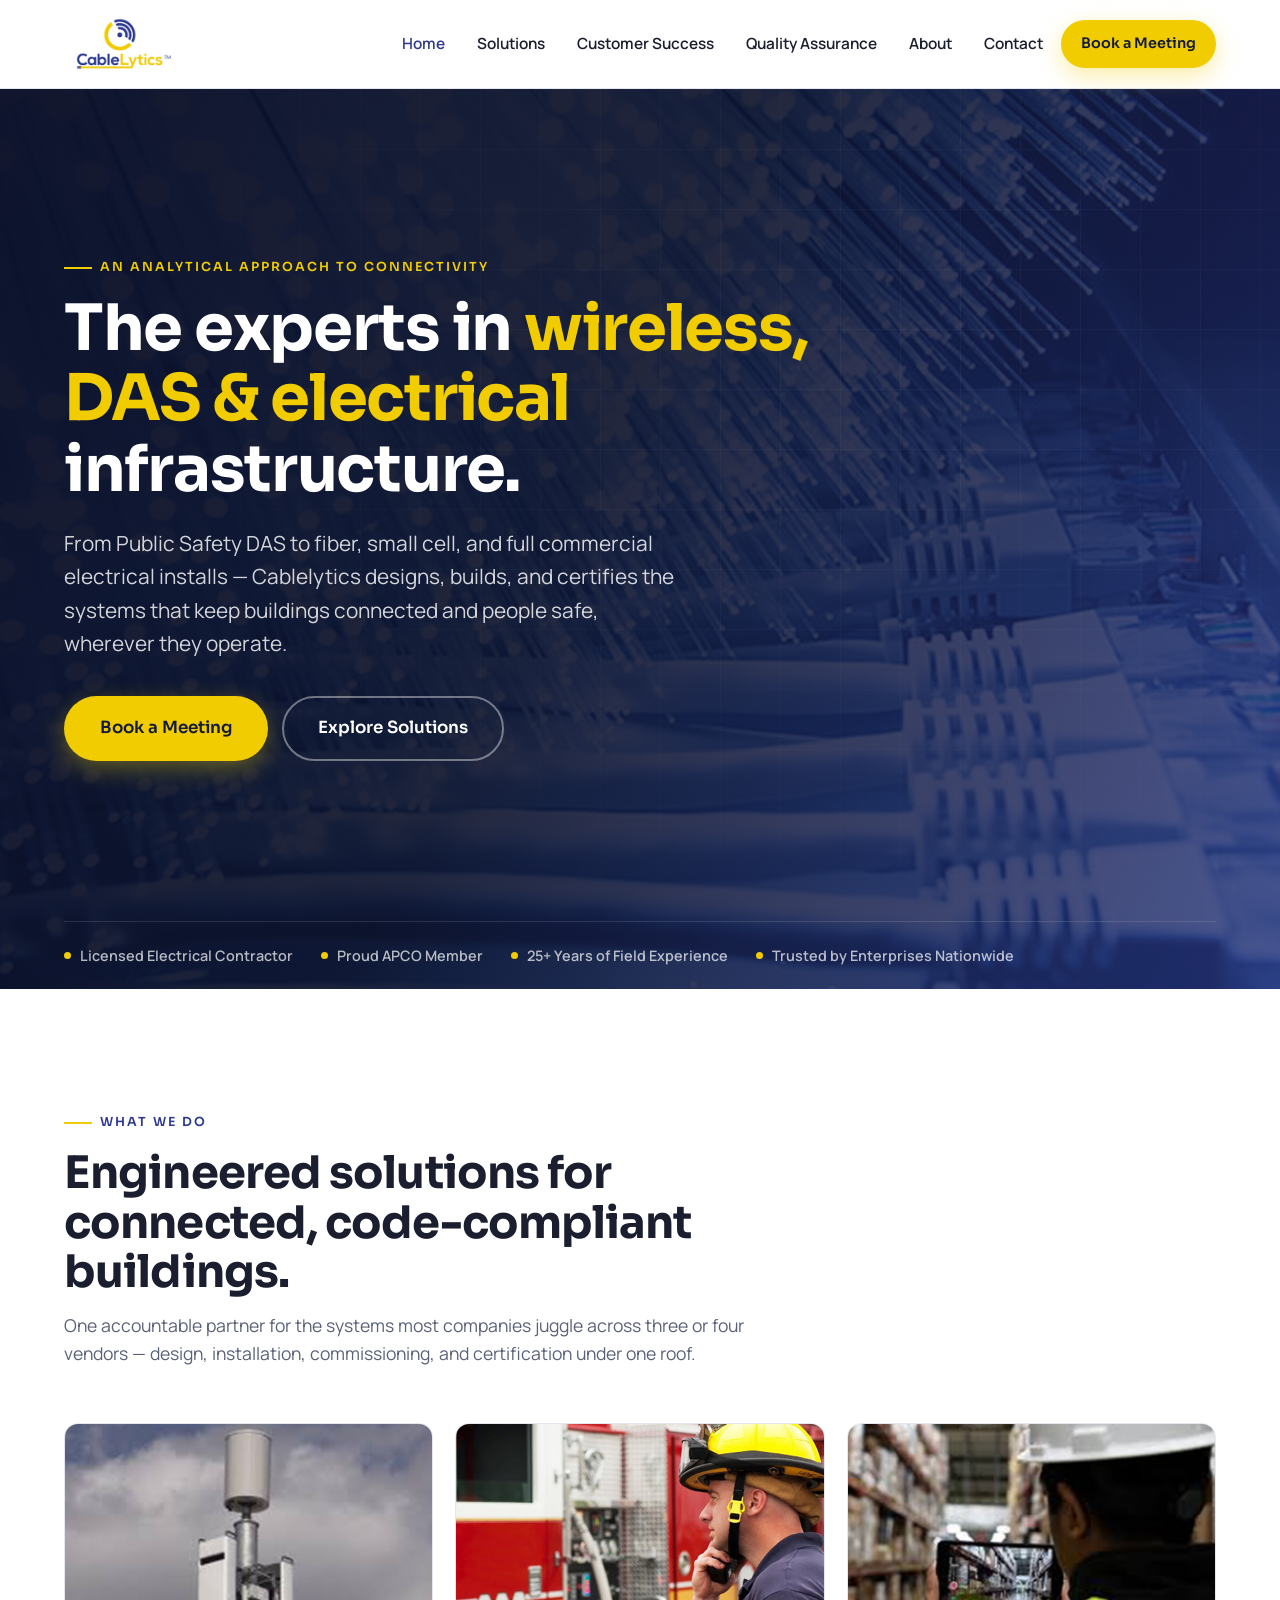
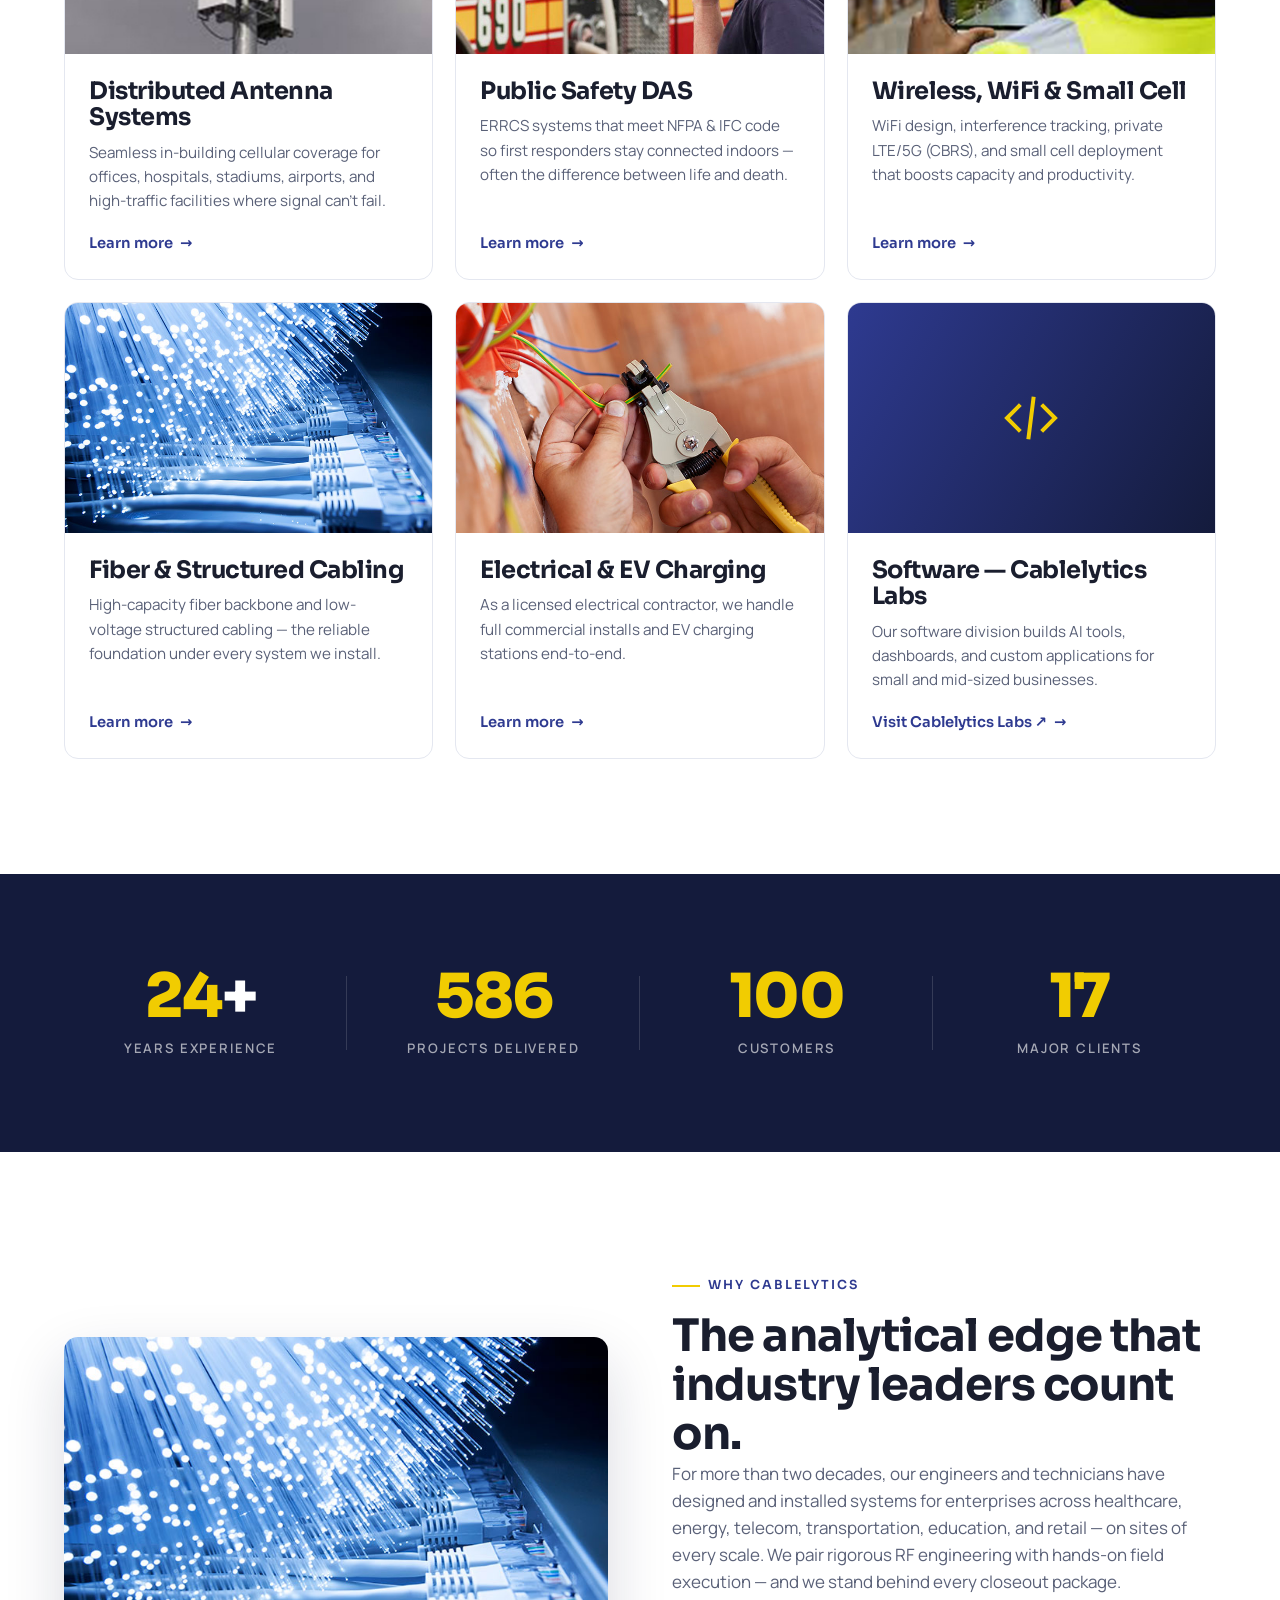
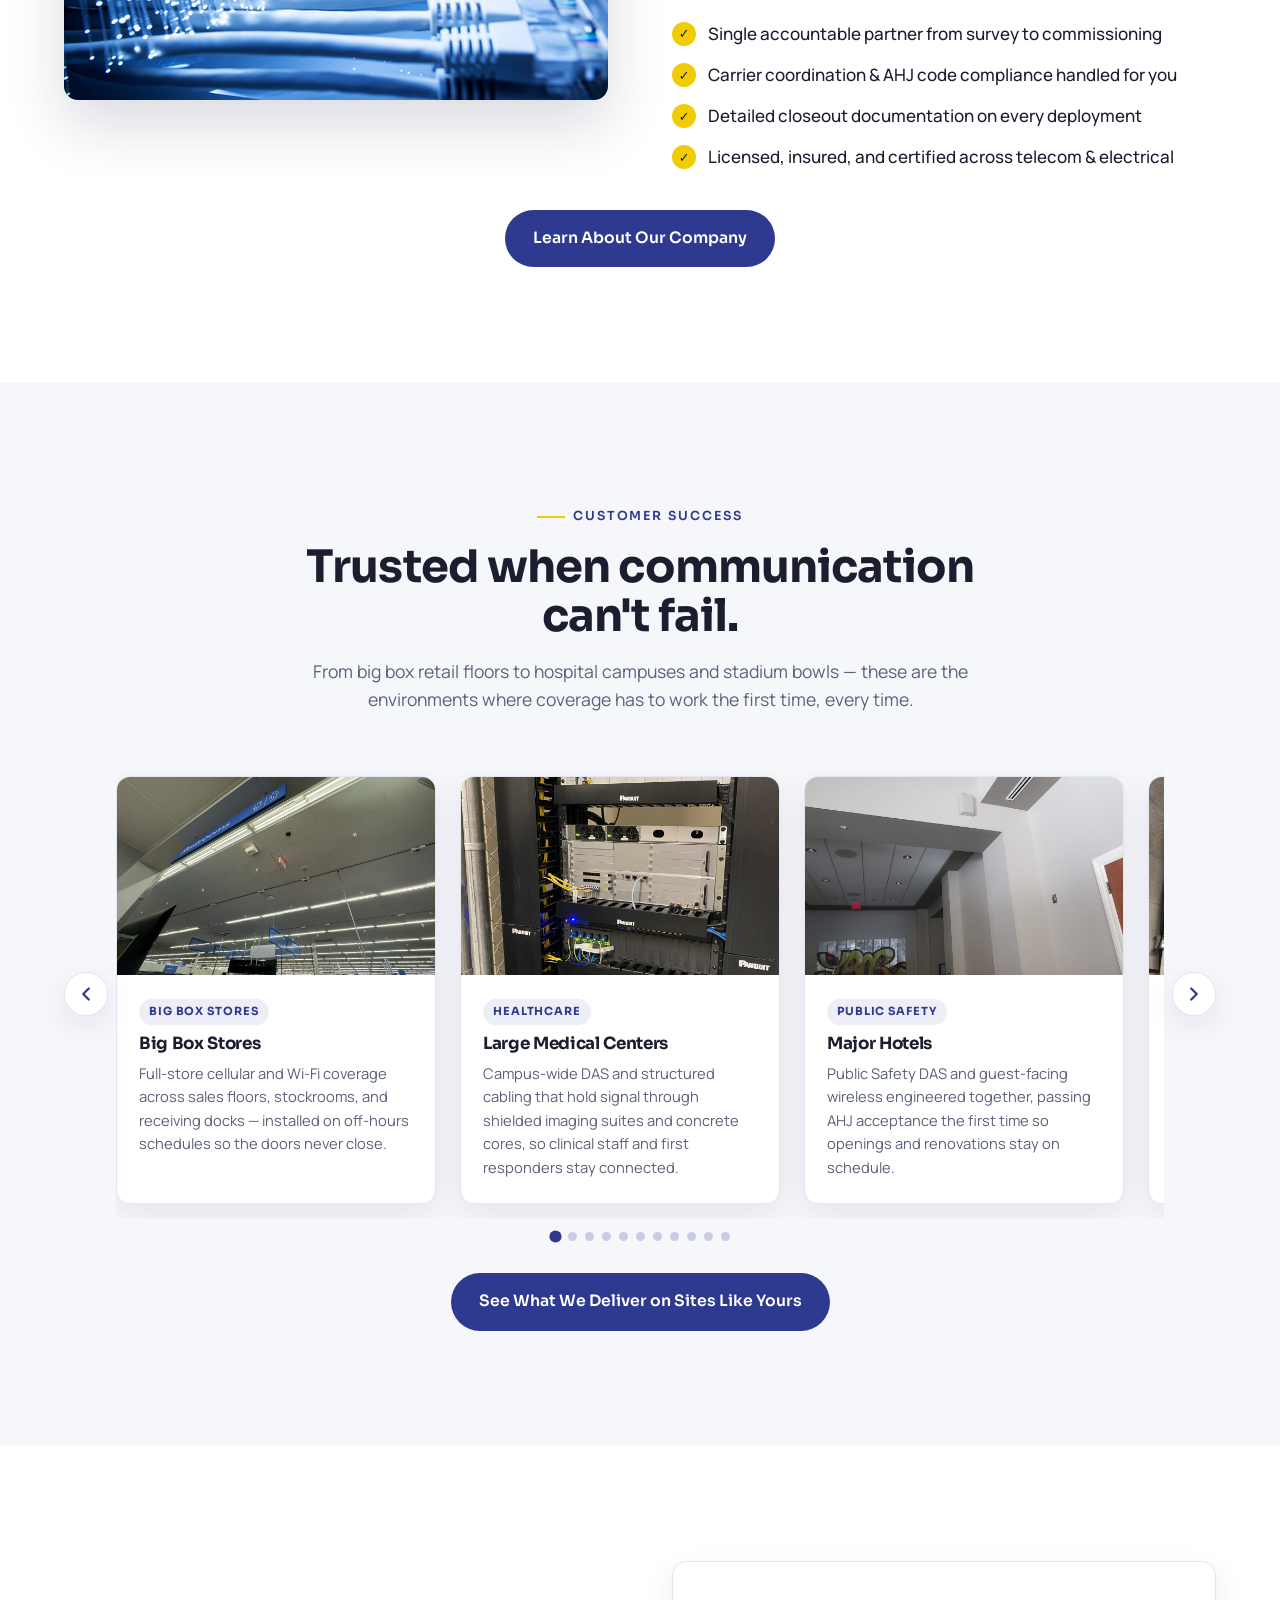
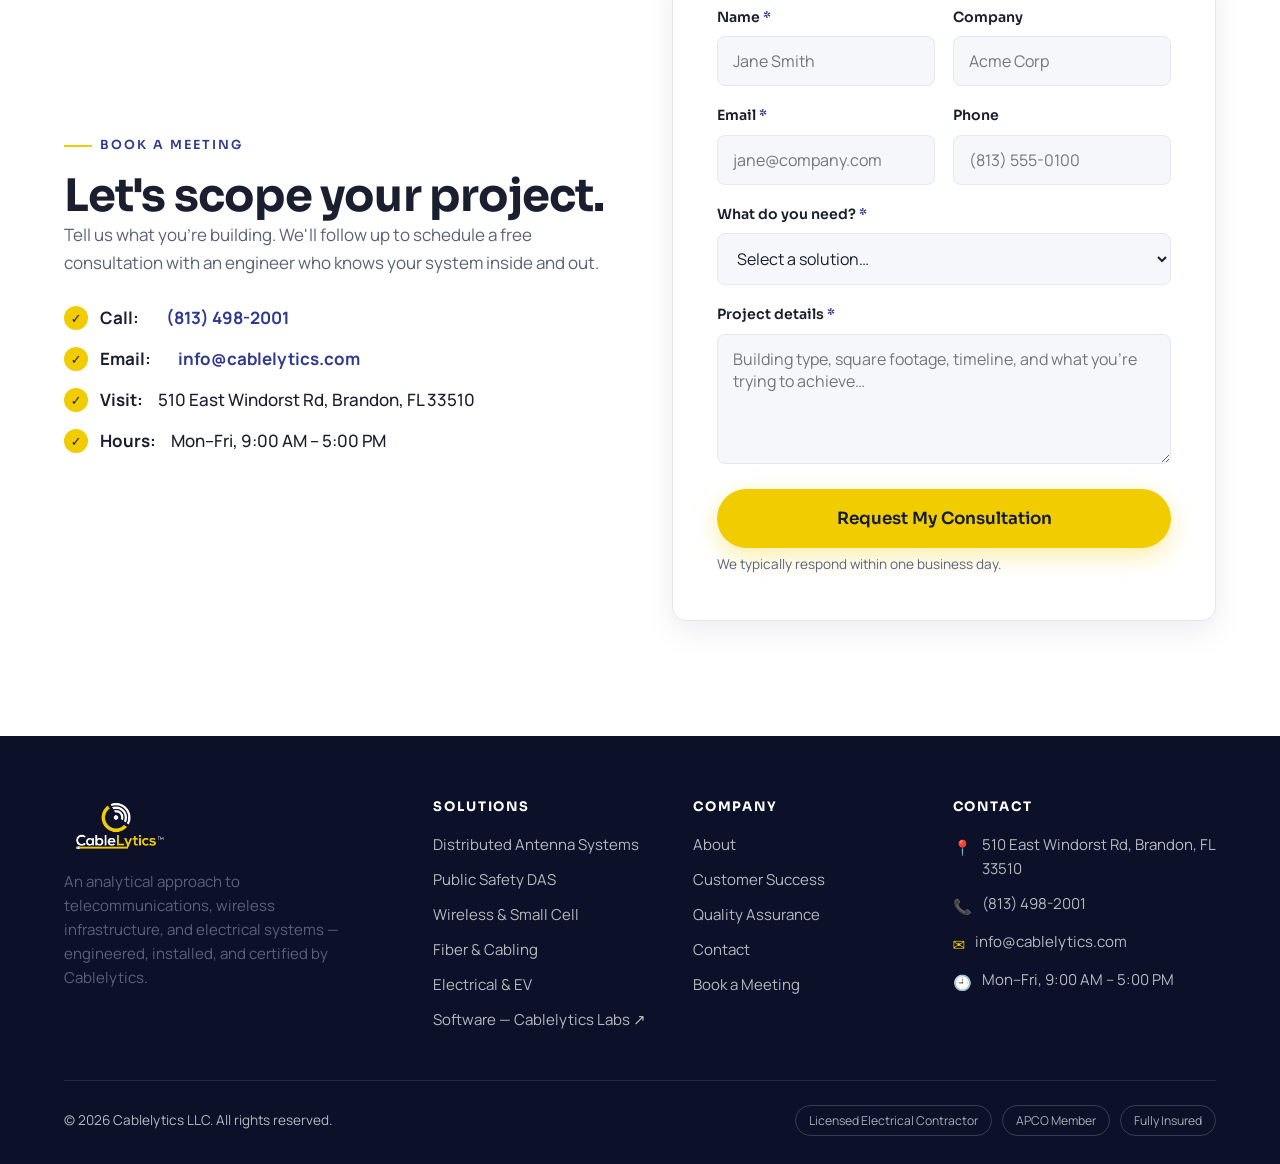
<file: index.html>
<!DOCTYPE html>
<!-- ============================================================================
     CABLELYTICS — HOME PAGE
     ----------------------------------------------------------------------------
     HOW THIS FILE IS ORGANIZED (search for these comment markers to jump around):
       [HEAD]        — page title, description, fonts
       [HEADER]      — top navigation + Solutions dropdown  (same on every page)
       [HERO]        — big intro banner
       [SOLUTIONS]   — services cards
       [STATS]       — the 25 / 587 / 101 / 18 numbers
       [WHY]         — credibility / why choose us
       [TESTIMONIAL] — customer quotes
       [CONTACT]     — Book-a-meeting form (Netlify)
       [FOOTER]      — bottom of every page

     TO EDIT TEXT: just change the words between the tags. To add a section,
     copy an existing <section>…</section> block and edit it.
     ========================================================================= -->
<html lang="en">
<head>
  <!-- ===================== [HEAD] ===================== -->
  <meta charset="UTF-8" />
  <meta name="viewport" content="width=device-width, initial-scale=1.0" />
  <title>Cablelytics | Telecommunications, Electrical &amp; DAS Infrastructure Experts</title>
  <meta name="description" content="Cablelytics designs and installs Distributed Antenna Systems (DAS), Public Safety DAS, wireless networks, fiber, and full commercial electrical systems for enterprises everywhere. Certified, analytical, and trusted by industry leaders." />

  <!-- Favicon -->
  <link rel="icon" type="image/x-icon" href="assets/favicon.ico" />
  <link rel="icon" type="image/png" sizes="32x32" href="assets/favicon-32.png" />
  <link rel="apple-touch-icon" href="assets/apple-touch-icon.png" />

  <!-- Google Fonts: Sora (headlines) + Manrope (body) -->
  <link rel="preconnect" href="https://fonts.googleapis.com" />
  <link rel="preconnect" href="https://fonts.gstatic.com" crossorigin />
  <link href="https://fonts.googleapis.com/css2?family=Sora:wght@400;600;700;800&family=Manrope:wght@400;500;600;700&display=swap" rel="stylesheet" />

  <!-- Site stylesheet -->
  <link rel="stylesheet" href="assets/styles.css" />
</head>
<body>

  <!-- ===================== [HEADER] =====================
       This header block is identical on every page. If you change a nav link,
       update it on every .html file (home, solutions, success, quality,
       about, contact). -->
  <header class="site-header">
    <nav class="nav container" aria-label="Main navigation">
      <a href="index.html" class="nav__logo" aria-label="Cablelytics home">
        <img src="assets/cablelytics-logo.png" alt="Cablelytics" />
      </a>

      <ul class="nav__links" id="navLinks">
        <li><a class="nav__link is-active" href="index.html">Home</a></li>

        <li><a class="nav__link" href="solutions.html">Solutions</a></li>

        <li><a class="nav__link" href="success.html">Customer Success</a></li>
        <li><a class="nav__link" href="quality.html">Quality Assurance</a></li>
        <li><a class="nav__link" href="about.html">About</a></li>
        <li><a class="nav__link" href="contact.html">Contact</a></li>
        <li class="nav__cta"><a class="btn btn--gold btn--sm" href="contact.html#book">Book a Meeting</a></li>
      </ul>

      <button class="nav__toggle" id="navToggle" aria-label="Open menu" aria-expanded="false" aria-controls="navLinks">
        <span></span><span></span><span></span>
      </button>
    </nav>
  </header>

  <main>
    <!-- ===================== [HERO] ===================== -->
    <section class="hero">
      <div class="hero__bg" aria-hidden="true"></div>
      <div class="hero__overlay" aria-hidden="true"></div>
      <div class="hero__grid" aria-hidden="true"></div>
      <div class="container">
        <div class="hero__inner">
          <span class="eyebrow" style="color:var(--gold)">An Analytical Approach to Connectivity</span>
          <h1>The experts in <span class="accent">wireless, DAS &amp; electrical</span> infrastructure.</h1>
          <p class="hero__sub">From Public Safety DAS to fiber, small cell, and full commercial electrical installs — Cablelytics designs, builds, and certifies the systems that keep buildings connected and people safe, wherever they operate.</p>
          <div class="hero__cta">
            <a class="btn btn--gold btn--lg" href="contact.html#book">Book a Meeting</a>
            <a class="btn btn--ghost-light btn--lg" href="solutions.html">Explore Solutions</a>
          </div>
        </div>
        <!-- Trust strip: quick credibility signals -->
        <div class="hero__trust">
          <span><i class="dot"></i> Licensed Electrical Contractor</span>
          <span><i class="dot"></i> Proud APCO Member</span>
          <span><i class="dot"></i> 25+ Years of Field Experience</span>
          <span><i class="dot"></i> Trusted by Enterprises Nationwide</span>
        </div>
      </div>
    </section>

    <!-- ===================== [SOLUTIONS] ===================== -->
    <section class="section" id="solutions">
      <div class="container">
        <div class="section-head">
          <span class="eyebrow">What We Do</span>
          <h2>Engineered solutions for connected, code-compliant buildings.</h2>
          <p>One accountable partner for the systems most companies juggle across three or four vendors — design, installation, commissioning, and certification under one roof.</p>
        </div>

        <div class="solutions-grid">
          <!-- Card 1 -->
          <article class="solution-card reveal">
            <div class="solution-card__media"><img src="assets/small-cell.jpg" alt="Distributed antenna system equipment" loading="lazy" /></div>
            <div class="solution-card__body">
              <h3>Distributed Antenna Systems</h3>
              <p>Seamless in-building cellular coverage for offices, hospitals, stadiums, airports, and high-traffic facilities where signal can't fail.</p>
              <a class="solution-card__link" href="solutions.html#das">Learn more</a>
            </div>
          </article>
          <!-- Card 2 -->
          <article class="solution-card reveal">
            <div class="solution-card__media"><img src="assets/public-safety.jpg" alt="Firefighter relying on public safety communications" loading="lazy" /></div>
            <div class="solution-card__body">
              <h3>Public Safety DAS</h3>
              <p>ERRCS systems that meet NFPA &amp; IFC code so first responders stay connected indoors — often the difference between life and death.</p>
              <a class="solution-card__link" href="solutions.html#public-safety">Learn more</a>
            </div>
          </article>
          <!-- Card 3 -->
          <article class="solution-card reveal">
            <div class="solution-card__media"><img src="assets/cbrs.jpg" alt="Wireless and small cell antenna" loading="lazy" /></div>
            <div class="solution-card__body">
              <h3>Wireless, WiFi &amp; Small Cell</h3>
              <p>WiFi design, interference tracking, private LTE/5G (CBRS), and small cell deployment that boosts capacity and productivity.</p>
              <a class="solution-card__link" href="solutions.html#wireless">Learn more</a>
            </div>
          </article>
          <!-- Card 4 -->
          <article class="solution-card reveal">
            <div class="solution-card__media"><img src="assets/fiber-optics.jpg" alt="Fiber optic cabling" loading="lazy" /></div>
            <div class="solution-card__body">
              <h3>Fiber &amp; Structured Cabling</h3>
              <p>High-capacity fiber backbone and low-voltage structured cabling — the reliable foundation under every system we install.</p>
              <a class="solution-card__link" href="solutions.html#fiber">Learn more</a>
            </div>
          </article>
          <!-- Card 5 -->
          <article class="solution-card reveal">
            <div class="solution-card__media"><img src="assets/electrical.jpg" alt="Electrical installation work" loading="lazy" /></div>
            <div class="solution-card__body">
              <h3>Electrical &amp; EV Charging</h3>
              <p>As a licensed electrical contractor, we handle full commercial installs and EV charging stations end-to-end.</p>
              <a class="solution-card__link" href="solutions.html#electrical">Learn more</a>
            </div>
          </article>
          <!-- Card 6 — Software (Cablelytics Labs) external -->
          <article class="solution-card reveal">
            <div class="solution-card__media" style="background:linear-gradient(120deg,var(--blue),var(--navy));display:grid;place-items:center">
              <svg width="64" height="64" viewBox="0 0 24 24" fill="none" stroke="#F1CC01" stroke-width="1.5" aria-hidden="true"><path d="m8 17-5-5 5-5M16 7l5 5-5 5M13 4l-2 16"/></svg>
            </div>
            <div class="solution-card__body">
              <h3>Software — Cablelytics Labs</h3>
              <p>Our software division builds AI tools, dashboards, and custom applications for small and mid-sized businesses.</p>
              <a class="solution-card__link" href="https://cablelyticslabs.io" target="_blank" rel="noopener">Visit Cablelytics Labs ↗</a>
            </div>
          </article>
        </div>
      </div>
    </section>

    <!-- ===================== [STATS] =====================
         Numbers count up when scrolled into view. Edit the data-count value
         AND the visible number, plus the label below it. -->
    <section class="section section--dark section--tight">
      <div class="container">
        <div class="stats">
          <div class="stat reveal">
            <div class="stat__num"><span data-count="25">0</span><span class="suffix">+</span></div>
            <div class="stat__label">Years Experience</div>
          </div>
          <div class="stat reveal">
            <div class="stat__num"><span data-count="587">0</span></div>
            <div class="stat__label">Projects Delivered</div>
          </div>
          <div class="stat reveal">
            <div class="stat__num"><span data-count="101">0</span></div>
            <div class="stat__label">Customers</div>
          </div>
          <div class="stat reveal">
            <div class="stat__num"><span data-count="18">0</span></div>
            <div class="stat__label">Major Clients</div>
          </div>
        </div>
      </div>
    </section>

    <!-- ===================== [WHY] — credibility split ===================== -->
    <section class="section">
      <div class="container">
        <div class="split">
          <div class="split__media reveal">
            <img src="assets/fiber-optics.jpg" alt="Fiber optic network installation by Cablelytics" loading="lazy" />
          </div>
          <div class="reveal">
            <span class="eyebrow">Why Cablelytics</span>
            <h2>The analytical edge that industry leaders count on.</h2>
            <p>For more than two decades, our engineers and technicians have designed and installed systems for enterprises across healthcare, energy, telecom, transportation, education, and retail — on sites of every scale. We pair rigorous RF engineering with hands-on field execution — and we stand behind every closeout package.</p>
            <ul class="checklist">
              <li>Single accountable partner from survey to commissioning</li>
              <li>Carrier coordination &amp; AHJ code compliance handled for you</li>
              <li>Detailed closeout documentation on every deployment</li>
              <li>Licensed, insured, and certified across telecom &amp; electrical</li>
            </ul>
          </div>
        </div>

        <!-- Button sits OUTSIDE the two-column .split grid so it can center on
             the full page width instead of within the right-hand column. -->
        <div class="btn-center" style="margin-top:40px">
          <a class="btn btn--blue" href="about.html">Learn About Our Company</a>
        </div>
      </div>
    </section>

    <!-- ===================== [CUSTOMER SUCCESS CAROUSEL] =====================
         An auto-scrolling row of the site types we build for. The card list is
         duplicated below (aria-hidden on the copy) so the loop is seamless —
         if you add or remove a card, do it in BOTH lists.
         Speed is controlled by .marquee__track animation-duration in styles.css.
         ==================================================================== -->
    <section class="section section--cloud section--marquee">
      <div class="container">
        <div class="section-head center">
          <span class="eyebrow">Customer Success</span>
          <h2>Trusted when communication can't fail.</h2>
          <p class="lede" style="max-width:720px;margin:16px auto 0">From big box retail floors to hospital campuses and stadium bowls — these are the environments where coverage has to work the first time, every time.</p>
        </div>
      </div>

      <div class="container">
      <div class="carousel" data-carousel>
        <button class="carousel__arrow carousel__arrow--prev" type="button" aria-label="Previous projects" data-carousel-prev>
          <svg width="22" height="22" viewBox="0 0 24 24" fill="none" stroke="currentColor" stroke-width="2.5" stroke-linecap="round" stroke-linejoin="round"><path d="M15 18l-6-6 6-6"/></svg>
        </button>

        <div class="carousel__viewport" data-carousel-viewport role="region" aria-label="Project types Cablelytics delivers">
          <div class="carousel__track" data-carousel-track>
            <article class="sector-card">
              <div class="sector-card__media"><img src="assets/projects/bigbox-retail.jpg" alt="Big Box Stores project by Cablelytics" loading="lazy" /></div>
              <div class="sector-card__body">
                <span class="sector-card__tag">Big Box Stores</span>
                <h3>Big Box Stores</h3>
                <p>Full-store cellular and Wi-Fi coverage across sales floors, stockrooms, and receiving docks — installed on off-hours schedules so the doors never close.</p>
              </div>
            </article>
            <article class="sector-card">
              <div class="sector-card__media"><img src="assets/projects/medical-tr.jpg" alt="Structured cabling and network equipment inside a medical center telecommunications room" loading="lazy" /></div>
              <div class="sector-card__body">
                <span class="sector-card__tag">Healthcare</span>
                <h3>Large Medical Centers</h3>
                <p>Campus-wide DAS and structured cabling that hold signal through shielded imaging suites and concrete cores, so clinical staff and first responders stay connected.</p>
              </div>
            </article>
            <article class="sector-card">
              <div class="sector-card__media"><img src="assets/projects/hotels-corridor.jpg" alt="Ceiling-mounted DAS antenna providing wireless coverage in a hotel corridor and lobby" loading="lazy" /></div>
              <div class="sector-card__body">
                <span class="sector-card__tag">Public Safety</span>
                <h3>Major Hotels</h3>
                <p>Public Safety DAS and guest-facing wireless engineered together, passing AHJ acceptance the first time so openings and renovations stay on schedule.</p>
              </div>
            </article>
            <article class="sector-card">
              <div class="sector-card__media"><img src="assets/projects/convention-das.jpg" alt="DAS remote unit and Corning fiber enclosure mounted in a convention center equipment room" loading="lazy" /></div>
              <div class="sector-card__body">
                <span class="sector-card__tag">Convention Centers</span>
                <h3>Large Convention Centers</h3>
                <p>High-density DAS and fiber backbone built for exhibit halls that go from empty to twenty thousand people overnight without dropping a connection.</p>
              </div>
            </article>
            <article class="sector-card">
              <div class="sector-card__media"><img src="assets/projects/university-mdf.jpg" alt="CommScope DAS headend and fiber distribution rack in a university main distribution frame" loading="lazy" /></div>
              <div class="sector-card__body">
                <span class="sector-card__tag">Higher Education</span>
                <h3>Large Universities</h3>
                <p>Multi-building fiber, wireless, and DAS tied into one documented network — deployed in phases around academic calendars and move-in weekends.</p>
              </div>
            </article>
            <article class="sector-card">
              <div class="sector-card__media"><img src="assets/projects/stadium-voltserver.jpg" alt="VoltServer digital electricity receiver and DAS equipment mounted above a stadium bowl" loading="lazy" /></div>
              <div class="sector-card__body">
                <span class="sector-card__tag">Stadiums</span>
                <h3>Professional Sports Stadiums</h3>
                <p>Bowl-wide coverage and public safety communications designed for peak-crowd load, with monitored backup power keeping emergency radio live.</p>
              </div>
            </article>
            <article class="sector-card">
              <div class="sector-card__media"><img src="assets/projects/warehouse-racking.jpg" alt="Large Warehouses project by Cablelytics" loading="lazy" /></div>
              <div class="sector-card__body">
                <span class="sector-card__tag">Warehouses</span>
                <h3>Large Warehouses</h3>
                <p>RF-modeled coverage through steel racking and refrigerated zones so scanners, forklifts, and safety radios stay online end to end.</p>
              </div>
            </article>
            <article class="sector-card">
              <div class="sector-card__media"><img src="assets/projects/schools-antenna.jpg" alt="Exterior DAS antenna and wireless access point mounted at a school entrance" loading="lazy" /></div>
              <div class="sector-card__body">
                <span class="sector-card__tag">Electrical</span>
                <h3>Large Schools</h3>
                <p>Low-voltage cabling, wireless, and licensed electrical from one accountable team — completed inside summer break windows.</p>
              </div>
            </article>
            <article class="sector-card">
              <div class="sector-card__media"><img src="assets/projects/amusement-park.jpg" alt="Aerial view of an amusement park roller coaster and midway served by distributed wireless coverage" loading="lazy" /></div>
              <div class="sector-card__body">
                <span class="sector-card__tag">Amusement Parks</span>
                <h3>Amusement Parks</h3>
                <p>Outdoor-rated distributed coverage across midways, queues, and back-of-house, engineered to survive weather, vibration, and constant crowd density.</p>
              </div>
            </article>
            <article class="sector-card">
              <div class="sector-card__media"><img src="assets/projects/firestation-bda.jpg" alt="Comba CriticalPoint public safety BDA and battery backup unit installed at a fire station" loading="lazy" /></div>
              <div class="sector-card__body">
                <span class="sector-card__tag">Public Sector</span>
                <h3>Fire Stations</h3>
                <p>Hardened communications, alerting infrastructure, and backup power for facilities where a dropped signal is never an acceptable outcome.</p>
              </div>
            </article>
            <article class="sector-card">
              <div class="sector-card__media"><img src="assets/projects/dealership-service-bay.jpg" alt="Hunter wheel alignment system and service bay equipment at an automotive dealership" loading="lazy" /></div>
              <div class="sector-card__body">
                <span class="sector-card__tag">Automotive</span>
                <h3>Dealerships</h3>
                <p>Showroom, service bay, and lot-wide coverage on a single documented system that keeps sales tablets and service tickets moving.</p>
              </div>
            </article>
          </div>
        </div>

        <button class="carousel__arrow carousel__arrow--next" type="button" aria-label="Next projects" data-carousel-next>
          <svg width="22" height="22" viewBox="0 0 24 24" fill="none" stroke="currentColor" stroke-width="2.5" stroke-linecap="round" stroke-linejoin="round"><path d="M9 18l6-6-6-6"/></svg>
        </button>
      </div>

      <div class="carousel__dots" data-carousel-dots aria-label="Jump to project"></div>
      </div>

      <div class="container btn-center" style="margin-top:32px">
        <a class="btn btn--blue" href="success.html">See What We Deliver on Sites Like Yours</a>
      </div>
    </section>

    <!-- ===================== [CONTACT] — Netlify form ===================== -->
    <section class="section" id="book">
      <div class="container">
        <div class="split">
          <div class="reveal">
            <span class="eyebrow">Book a Meeting</span>
            <h2>Let's scope your project.</h2>
            <p>Tell us what you're building. We'll follow up to schedule a free consultation with an engineer who knows your system inside and out.</p>

            <!-- Quick contact facts -->
            <ul class="checklist" style="margin-top:28px">
              <li><strong>Call:</strong>&nbsp;<a href="tel:+18134982001" style="color:var(--blue);font-weight:700">(813) 498-2001</a></li>
              <li><strong>Email:</strong>&nbsp;<a href="mailto:info@cablelytics.com" style="color:var(--blue);font-weight:700">info@cablelytics.com</a></li>
              <li><strong>Visit:</strong>&nbsp;510 East Windorst Rd, Brandon, FL 33510</li>
              <li><strong>Hours:</strong>&nbsp;Mon–Fri, 9:00 AM – 5:00 PM</li>
            </ul>
          </div>

          <!-- ↓↓↓ NETLIFY CONTACT FORM ↓↓↓
               data-netlify="true" enables Netlify form capture.
               The hidden "form-name" input is REQUIRED by Netlify.
               Submissions appear in your Netlify dashboard → Forms. -->
          <div class="form-card reveal">
            <form name="contact" method="POST" data-netlify="true" netlify-honeypot="bot-field" action="/thank-you.html">
              <!-- Required hidden field so Netlify knows which form this is -->
              <input type="hidden" name="form-name" value="contact" />
              <!-- Honeypot field to fight spam (hidden from people) -->
              <p class="hidden-field">
                <label>Don't fill this out: <input name="bot-field" /></label>
              </p>

              <div class="field-row">
                <div class="field">
                  <label for="name">Name <span class="req">*</span></label>
                  <input id="name" name="name" type="text" required placeholder="Jane Smith" />
                </div>
                <div class="field">
                  <label for="company">Company</label>
                  <input id="company" name="company" type="text" placeholder="Acme Corp" />
                </div>
              </div>

              <div class="field-row">
                <div class="field">
                  <label for="email">Email <span class="req">*</span></label>
                  <input id="email" name="email" type="email" required placeholder="jane@company.com" />
                </div>
                <div class="field">
                  <label for="phone">Phone</label>
                  <input id="phone" name="phone" type="tel" placeholder="(813) 555-0100" />
                </div>
              </div>

              <div class="field">
                <label for="service">What do you need? <span class="req">*</span></label>
                <select id="service" name="service" required>
                  <option value="" disabled selected>Select a solution…</option>
                  <option>Distributed Antenna Systems (DAS)</option>
                  <option>Public Safety DAS</option>
                  <option>Wireless / WiFi / Small Cell</option>
                  <option>Fiber &amp; Structured Cabling</option>
                  <option>Electrical &amp; EV Charging</option>
                  <option>Software (Cablelytics Labs)</option>
                  <option>Other / Not sure yet</option>
                </select>
              </div>

              <div class="field">
                <label for="message">Project details <span class="req">*</span></label>
                <textarea id="message" name="message" required placeholder="Building type, square footage, timeline, and what you're trying to achieve…"></textarea>
              </div>

              <button type="submit" class="btn btn--gold btn--lg" style="width:100%">Request My Consultation</button>
              <p class="form-note">We typically respond within one business day.</p>
            </form>
          </div>
        </div>
      </div>
    </section>
  </main>

  <!-- ===================== [FOOTER] =====================
       Identical on every page. Update contact info here and copy to all pages. -->
  <footer class="site-footer">
    <div class="container">
      <div class="footer-grid">
        <div class="footer-brand">
          <img src="assets/cablelytics-logo-footer.png" alt="Cablelytics" />
          <p>An analytical approach to telecommunications, wireless infrastructure, and electrical systems — engineered, installed, and certified by Cablelytics.</p>
        </div>
        <div class="footer-col">
          <h4>Solutions</h4>
          <ul>
            <li><a href="solutions.html#das">Distributed Antenna Systems</a></li>
            <li><a href="solutions.html#public-safety">Public Safety DAS</a></li>
            <li><a href="solutions.html#wireless">Wireless &amp; Small Cell</a></li>
            <li><a href="solutions.html#fiber">Fiber &amp; Cabling</a></li>
            <li><a href="solutions.html#electrical">Electrical &amp; EV</a></li>
            <li><a href="https://cablelyticslabs.io" target="_blank" rel="noopener">Software — Cablelytics Labs ↗</a></li>
          </ul>
        </div>
        <div class="footer-col">
          <h4>Company</h4>
          <ul>
            <li><a href="about.html">About</a></li>
            <li><a href="success.html">Customer Success</a></li>
            <li><a href="quality.html">Quality Assurance</a></li>
            <li><a href="contact.html">Contact</a></li>
            <li><a href="contact.html#book">Book a Meeting</a></li>
          </ul>
        </div>
        <div class="footer-col">
          <h4>Contact</h4>
          <ul class="footer-contact">
            <li><span class="ico" aria-hidden="true">📍</span> 510 East Windorst Rd, Brandon, FL 33510</li>
            <li><span class="ico" aria-hidden="true">📞</span> <a href="tel:+18134982001">(813) 498-2001</a></li>
            <li><span class="ico" aria-hidden="true">✉️</span> <a href="mailto:info@cablelytics.com">info@cablelytics.com</a></li>
            <li><span class="ico" aria-hidden="true">🕘</span> Mon–Fri, 9:00 AM – 5:00 PM</li>
          </ul>
        </div>
      </div>
      <div class="footer-bottom">
        <span>© 2026 Cablelytics LLC. All rights reserved.</span>
        <div class="footer-badges">
          <span>Licensed Electrical Contractor</span>
          <span>APCO Member</span>
          <span>Fully Insured</span>
        </div>
      </div>
    </div>
  </footer>

  <!-- Site JavaScript (menu, dropdown, reveal, counters) -->
  <script src="assets/main.js"></script>
</body>
</html>
</file>
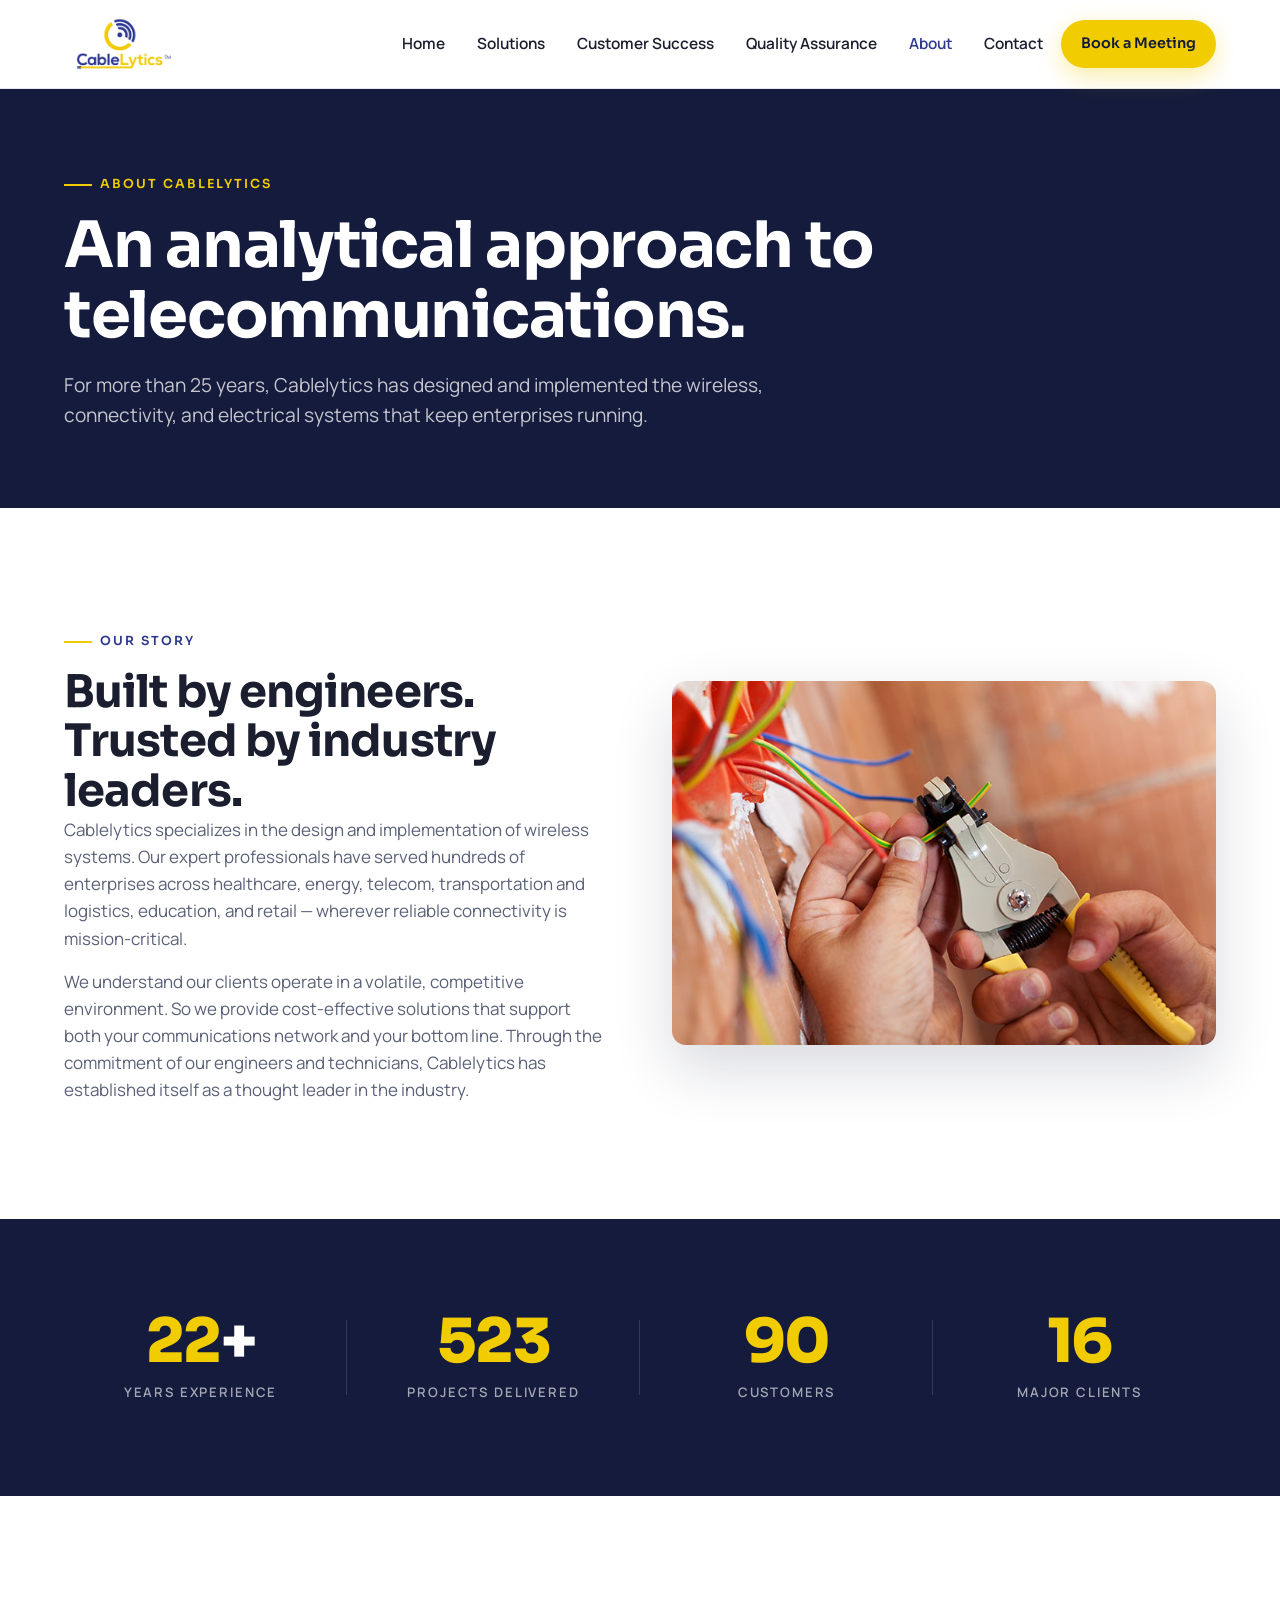
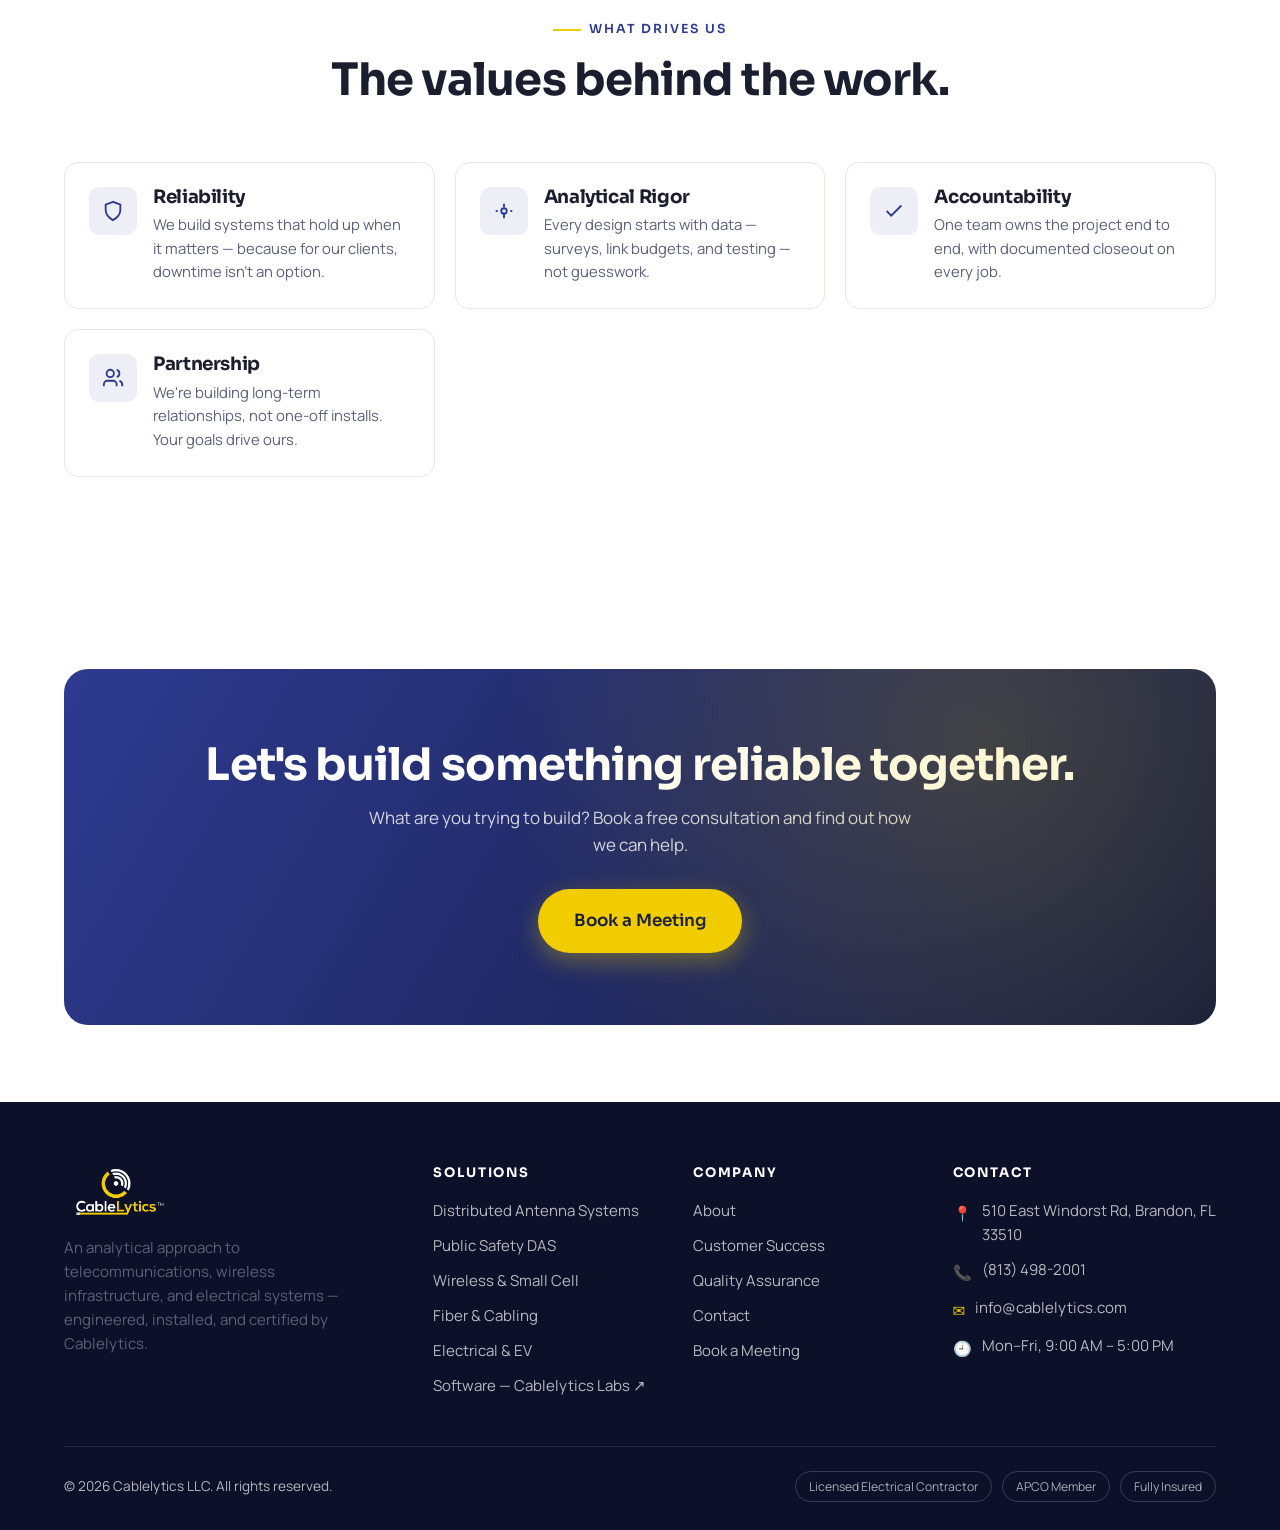
<file: about.html>
<!DOCTYPE html>
<html lang="en">
<head>
  <meta charset="UTF-8" />
  <meta name="viewport" content="width=device-width, initial-scale=1.0" />
  <title>About | Cablelytics — 25+ Years in Telecom &amp; Electrical</title>
  <meta name="description" content="Cablelytics has designed and implemented wireless, connectivity, and electrical systems for hundreds of enterprises for over 25 years. Learn about our story and values." />
  <link rel="icon" type="image/x-icon" href="assets/favicon.ico" />
  <link rel="icon" type="image/png" sizes="32x32" href="assets/favicon-32.png" />
  <link rel="apple-touch-icon" href="assets/apple-touch-icon.png" />
  <link rel="preconnect" href="https://fonts.googleapis.com" />
  <link rel="preconnect" href="https://fonts.gstatic.com" crossorigin />
  <link href="https://fonts.googleapis.com/css2?family=Sora:wght@400;600;700;800&family=Manrope:wght@400;500;600;700&display=swap" rel="stylesheet" />
  <link rel="stylesheet" href="assets/styles.css" />
</head>
<body>
  <!-- ===================== [HEADER] (same on every page) ===================== -->
  <header class="site-header">
    <nav class="nav container" aria-label="Main navigation">
      <a href="index.html" class="nav__logo" aria-label="Cablelytics home"><img src="assets/cablelytics-logo.png" alt="Cablelytics" /></a>
      <ul class="nav__links" id="navLinks">
        <li><a class="nav__link" href="index.html">Home</a></li>
        <li><a class="nav__link" href="solutions.html">Solutions</a></li>
        <li><a class="nav__link" href="success.html">Customer Success</a></li>
        <li><a class="nav__link" href="quality.html">Quality Assurance</a></li>
        <li><a class="nav__link is-active" href="about.html">About</a></li>
        <li><a class="nav__link" href="contact.html">Contact</a></li>
        <li class="nav__cta"><a class="btn btn--gold btn--sm" href="contact.html#book">Book a Meeting</a></li>
      </ul>
      <button class="nav__toggle" id="navToggle" aria-label="Open menu" aria-expanded="false" aria-controls="navLinks"><span></span><span></span><span></span></button>
    </nav>
  </header>

  <main>
    <section class="section section--dark section--tight">
      <div class="container">
        <span class="eyebrow">About Cablelytics</span>
        <h1 style="max-width:860px">An analytical approach to telecommunications.</h1>
        <p class="lede" style="color:rgba(255,255,255,0.75);max-width:700px;margin-top:18px">For more than 25 years, Cablelytics has designed and implemented the wireless, connectivity, and electrical systems that keep enterprises running.</p>
      </div>
    </section>

    <section class="section">
      <div class="container">
        <div class="split">
          <div class="reveal">
            <span class="eyebrow">Our Story</span>
            <h2>Built by engineers. Trusted by industry leaders.</h2>
            <p>Cablelytics specializes in the design and implementation of wireless systems. Our expert professionals have served hundreds of enterprises across healthcare, energy, telecom, transportation and logistics, education, and retail — wherever reliable connectivity is mission-critical.</p>
            <p style="margin-top:16px">We understand our clients operate in a volatile, competitive environment. So we provide cost-effective solutions that support both your communications network and your bottom line. Through the commitment of our engineers and technicians, Cablelytics has established itself as a thought leader in the industry.</p>
          </div>
          <div class="split__media reveal"><img src="assets/electrical.jpg" alt="Cablelytics technician at work" loading="lazy" /></div>
        </div>
      </div>
    </section>

    <!-- Stats repeat for credibility -->
    <section class="section section--dark section--tight">
      <div class="container">
        <div class="stats">
          <div class="stat reveal"><div class="stat__num"><span data-count="25">0</span><span class="suffix">+</span></div><div class="stat__label">Years Experience</div></div>
          <div class="stat reveal"><div class="stat__num"><span data-count="587">0</span></div><div class="stat__label">Projects Delivered</div></div>
          <div class="stat reveal"><div class="stat__num"><span data-count="101">0</span></div><div class="stat__label">Customers</div></div>
          <div class="stat reveal"><div class="stat__num"><span data-count="18">0</span></div><div class="stat__label">Major Clients</div></div>
        </div>
      </div>
    </section>

    <!-- Values -->
    <section class="section">
      <div class="container">
        <div class="section-head center"><span class="eyebrow">What Drives Us</span><h2>The values behind the work.</h2></div>
        <div class="feature-list">
          <div class="feature reveal"><span class="ico"><svg width="22" height="22" viewBox="0 0 24 24" fill="none" stroke="currentColor" stroke-width="2"><path d="M12 2 4 5v6c0 5 3.5 8.5 8 11 4.5-2.5 8-6 8-11V5l-8-3Z"/></svg></span><div><h3>Reliability</h3><p>We build systems that hold up when it matters — because for our clients, downtime isn't an option.</p></div></div>
          <div class="feature reveal"><span class="ico"><svg width="22" height="22" viewBox="0 0 24 24" fill="none" stroke="currentColor" stroke-width="2"><path d="M12 20v-6M12 8V4M5 12H3m18 0h-2"/><circle cx="12" cy="12" r="3"/></svg></span><div><h3>Analytical Rigor</h3><p>Every design starts with data — surveys, link budgets, and testing — not guesswork.</p></div></div>
          <div class="feature reveal"><span class="ico"><svg width="22" height="22" viewBox="0 0 24 24" fill="none" stroke="currentColor" stroke-width="2"><path d="M20 6 9 17l-5-5"/></svg></span><div><h3>Accountability</h3><p>One team owns the project end to end, with documented closeout on every job.</p></div></div>
          <div class="feature reveal"><span class="ico"><svg width="22" height="22" viewBox="0 0 24 24" fill="none" stroke="currentColor" stroke-width="2"><path d="M16 21v-2a4 4 0 0 0-4-4H6a4 4 0 0 0-4 4v2M9 11a4 4 0 1 0 0-8 4 4 0 0 0 0 8Zm13 10v-2a4 4 0 0 0-3-3.87M16 3.13a4 4 0 0 1 0 7.75"/></svg></span><div><h3>Partnership</h3><p>We're building long-term relationships, not one-off installs. Your goals drive ours.</p></div></div>
        </div>
      </div>
    </section>

    <section class="section section--tight">
      <div class="container"><div class="cta-band reveal">
        <h2>Let's build something reliable together.</h2>
        <p>What are you trying to build? Book a free consultation and find out how we can help.</p>
        <a class="btn btn--gold btn--lg" href="contact.html#book">Book a Meeting</a>
      </div></div>
    </section>
  </main>

  <!-- ===================== [FOOTER] ===================== -->
  <footer class="site-footer">
    <div class="container">
      <div class="footer-grid">
        <div class="footer-brand">
          <img src="assets/cablelytics-logo-footer.png" alt="Cablelytics" />
          <p>An analytical approach to telecommunications, wireless infrastructure, and electrical systems — engineered, installed, and certified by Cablelytics.</p>
        </div>
        <div class="footer-col"><h4>Solutions</h4><ul>
          <li><a href="solutions.html#das">Distributed Antenna Systems</a></li>
          <li><a href="solutions.html#public-safety">Public Safety DAS</a></li>
          <li><a href="solutions.html#wireless">Wireless &amp; Small Cell</a></li>
          <li><a href="solutions.html#fiber">Fiber &amp; Cabling</a></li>
          <li><a href="solutions.html#electrical">Electrical &amp; EV</a></li>
          <li><a href="https://cablelyticslabs.io" target="_blank" rel="noopener">Software — Cablelytics Labs ↗</a></li>
        </ul></div>
        <div class="footer-col"><h4>Company</h4><ul>
          <li><a href="about.html">About</a></li>
          <li><a href="success.html">Customer Success</a></li>
          <li><a href="quality.html">Quality Assurance</a></li>
          <li><a href="contact.html">Contact</a></li>
          <li><a href="contact.html#book">Book a Meeting</a></li>
        </ul></div>
        <div class="footer-col"><h4>Contact</h4><ul class="footer-contact">
          <li><span class="ico" aria-hidden="true">📍</span> 510 East Windorst Rd, Brandon, FL 33510</li>
          <li><span class="ico" aria-hidden="true">📞</span> <a href="tel:+18134982001">(813) 498-2001</a></li>
          <li><span class="ico" aria-hidden="true">✉️</span> <a href="mailto:info@cablelytics.com">info@cablelytics.com</a></li>
          <li><span class="ico" aria-hidden="true">🕘</span> Mon–Fri, 9:00 AM – 5:00 PM</li>
        </ul></div>
      </div>
      <div class="footer-bottom">
        <span>© 2026 Cablelytics LLC. All rights reserved.</span>
        <div class="footer-badges"><span>Licensed Electrical Contractor</span><span>APCO Member</span><span>Fully Insured</span></div>
      </div>
    </div>
  </footer>
  <script src="assets/main.js"></script>
</body>
</html>
</file>
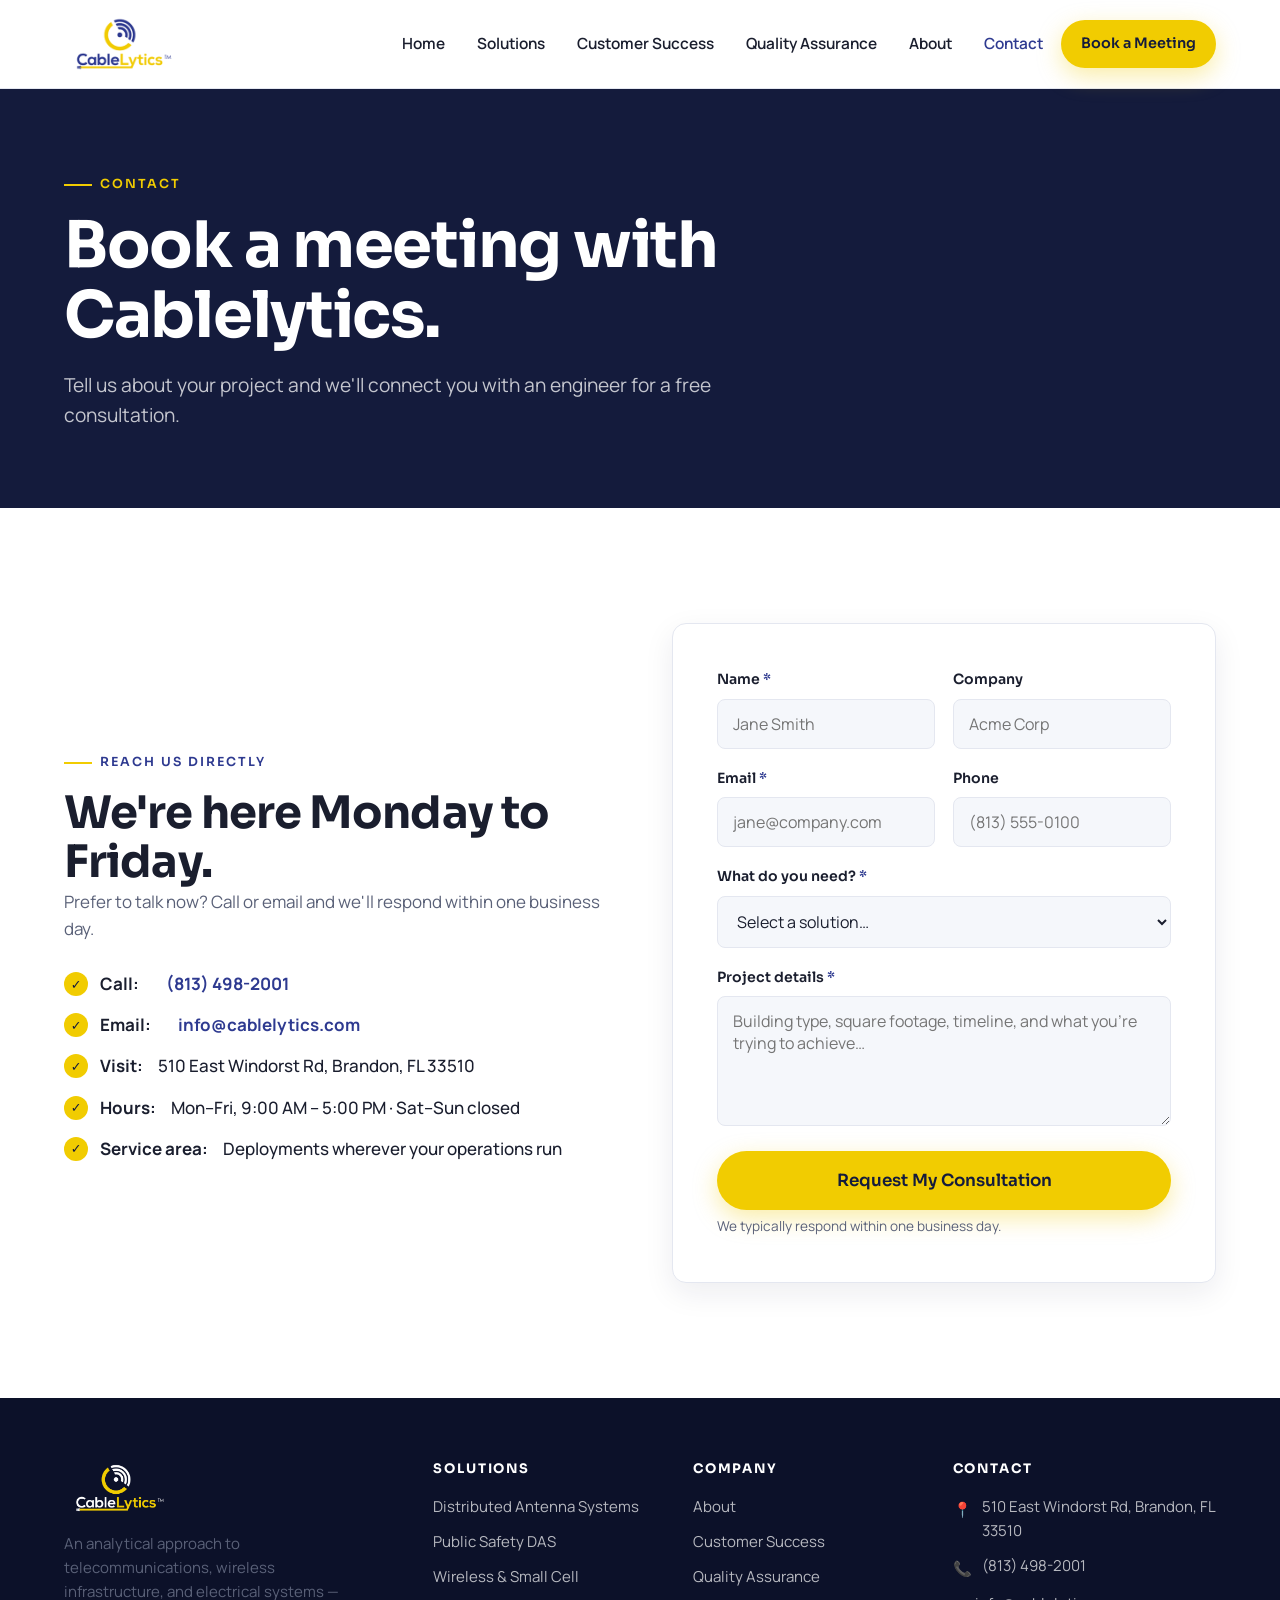
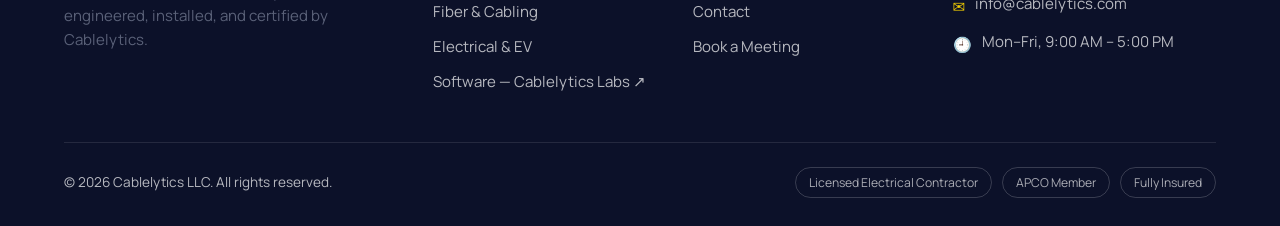
<file: contact.html>
<!DOCTYPE html>
<html lang="en">
<head>
  <meta charset="UTF-8" />
  <meta name="viewport" content="width=device-width, initial-scale=1.0" />
  <title>Contact | Book a Meeting with Cablelytics</title>
  <meta name="description" content="Contact Cablelytics. Call (813) 498-2001 or book a free consultation for DAS, Public Safety DAS, wireless, fiber, and electrical projects anywhere your operations run." />
  <link rel="icon" type="image/x-icon" href="assets/favicon.ico" />
  <link rel="icon" type="image/png" sizes="32x32" href="assets/favicon-32.png" />
  <link rel="apple-touch-icon" href="assets/apple-touch-icon.png" />
  <link rel="preconnect" href="https://fonts.googleapis.com" />
  <link rel="preconnect" href="https://fonts.gstatic.com" crossorigin />
  <link href="https://fonts.googleapis.com/css2?family=Sora:wght@400;600;700;800&family=Manrope:wght@400;500;600;700&display=swap" rel="stylesheet" />
  <link rel="stylesheet" href="assets/styles.css" />
</head>
<body>
  <!-- ===================== [HEADER] (same on every page) ===================== -->
  <header class="site-header">
    <nav class="nav container" aria-label="Main navigation">
      <a href="index.html" class="nav__logo" aria-label="Cablelytics home"><img src="assets/cablelytics-logo.png" alt="Cablelytics" /></a>
      <ul class="nav__links" id="navLinks">
        <li><a class="nav__link" href="index.html">Home</a></li>
        <li><a class="nav__link" href="solutions.html">Solutions</a></li>
        <li><a class="nav__link" href="success.html">Customer Success</a></li>
        <li><a class="nav__link" href="quality.html">Quality Assurance</a></li>
        <li><a class="nav__link" href="about.html">About</a></li>
        <li><a class="nav__link is-active" href="contact.html">Contact</a></li>
        <li class="nav__cta"><a class="btn btn--gold btn--sm" href="contact.html#book">Book a Meeting</a></li>
      </ul>
      <button class="nav__toggle" id="navToggle" aria-label="Open menu" aria-expanded="false" aria-controls="navLinks"><span></span><span></span><span></span></button>
    </nav>
  </header>

  <main>
    <section class="section section--dark section--tight">
      <div class="container">
        <span class="eyebrow">Contact</span>
        <h1 style="max-width:820px" id="book">Book a meeting with Cablelytics.</h1>
        <p class="lede" style="color:rgba(255,255,255,0.75);max-width:660px;margin-top:18px">Tell us about your project and we'll connect you with an engineer for a free consultation.</p>
      </div>
    </section>

    <section class="section">
      <div class="container">
        <div class="split">
          <div class="reveal">
            <span class="eyebrow">Reach Us Directly</span>
            <h2>We're here Monday to Friday.</h2>
            <p>Prefer to talk now? Call or email and we'll respond within one business day.</p>
            <ul class="checklist" style="margin-top:28px">
              <li><strong>Call:</strong>&nbsp;<a href="tel:+18134982001" style="color:var(--blue);font-weight:700">(813) 498-2001</a></li>
              <li><strong>Email:</strong>&nbsp;<a href="mailto:info@cablelytics.com" style="color:var(--blue);font-weight:700">info@cablelytics.com</a></li>
              <li><strong>Visit:</strong>&nbsp;510 East Windorst Rd, Brandon, FL 33510</li>
              <li><strong>Hours:</strong>&nbsp;Mon–Fri, 9:00 AM – 5:00 PM &middot; Sat–Sun closed</li>
              <li><strong>Service area:</strong>&nbsp;Deployments wherever your operations run</li>
            </ul>
          </div>

          <!-- ↓↓↓ NETLIFY CONTACT FORM (identical to the homepage form) ↓↓↓ -->
          <div class="form-card reveal">
            <form name="contact" method="POST" data-netlify="true" netlify-honeypot="bot-field" action="/thank-you.html">
              <input type="hidden" name="form-name" value="contact" />
              <p class="hidden-field"><label>Don't fill this out: <input name="bot-field" /></label></p>
              <div class="field-row">
                <div class="field"><label for="name">Name <span class="req">*</span></label><input id="name" name="name" type="text" required placeholder="Jane Smith" /></div>
                <div class="field"><label for="company">Company</label><input id="company" name="company" type="text" placeholder="Acme Corp" /></div>
              </div>
              <div class="field-row">
                <div class="field"><label for="email">Email <span class="req">*</span></label><input id="email" name="email" type="email" required placeholder="jane@company.com" /></div>
                <div class="field"><label for="phone">Phone</label><input id="phone" name="phone" type="tel" placeholder="(813) 555-0100" /></div>
              </div>
              <div class="field">
                <label for="service">What do you need? <span class="req">*</span></label>
                <select id="service" name="service" required>
                  <option value="" disabled selected>Select a solution…</option>
                  <option>Distributed Antenna Systems (DAS)</option>
                  <option>Public Safety DAS</option>
                  <option>Wireless / WiFi / Small Cell</option>
                  <option>Fiber &amp; Structured Cabling</option>
                  <option>Electrical &amp; EV Charging</option>
                  <option>Software (Cablelytics Labs)</option>
                  <option>Other / Not sure yet</option>
                </select>
              </div>
              <div class="field"><label for="message">Project details <span class="req">*</span></label><textarea id="message" name="message" required placeholder="Building type, square footage, timeline, and what you're trying to achieve…"></textarea></div>
              <button type="submit" class="btn btn--gold btn--lg" style="width:100%">Request My Consultation</button>
              <p class="form-note">We typically respond within one business day.</p>
            </form>
          </div>
        </div>
      </div>
    </section>
  </main>

  <!-- ===================== [FOOTER] ===================== -->
  <footer class="site-footer">
    <div class="container">
      <div class="footer-grid">
        <div class="footer-brand">
          <img src="assets/cablelytics-logo-footer.png" alt="Cablelytics" />
          <p>An analytical approach to telecommunications, wireless infrastructure, and electrical systems — engineered, installed, and certified by Cablelytics.</p>
        </div>
        <div class="footer-col"><h4>Solutions</h4><ul>
          <li><a href="solutions.html#das">Distributed Antenna Systems</a></li>
          <li><a href="solutions.html#public-safety">Public Safety DAS</a></li>
          <li><a href="solutions.html#wireless">Wireless &amp; Small Cell</a></li>
          <li><a href="solutions.html#fiber">Fiber &amp; Cabling</a></li>
          <li><a href="solutions.html#electrical">Electrical &amp; EV</a></li>
          <li><a href="https://cablelyticslabs.io" target="_blank" rel="noopener">Software — Cablelytics Labs ↗</a></li>
        </ul></div>
        <div class="footer-col"><h4>Company</h4><ul>
          <li><a href="about.html">About</a></li>
          <li><a href="success.html">Customer Success</a></li>
          <li><a href="quality.html">Quality Assurance</a></li>
          <li><a href="contact.html">Contact</a></li>
          <li><a href="contact.html#book">Book a Meeting</a></li>
        </ul></div>
        <div class="footer-col"><h4>Contact</h4><ul class="footer-contact">
          <li><span class="ico" aria-hidden="true">📍</span> 510 East Windorst Rd, Brandon, FL 33510</li>
          <li><span class="ico" aria-hidden="true">📞</span> <a href="tel:+18134982001">(813) 498-2001</a></li>
          <li><span class="ico" aria-hidden="true">✉️</span> <a href="mailto:info@cablelytics.com">info@cablelytics.com</a></li>
          <li><span class="ico" aria-hidden="true">🕘</span> Mon–Fri, 9:00 AM – 5:00 PM</li>
        </ul></div>
      </div>
      <div class="footer-bottom">
        <span>© 2026 Cablelytics LLC. All rights reserved.</span>
        <div class="footer-badges"><span>Licensed Electrical Contractor</span><span>APCO Member</span><span>Fully Insured</span></div>
      </div>
    </div>
  </footer>
  <script src="assets/main.js"></script>
</body>
</html>
</file>
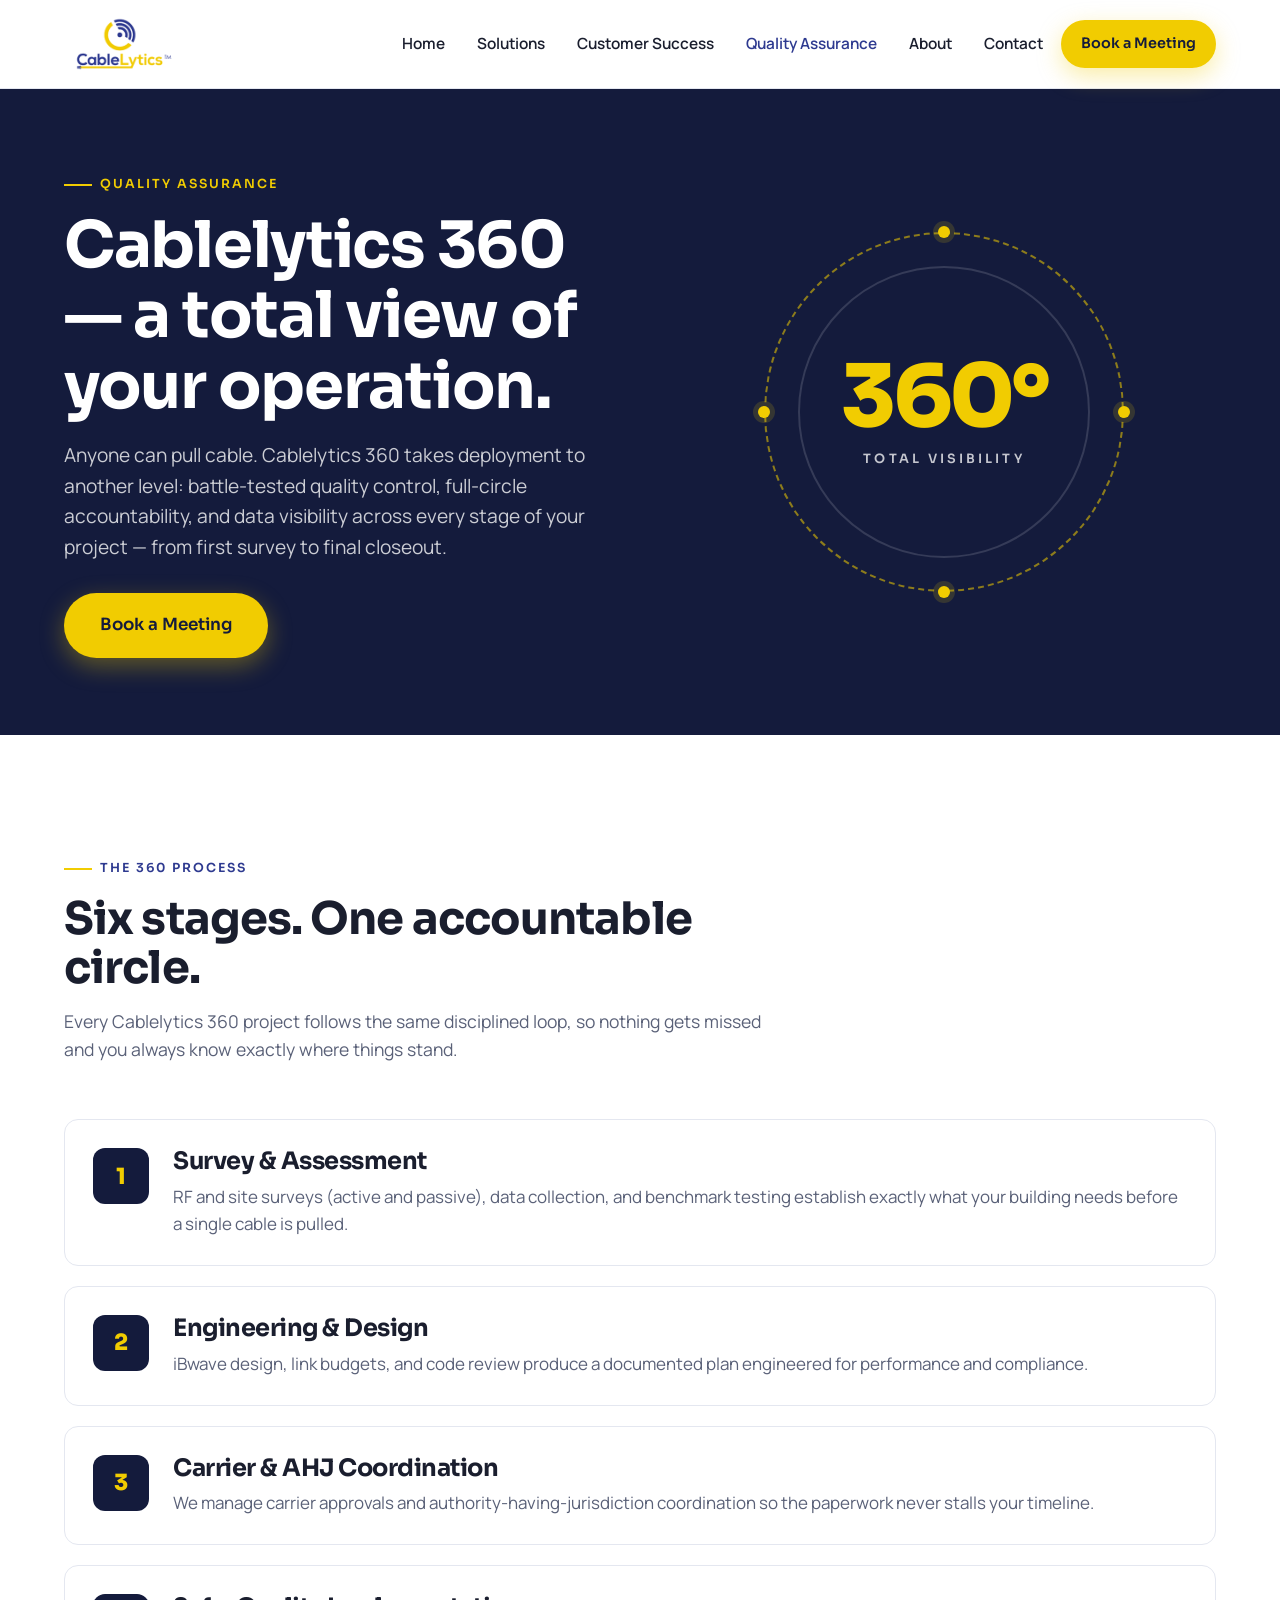
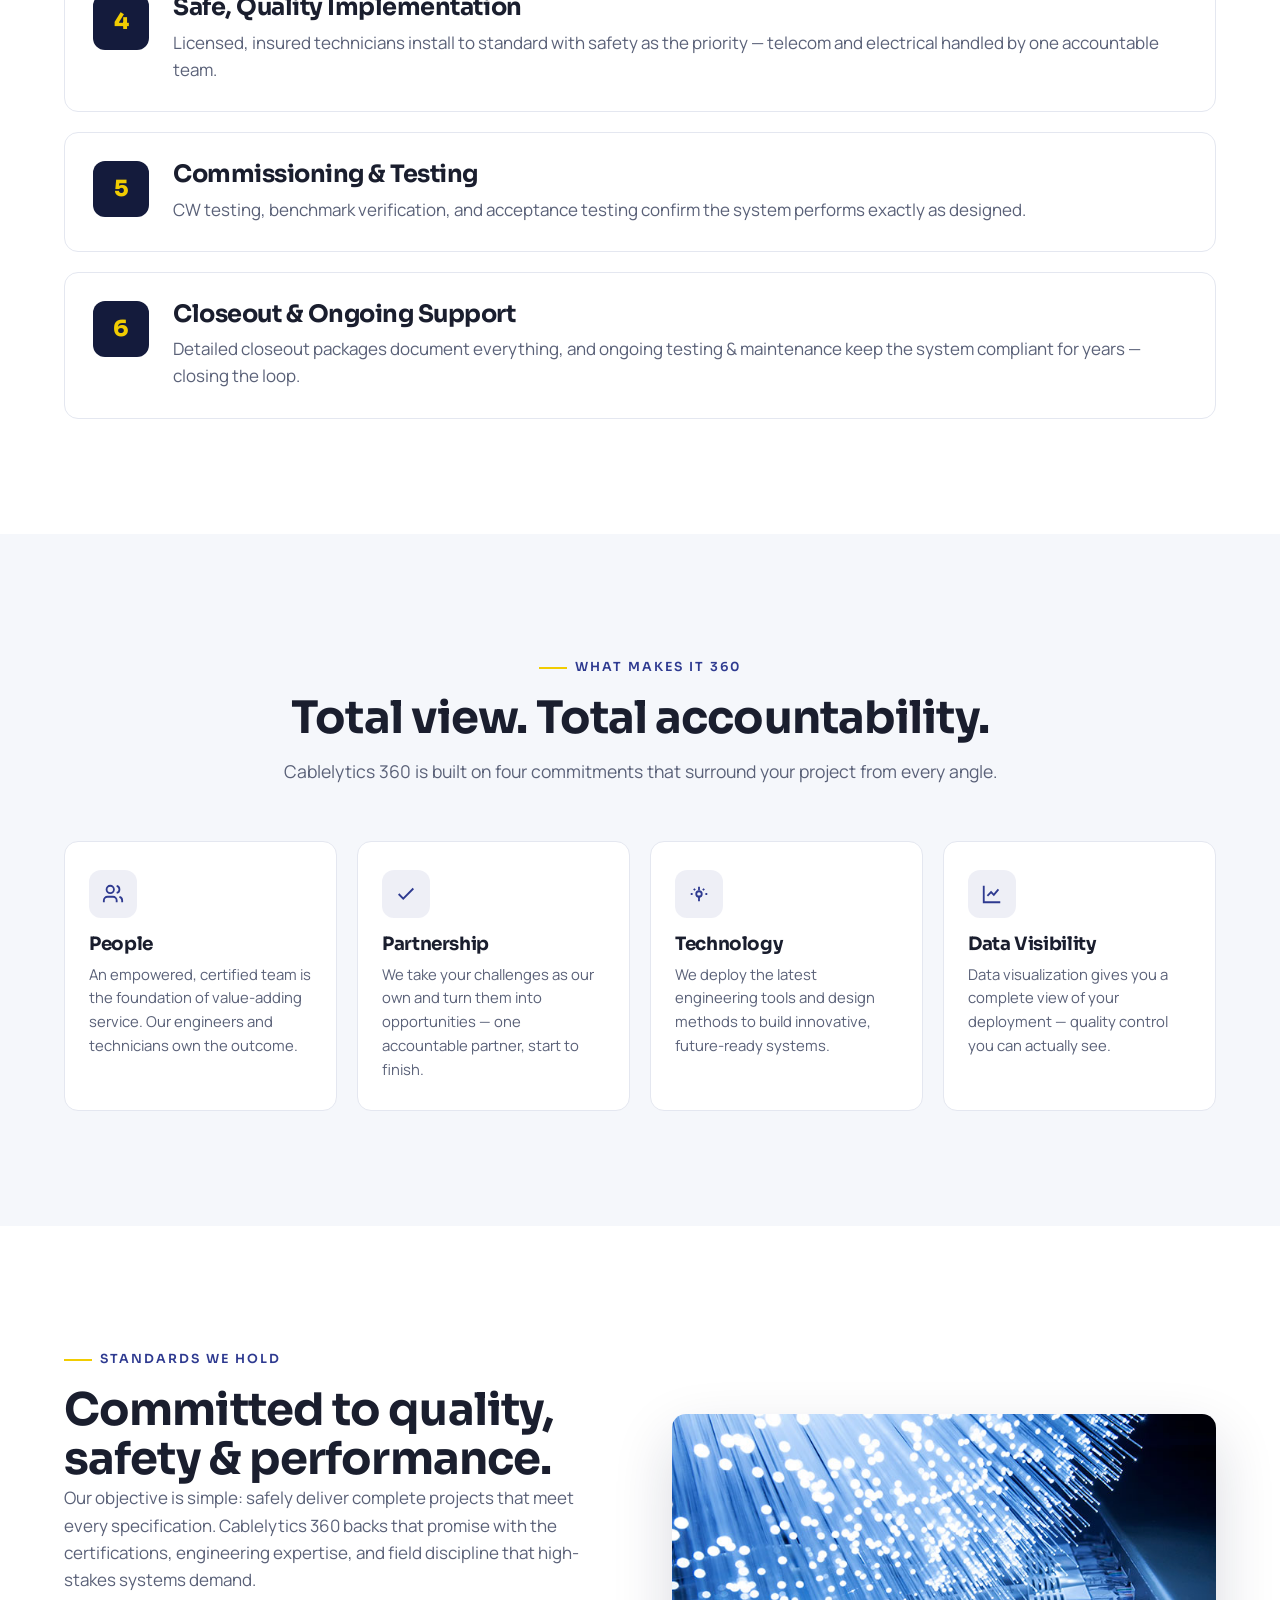
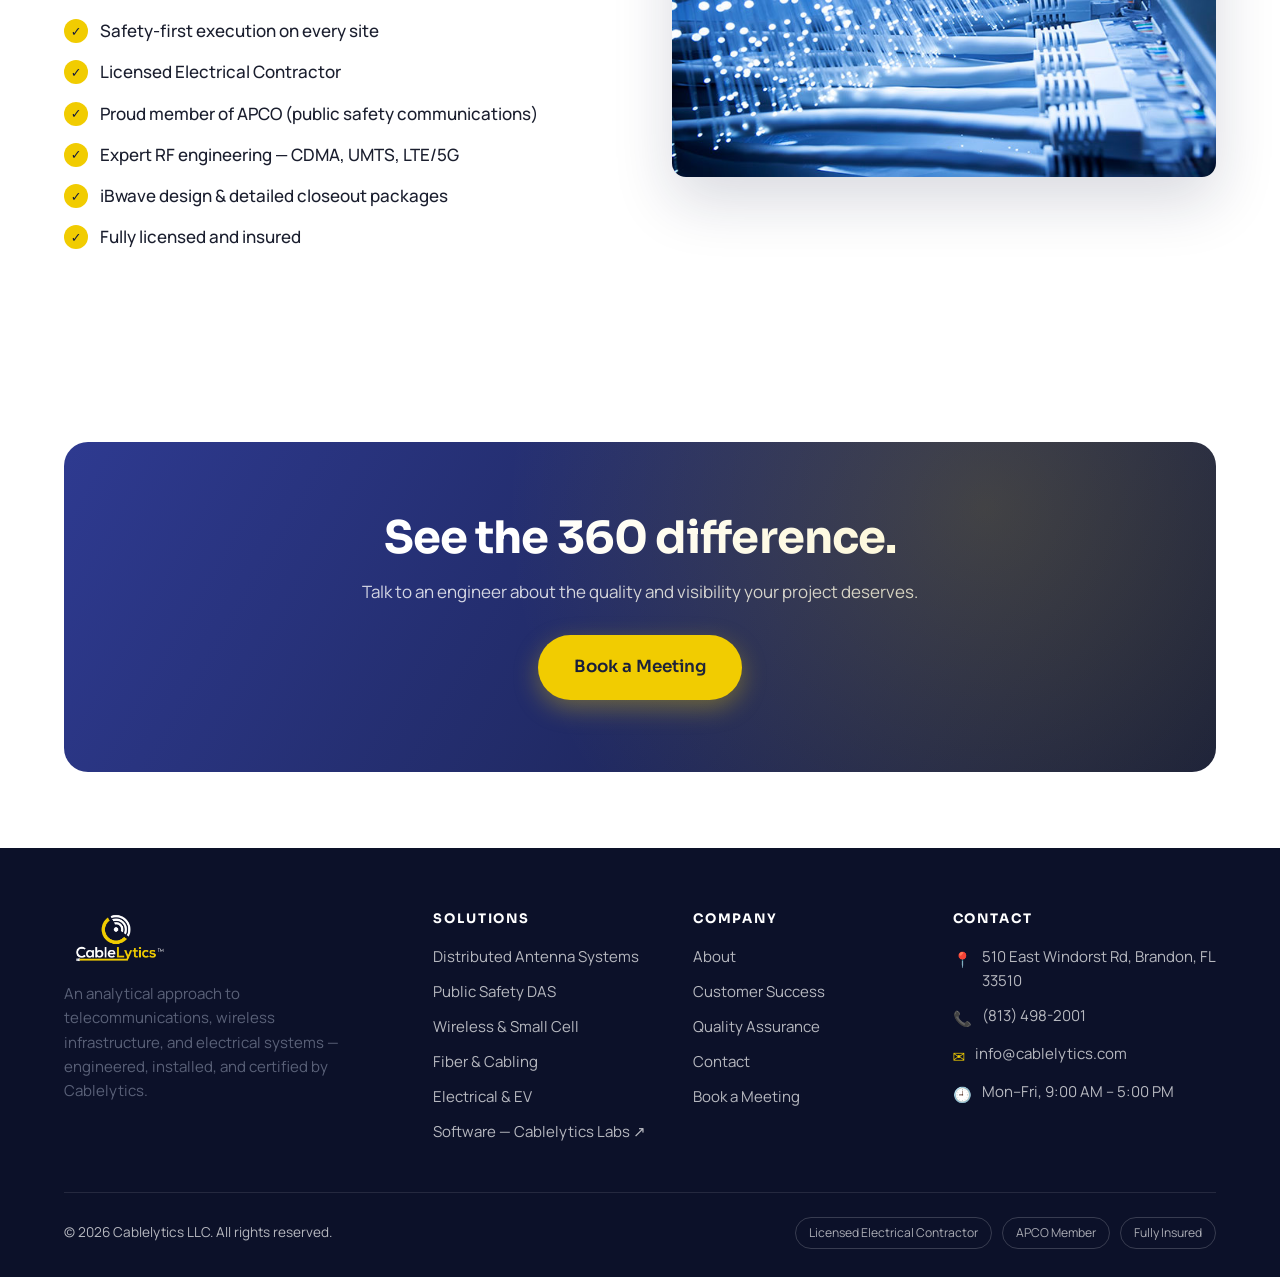
<file: quality.html>
<!DOCTYPE html>
<html lang="en">
<head>
  <meta charset="UTF-8" />
  <meta name="viewport" content="width=device-width, initial-scale=1.0" />
  <title>Quality Assurance | Cablelytics 360</title>
  <meta name="description" content="Cablelytics 360 delivers a total view of your operation: a six-stage quality process with battle-tested quality control, safety-first execution, and data visibility from survey to closeout." />
  <link rel="icon" type="image/x-icon" href="assets/favicon.ico" />
  <link rel="icon" type="image/png" sizes="32x32" href="assets/favicon-32.png" />
  <link rel="apple-touch-icon" href="assets/apple-touch-icon.png" />
  <link rel="preconnect" href="https://fonts.googleapis.com" />
  <link rel="preconnect" href="https://fonts.gstatic.com" crossorigin />
  <link href="https://fonts.googleapis.com/css2?family=Sora:wght@400;600;700;800&family=Manrope:wght@400;500;600;700&display=swap" rel="stylesheet" />
  <link rel="stylesheet" href="assets/styles.css" />
</head>
<body>
  <!-- ===================== [HEADER] (same on every page) ===================== -->
  <header class="site-header">
    <nav class="nav container" aria-label="Main navigation">
      <a href="index.html" class="nav__logo" aria-label="Cablelytics home"><img src="assets/cablelytics-logo.png" alt="Cablelytics" /></a>
      <ul class="nav__links" id="navLinks">
        <li><a class="nav__link" href="index.html">Home</a></li>
        <li><a class="nav__link" href="solutions.html">Solutions</a></li>
        <li><a class="nav__link" href="success.html">Customer Success</a></li>
        <li><a class="nav__link is-active" href="quality.html">Quality Assurance</a></li>
        <li><a class="nav__link" href="about.html">About</a></li>
        <li><a class="nav__link" href="contact.html">Contact</a></li>
        <li class="nav__cta"><a class="btn btn--gold btn--sm" href="contact.html#book">Book a Meeting</a></li>
      </ul>
      <button class="nav__toggle" id="navToggle" aria-label="Open menu" aria-expanded="false" aria-controls="navLinks"><span></span><span></span><span></span></button>
    </nav>
  </header>

  <main>
    <!-- ===================== [BANNER] ===================== -->
    <section class="section section--dark section--tight">
      <div class="container">
        <div class="split" style="align-items:center">
          <div>
            <span class="eyebrow">Quality Assurance</span>
            <h1 style="max-width:620px">Cablelytics&nbsp;360 — a total view of your operation.</h1>
            <p class="lede" style="color:rgba(255,255,255,0.78);max-width:620px;margin-top:18px">Anyone can pull cable. Cablelytics&nbsp;360 takes deployment to another level: battle-tested quality control, full-circle accountability, and data visibility across every stage of your project — from first survey to final closeout.</p>
            <a class="btn btn--gold btn--lg" href="contact.html#book" style="margin-top:30px">Book a Meeting</a>
          </div>
          <!-- Signature 360 badge -->
          <div class="reveal">
            <div class="badge360" aria-hidden="true">
              <div class="badge360__ring"></div>
              <div class="badge360__ring badge360__ring--inner"></div>
              <span class="badge360__dot d1"></span>
              <span class="badge360__dot d2"></span>
              <span class="badge360__dot d3"></span>
              <span class="badge360__dot d4"></span>
              <div class="badge360__core">
                <span class="n">360°</span>
                <span class="t">Total Visibility</span>
              </div>
            </div>
          </div>
        </div>
      </div>
    </section>

    <!-- ===================== [360 PROCESS] ===================== -->
    <!-- The Cablelytics 360 methodology: a full circle from survey to support. -->
    <section class="section">
      <div class="container">
        <div class="section-head">
          <span class="eyebrow">The 360 Process</span>
          <h2>Six stages. One accountable circle.</h2>
          <p>Every Cablelytics&nbsp;360 project follows the same disciplined loop, so nothing gets missed and you always know exactly where things stand.</p>
        </div>
        <div class="steps">
          <div class="step reveal"><div class="step__num">1</div><div><h3>Survey &amp; Assessment</h3><p>RF and site surveys (active and passive), data collection, and benchmark testing establish exactly what your building needs before a single cable is pulled.</p></div></div>
          <div class="step reveal"><div class="step__num">2</div><div><h3>Engineering &amp; Design</h3><p>iBwave design, link budgets, and code review produce a documented plan engineered for performance and compliance.</p></div></div>
          <div class="step reveal"><div class="step__num">3</div><div><h3>Carrier &amp; AHJ Coordination</h3><p>We manage carrier approvals and authority-having-jurisdiction coordination so the paperwork never stalls your timeline.</p></div></div>
          <div class="step reveal"><div class="step__num">4</div><div><h3>Safe, Quality Implementation</h3><p>Licensed, insured technicians install to standard with safety as the priority — telecom and electrical handled by one accountable team.</p></div></div>
          <div class="step reveal"><div class="step__num">5</div><div><h3>Commissioning &amp; Testing</h3><p>CW testing, benchmark verification, and acceptance testing confirm the system performs exactly as designed.</p></div></div>
          <div class="step reveal"><div class="step__num">6</div><div><h3>Closeout &amp; Ongoing Support</h3><p>Detailed closeout packages document everything, and ongoing testing &amp; maintenance keep the system compliant for years — closing the loop.</p></div></div>
        </div>
      </div>
    </section>

    <!-- ===================== [360 PILLARS] ===================== -->
    <section class="section section--cloud">
      <div class="container">
        <div class="section-head center">
          <span class="eyebrow">What Makes It 360</span>
          <h2>Total view. Total accountability.</h2>
          <p>Cablelytics&nbsp;360 is built on four commitments that surround your project from every angle.</p>
        </div>
        <div class="pillars">
          <div class="pillar reveal">
            <span class="ico" aria-hidden="true"><svg width="22" height="22" viewBox="0 0 24 24" fill="none" stroke="currentColor" stroke-width="2"><path d="M16 21v-2a4 4 0 0 0-4-4H6a4 4 0 0 0-4 4v2M9 11a4 4 0 1 0 0-8 4 4 0 0 0 0 8Zm13 10v-2a4 4 0 0 0-3-3.87M16 3.13a4 4 0 0 1 0 7.75"/></svg></span>
            <h3>People</h3>
            <p>An empowered, certified team is the foundation of value-adding service. Our engineers and technicians own the outcome.</p>
          </div>
          <div class="pillar reveal">
            <span class="ico" aria-hidden="true"><svg width="22" height="22" viewBox="0 0 24 24" fill="none" stroke="currentColor" stroke-width="2"><path d="M20 6 9 17l-5-5"/></svg></span>
            <h3>Partnership</h3>
            <p>We take your challenges as our own and turn them into opportunities — one accountable partner, start to finish.</p>
          </div>
          <div class="pillar reveal">
            <span class="ico" aria-hidden="true"><svg width="22" height="22" viewBox="0 0 24 24" fill="none" stroke="currentColor" stroke-width="2"><path d="M12 20v-6M12 8V4M5 12H3m18 0h-2M7.8 7.8 6.3 6.3m11.4 0-1.5 1.5"/><circle cx="12" cy="12" r="3"/></svg></span>
            <h3>Technology</h3>
            <p>We deploy the latest engineering tools and design methods to build innovative, future-ready systems.</p>
          </div>
          <div class="pillar reveal">
            <span class="ico" aria-hidden="true"><svg width="22" height="22" viewBox="0 0 24 24" fill="none" stroke="currentColor" stroke-width="2"><path d="M3 3v18h18M7 14l4-4 3 3 5-6"/></svg></span>
            <h3>Data Visibility</h3>
            <p>Data visualization gives you a complete view of your deployment — quality control you can actually see.</p>
          </div>
        </div>
      </div>
    </section>

    <!-- ===================== [STANDARDS] ===================== -->
    <section class="section">
      <div class="container">
        <div class="split">
          <div class="reveal">
            <span class="eyebrow">Standards We Hold</span>
            <h2>Committed to quality, safety &amp; performance.</h2>
            <p>Our objective is simple: safely deliver complete projects that meet every specification. Cablelytics&nbsp;360 backs that promise with the certifications, engineering expertise, and field discipline that high-stakes systems demand.</p>
            <ul class="checklist">
              <li>Safety-first execution on every site</li>
              <li>Licensed Electrical Contractor</li>
              <li>Proud member of APCO (public safety communications)</li>
              <li>Expert RF engineering — CDMA, UMTS, LTE/5G</li>
              <li>iBwave design &amp; detailed closeout packages</li>
              <li>Fully licensed and insured</li>
            </ul>
          </div>
          <div class="split__media reveal"><img src="assets/fiber-optics.jpg" alt="Quality fiber optic installation" loading="lazy" /></div>
        </div>
      </div>
    </section>

    <section class="section section--tight">
      <div class="container"><div class="cta-band reveal">
        <h2>See the 360 difference.</h2>
        <p>Talk to an engineer about the quality and visibility your project deserves.</p>
        <a class="btn btn--gold btn--lg" href="contact.html#book">Book a Meeting</a>
      </div></div>
    </section>
  </main>

  <!-- ===================== [FOOTER] ===================== -->
  <footer class="site-footer">
    <div class="container">
      <div class="footer-grid">
        <div class="footer-brand">
          <img src="assets/cablelytics-logo-footer.png" alt="Cablelytics" />
          <p>An analytical approach to telecommunications, wireless infrastructure, and electrical systems — engineered, installed, and certified by Cablelytics.</p>
        </div>
        <div class="footer-col"><h4>Solutions</h4><ul>
          <li><a href="solutions.html#das">Distributed Antenna Systems</a></li>
          <li><a href="solutions.html#public-safety">Public Safety DAS</a></li>
          <li><a href="solutions.html#wireless">Wireless &amp; Small Cell</a></li>
          <li><a href="solutions.html#fiber">Fiber &amp; Cabling</a></li>
          <li><a href="solutions.html#electrical">Electrical &amp; EV</a></li>
          <li><a href="https://cablelyticslabs.io" target="_blank" rel="noopener">Software — Cablelytics Labs ↗</a></li>
        </ul></div>
        <div class="footer-col"><h4>Company</h4><ul>
          <li><a href="about.html">About</a></li>
          <li><a href="success.html">Customer Success</a></li>
          <li><a href="quality.html">Quality Assurance</a></li>
          <li><a href="contact.html">Contact</a></li>
          <li><a href="contact.html#book">Book a Meeting</a></li>
        </ul></div>
        <div class="footer-col"><h4>Contact</h4><ul class="footer-contact">
          <li><span class="ico" aria-hidden="true">📍</span> 510 East Windorst Rd, Brandon, FL 33510</li>
          <li><span class="ico" aria-hidden="true">📞</span> <a href="tel:+18134982001">(813) 498-2001</a></li>
          <li><span class="ico" aria-hidden="true">✉️</span> <a href="mailto:info@cablelytics.com">info@cablelytics.com</a></li>
          <li><span class="ico" aria-hidden="true">🕘</span> Mon–Fri, 9:00 AM – 5:00 PM</li>
        </ul></div>
      </div>
      <div class="footer-bottom">
        <span>© 2026 Cablelytics LLC. All rights reserved.</span>
        <div class="footer-badges"><span>Licensed Electrical Contractor</span><span>APCO Member</span><span>Fully Insured</span></div>
      </div>
    </div>
  </footer>
  <script src="assets/main.js"></script>
</body>
</html>
</file>
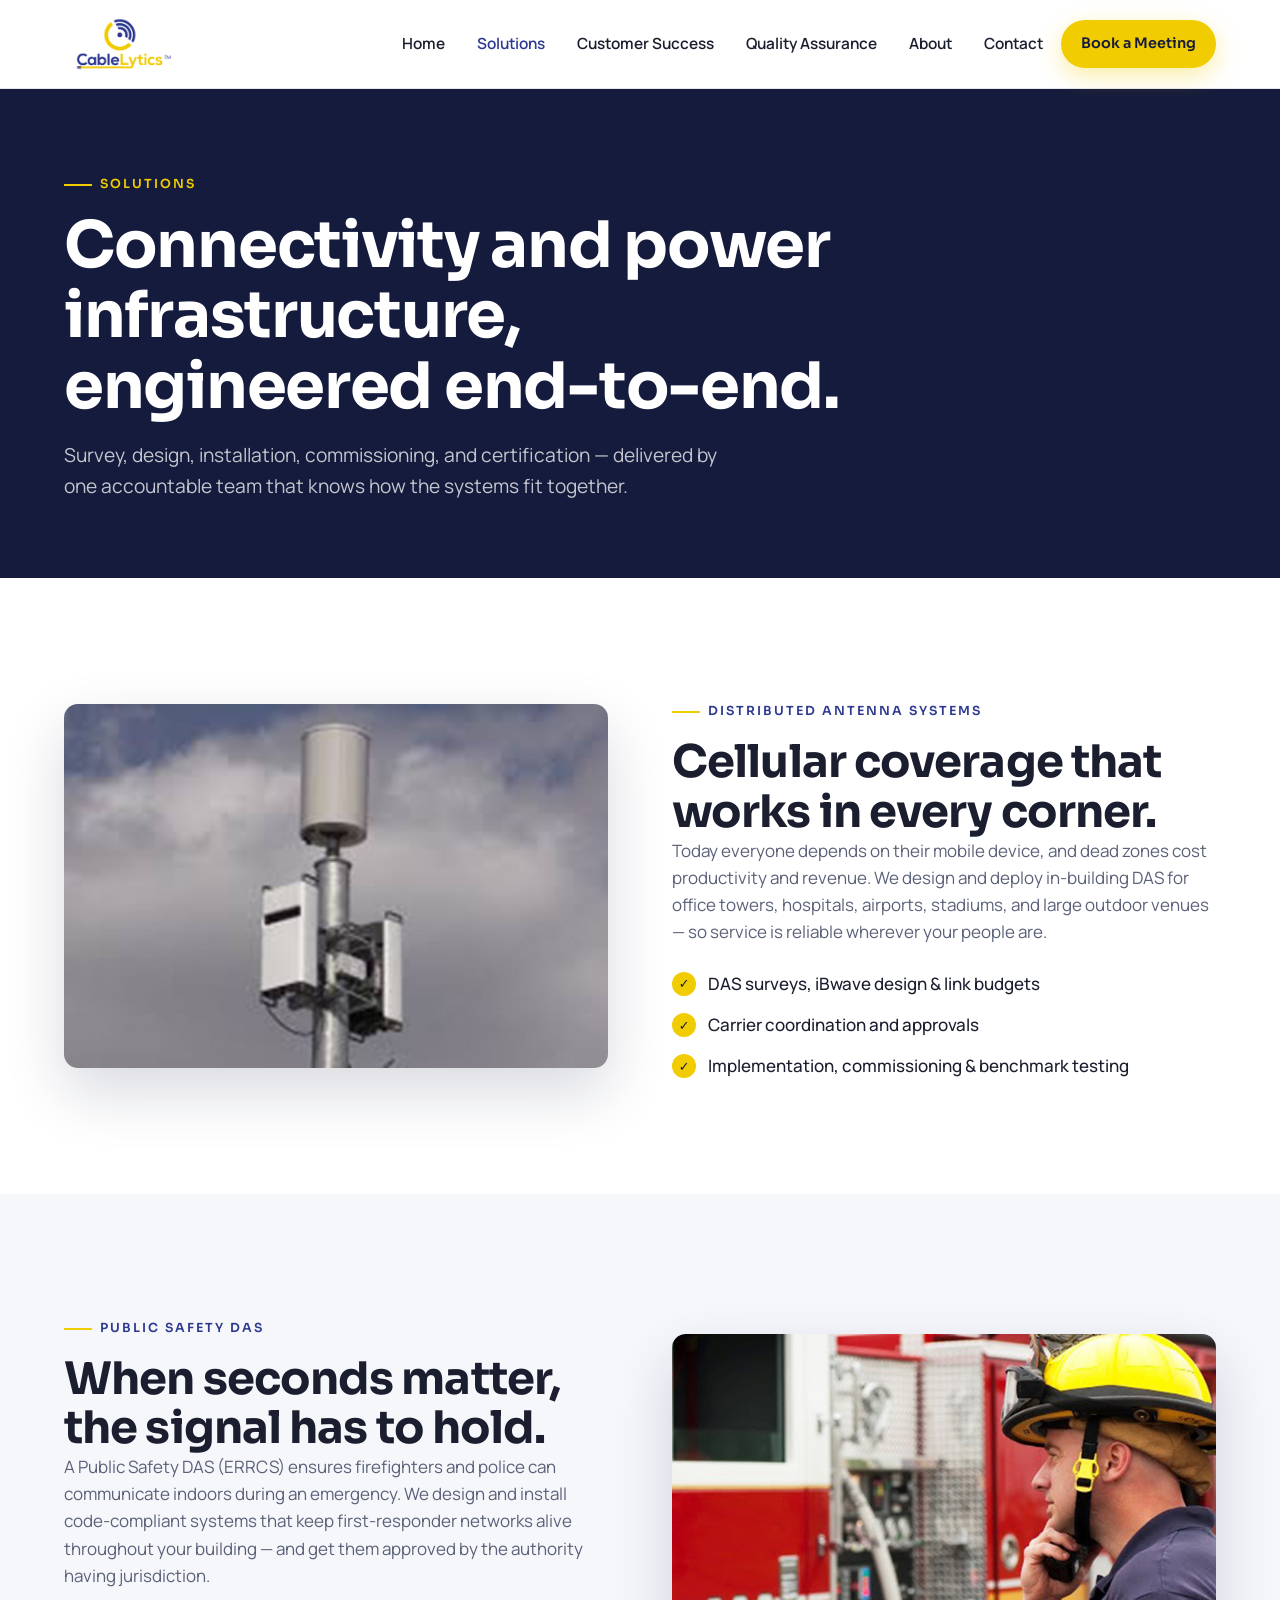
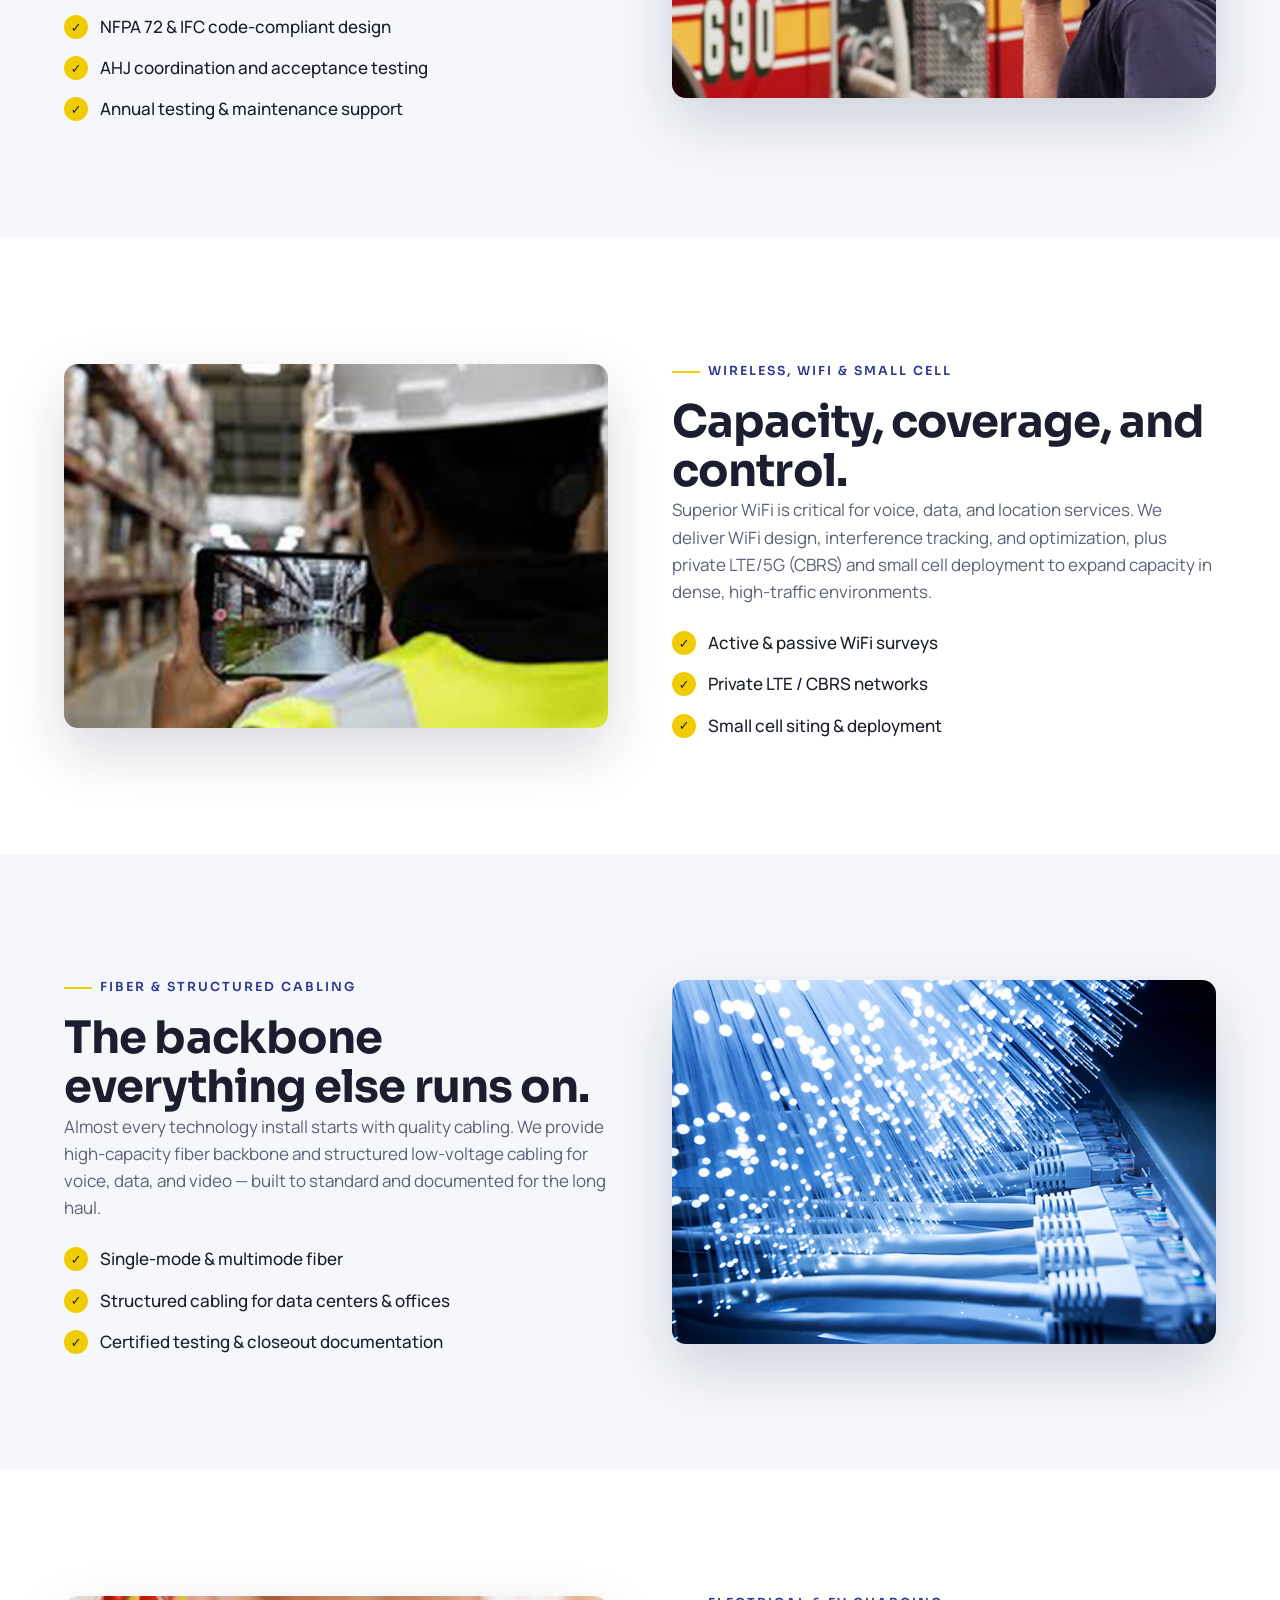
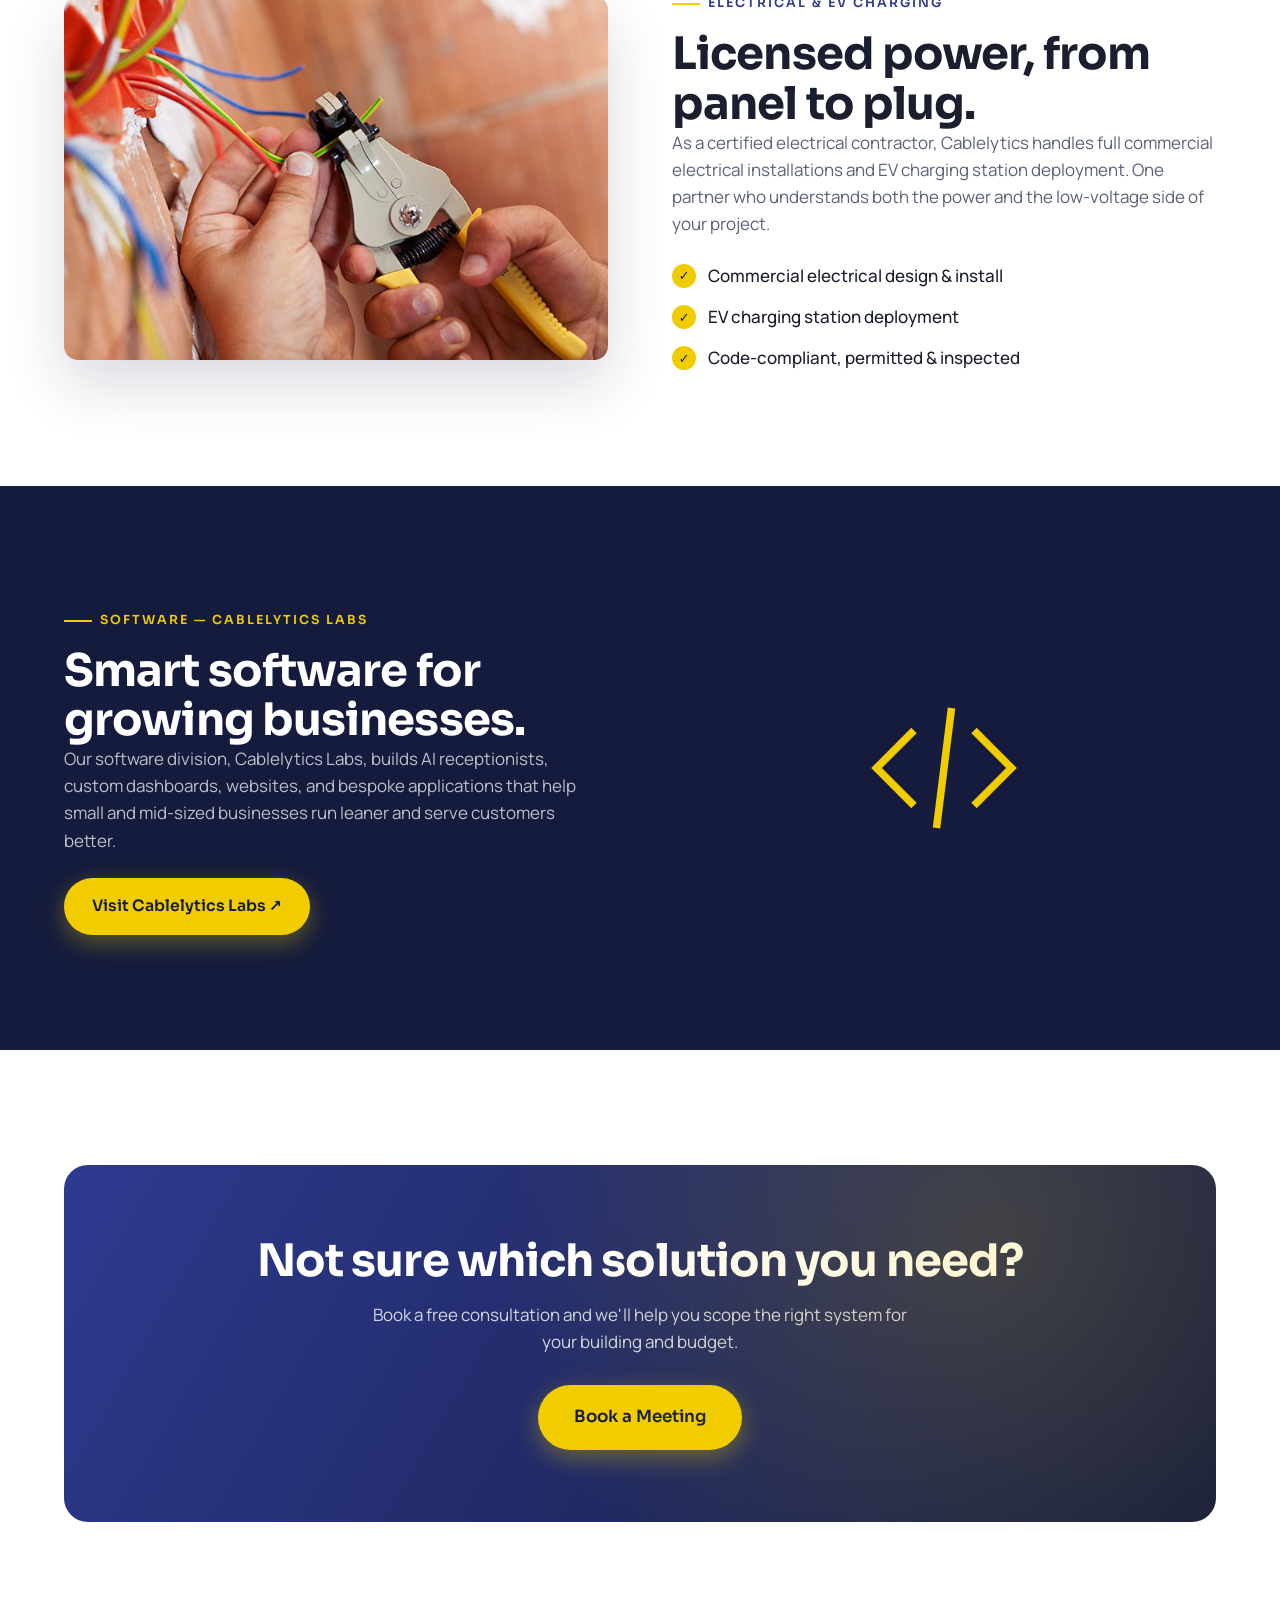
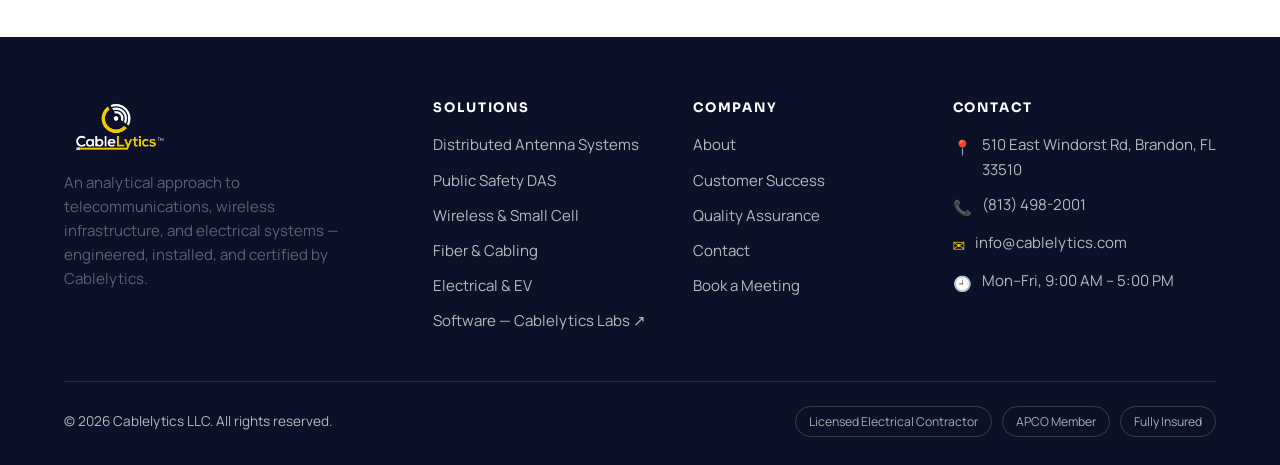
<file: solutions.html>
<!DOCTYPE html>
<!-- ============================================================================
     CABLELYTICS — SOLUTIONS PAGE
     Each solution has an id (das, public-safety, wireless, fiber, electrical)
     so menu links can jump straight to it. To edit a solution, find its
     <article> by the comment marker.
     ========================================================================= -->
<html lang="en">
<head>
  <meta charset="UTF-8" />
  <meta name="viewport" content="width=device-width, initial-scale=1.0" />
  <title>Solutions | Cablelytics — DAS, Public Safety, Wireless, Fiber &amp; Electrical</title>
  <meta name="description" content="Explore Cablelytics solutions: Distributed Antenna Systems, Public Safety DAS, wireless and small cell, fiber and structured cabling, and licensed commercial electrical and EV charging." />
  <link rel="icon" type="image/x-icon" href="assets/favicon.ico" />
  <link rel="icon" type="image/png" sizes="32x32" href="assets/favicon-32.png" />
  <link rel="apple-touch-icon" href="assets/apple-touch-icon.png" />
  <link rel="preconnect" href="https://fonts.googleapis.com" />
  <link rel="preconnect" href="https://fonts.gstatic.com" crossorigin />
  <link href="https://fonts.googleapis.com/css2?family=Sora:wght@400;600;700;800&family=Manrope:wght@400;500;600;700&display=swap" rel="stylesheet" />
  <link rel="stylesheet" href="assets/styles.css" />
</head>
<body>

  <!-- ===================== [HEADER] (same on every page) ===================== -->
  <header class="site-header">
    <nav class="nav container" aria-label="Main navigation">
      <a href="index.html" class="nav__logo" aria-label="Cablelytics home"><img src="assets/cablelytics-logo.png" alt="Cablelytics" /></a>
      <ul class="nav__links" id="navLinks">
        <li><a class="nav__link" href="index.html">Home</a></li>
        <li><a class="nav__link is-active" href="solutions.html">Solutions</a></li>
        <li><a class="nav__link" href="success.html">Customer Success</a></li>
        <li><a class="nav__link" href="quality.html">Quality Assurance</a></li>
        <li><a class="nav__link" href="about.html">About</a></li>
        <li><a class="nav__link" href="contact.html">Contact</a></li>
        <li class="nav__cta"><a class="btn btn--gold btn--sm" href="contact.html#book">Book a Meeting</a></li>
      </ul>
      <button class="nav__toggle" id="navToggle" aria-label="Open menu" aria-expanded="false" aria-controls="navLinks"><span></span><span></span><span></span></button>
    </nav>
  </header>

  <main>
    <!-- Page banner -->
    <section class="section section--dark section--tight">
      <div class="container">
        <span class="eyebrow">Solutions</span>
        <h1 style="max-width:820px">Connectivity and power infrastructure, engineered end-to-end.</h1>
        <p class="lede" style="color:rgba(255,255,255,0.75);max-width:680px;margin-top:18px">Survey, design, installation, commissioning, and certification — delivered by one accountable team that knows how the systems fit together.</p>
      </div>
    </section>

    <!-- ===================== SOLUTION: DAS ===================== -->
    <section class="section" id="das">
      <div class="container">
        <div class="split">
          <div class="split__media reveal"><img src="assets/small-cell.jpg" alt="DAS small cell antenna installation" loading="lazy" /></div>
          <div class="reveal">
            <span class="eyebrow">Distributed Antenna Systems</span>
            <h2>Cellular coverage that works in every corner.</h2>
            <p>Today everyone depends on their mobile device, and dead zones cost productivity and revenue. We design and deploy in-building DAS for office towers, hospitals, airports, stadiums, and large outdoor venues — so service is reliable wherever your people are.</p>
            <ul class="checklist">
              <li>DAS surveys, iBwave design &amp; link budgets</li>
              <li>Carrier coordination and approvals</li>
              <li>Implementation, commissioning &amp; benchmark testing</li>
            </ul>
          </div>
        </div>
      </div>
    </section>

    <!-- ===================== SOLUTION: PUBLIC SAFETY ===================== -->
    <section class="section section--cloud" id="public-safety">
      <div class="container">
        <div class="split split--reverse">
          <div class="split__media reveal"><img src="assets/public-safety.jpg" alt="Firefighter who depends on public safety communications" loading="lazy" /></div>
          <div class="reveal">
            <span class="eyebrow">Public Safety DAS</span>
            <h2>When seconds matter, the signal has to hold.</h2>
            <p>A Public Safety DAS (ERRCS) ensures firefighters and police can communicate indoors during an emergency. We design and install code-compliant systems that keep first-responder networks alive throughout your building — and get them approved by the authority having jurisdiction.</p>
            <ul class="checklist">
              <li>NFPA 72 &amp; IFC code-compliant design</li>
              <li>AHJ coordination and acceptance testing</li>
              <li>Annual testing &amp; maintenance support</li>
            </ul>
          </div>
        </div>
      </div>
    </section>

    <!-- ===================== SOLUTION: WIRELESS ===================== -->
    <section class="section" id="wireless">
      <div class="container">
        <div class="split">
          <div class="split__media reveal"><img src="assets/cbrs.jpg" alt="Wireless CBRS small cell hardware" loading="lazy" /></div>
          <div class="reveal">
            <span class="eyebrow">Wireless, WiFi &amp; Small Cell</span>
            <h2>Capacity, coverage, and control.</h2>
            <p>Superior WiFi is critical for voice, data, and location services. We deliver WiFi design, interference tracking, and optimization, plus private LTE/5G (CBRS) and small cell deployment to expand capacity in dense, high-traffic environments.</p>
            <ul class="checklist">
              <li>Active &amp; passive WiFi surveys</li>
              <li>Private LTE / CBRS networks</li>
              <li>Small cell siting &amp; deployment</li>
            </ul>
          </div>
        </div>
      </div>
    </section>

    <!-- ===================== SOLUTION: FIBER ===================== -->
    <section class="section section--cloud" id="fiber">
      <div class="container">
        <div class="split split--reverse">
          <div class="split__media reveal"><img src="assets/fiber-optics.jpg" alt="Fiber optic cabling" loading="lazy" /></div>
          <div class="reveal">
            <span class="eyebrow">Fiber &amp; Structured Cabling</span>
            <h2>The backbone everything else runs on.</h2>
            <p>Almost every technology install starts with quality cabling. We provide high-capacity fiber backbone and structured low-voltage cabling for voice, data, and video — built to standard and documented for the long haul.</p>
            <ul class="checklist">
              <li>Single-mode &amp; multimode fiber</li>
              <li>Structured cabling for data centers &amp; offices</li>
              <li>Certified testing &amp; closeout documentation</li>
            </ul>
          </div>
        </div>
      </div>
    </section>

    <!-- ===================== SOLUTION: ELECTRICAL ===================== -->
    <section class="section" id="electrical">
      <div class="container">
        <div class="split">
          <div class="split__media reveal"><img src="assets/electrical.jpg" alt="Commercial electrical installation" loading="lazy" /></div>
          <div class="reveal">
            <span class="eyebrow">Electrical &amp; EV Charging</span>
            <h2>Licensed power, from panel to plug.</h2>
            <p>As a certified electrical contractor, Cablelytics handles full commercial electrical installations and EV charging station deployment. One partner who understands both the power and the low-voltage side of your project.</p>
            <ul class="checklist">
              <li>Commercial electrical design &amp; install</li>
              <li>EV charging station deployment</li>
              <li>Code-compliant, permitted &amp; inspected</li>
            </ul>
          </div>
        </div>
      </div>
    </section>

    <!-- ===================== SOFTWARE (Cablelytics Labs) ===================== -->
    <section class="section section--dark" id="software">
      <div class="container">
        <div class="split">
          <div class="reveal">
            <span class="eyebrow">Software — Cablelytics Labs</span>
            <h2>Smart software for growing businesses.</h2>
            <p>Our software division, Cablelytics Labs, builds AI receptionists, custom dashboards, websites, and bespoke applications that help small and mid-sized businesses run leaner and serve customers better.</p>
            <a class="btn btn--gold" href="https://cablelyticslabs.io" target="_blank" rel="noopener" style="margin-top:24px">Visit Cablelytics Labs ↗</a>
          </div>
          <div class="reveal" style="display:grid;place-items:center">
            <svg width="180" height="180" viewBox="0 0 24 24" fill="none" stroke="#F1CC01" stroke-width="1" aria-hidden="true"><path d="m8 17-5-5 5-5M16 7l5 5-5 5M13 4l-2 16"/></svg>
          </div>
        </div>
      </div>
    </section>

    <!-- ===================== CTA BAND ===================== -->
    <section class="section">
      <div class="container">
        <div class="cta-band reveal">
          <h2>Not sure which solution you need?</h2>
          <p>Book a free consultation and we'll help you scope the right system for your building and budget.</p>
          <a class="btn btn--gold btn--lg" href="contact.html#book">Book a Meeting</a>
        </div>
      </div>
    </section>
  </main>

  <!-- ===================== [FOOTER] ===================== -->
  <footer class="site-footer">
    <div class="container">
      <div class="footer-grid">
        <div class="footer-brand">
          <img src="assets/cablelytics-logo-footer.png" alt="Cablelytics" />
          <p>An analytical approach to telecommunications, wireless infrastructure, and electrical systems — engineered, installed, and certified by Cablelytics.</p>
        </div>
        <div class="footer-col"><h4>Solutions</h4><ul>
          <li><a href="solutions.html#das">Distributed Antenna Systems</a></li>
          <li><a href="solutions.html#public-safety">Public Safety DAS</a></li>
          <li><a href="solutions.html#wireless">Wireless &amp; Small Cell</a></li>
          <li><a href="solutions.html#fiber">Fiber &amp; Cabling</a></li>
          <li><a href="solutions.html#electrical">Electrical &amp; EV</a></li>
          <li><a href="https://cablelyticslabs.io" target="_blank" rel="noopener">Software — Cablelytics Labs ↗</a></li>
        </ul></div>
        <div class="footer-col"><h4>Company</h4><ul>
          <li><a href="about.html">About</a></li>
          <li><a href="success.html">Customer Success</a></li>
          <li><a href="quality.html">Quality Assurance</a></li>
          <li><a href="contact.html">Contact</a></li>
          <li><a href="contact.html#book">Book a Meeting</a></li>
        </ul></div>
        <div class="footer-col"><h4>Contact</h4><ul class="footer-contact">
          <li><span class="ico" aria-hidden="true">📍</span> 510 East Windorst Rd, Brandon, FL 33510</li>
          <li><span class="ico" aria-hidden="true">📞</span> <a href="tel:+18134982001">(813) 498-2001</a></li>
          <li><span class="ico" aria-hidden="true">✉️</span> <a href="mailto:info@cablelytics.com">info@cablelytics.com</a></li>
          <li><span class="ico" aria-hidden="true">🕘</span> Mon–Fri, 9:00 AM – 5:00 PM</li>
        </ul></div>
      </div>
      <div class="footer-bottom">
        <span>© 2026 Cablelytics LLC. All rights reserved.</span>
        <div class="footer-badges"><span>Licensed Electrical Contractor</span><span>APCO Member</span><span>Fully Insured</span></div>
      </div>
    </div>
  </footer>
  <script src="assets/main.js"></script>
</body>
</html>
</file>
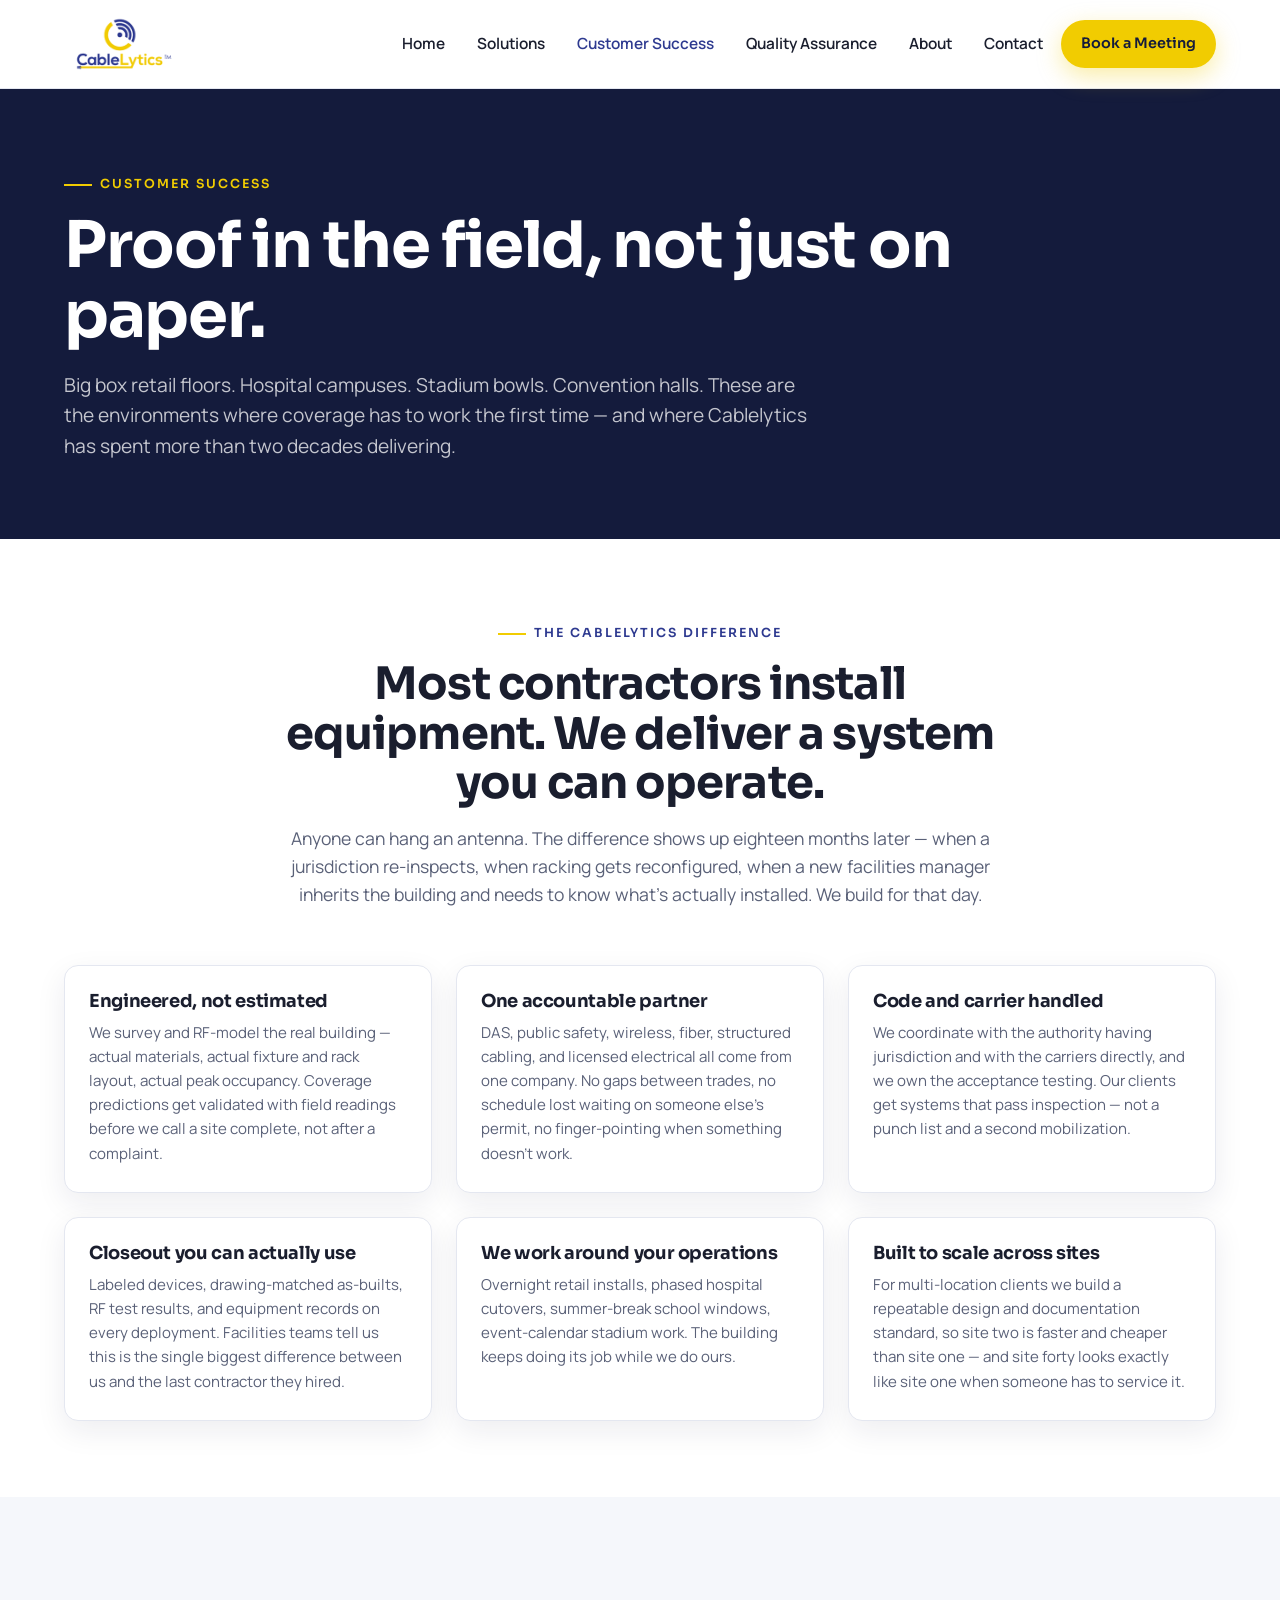
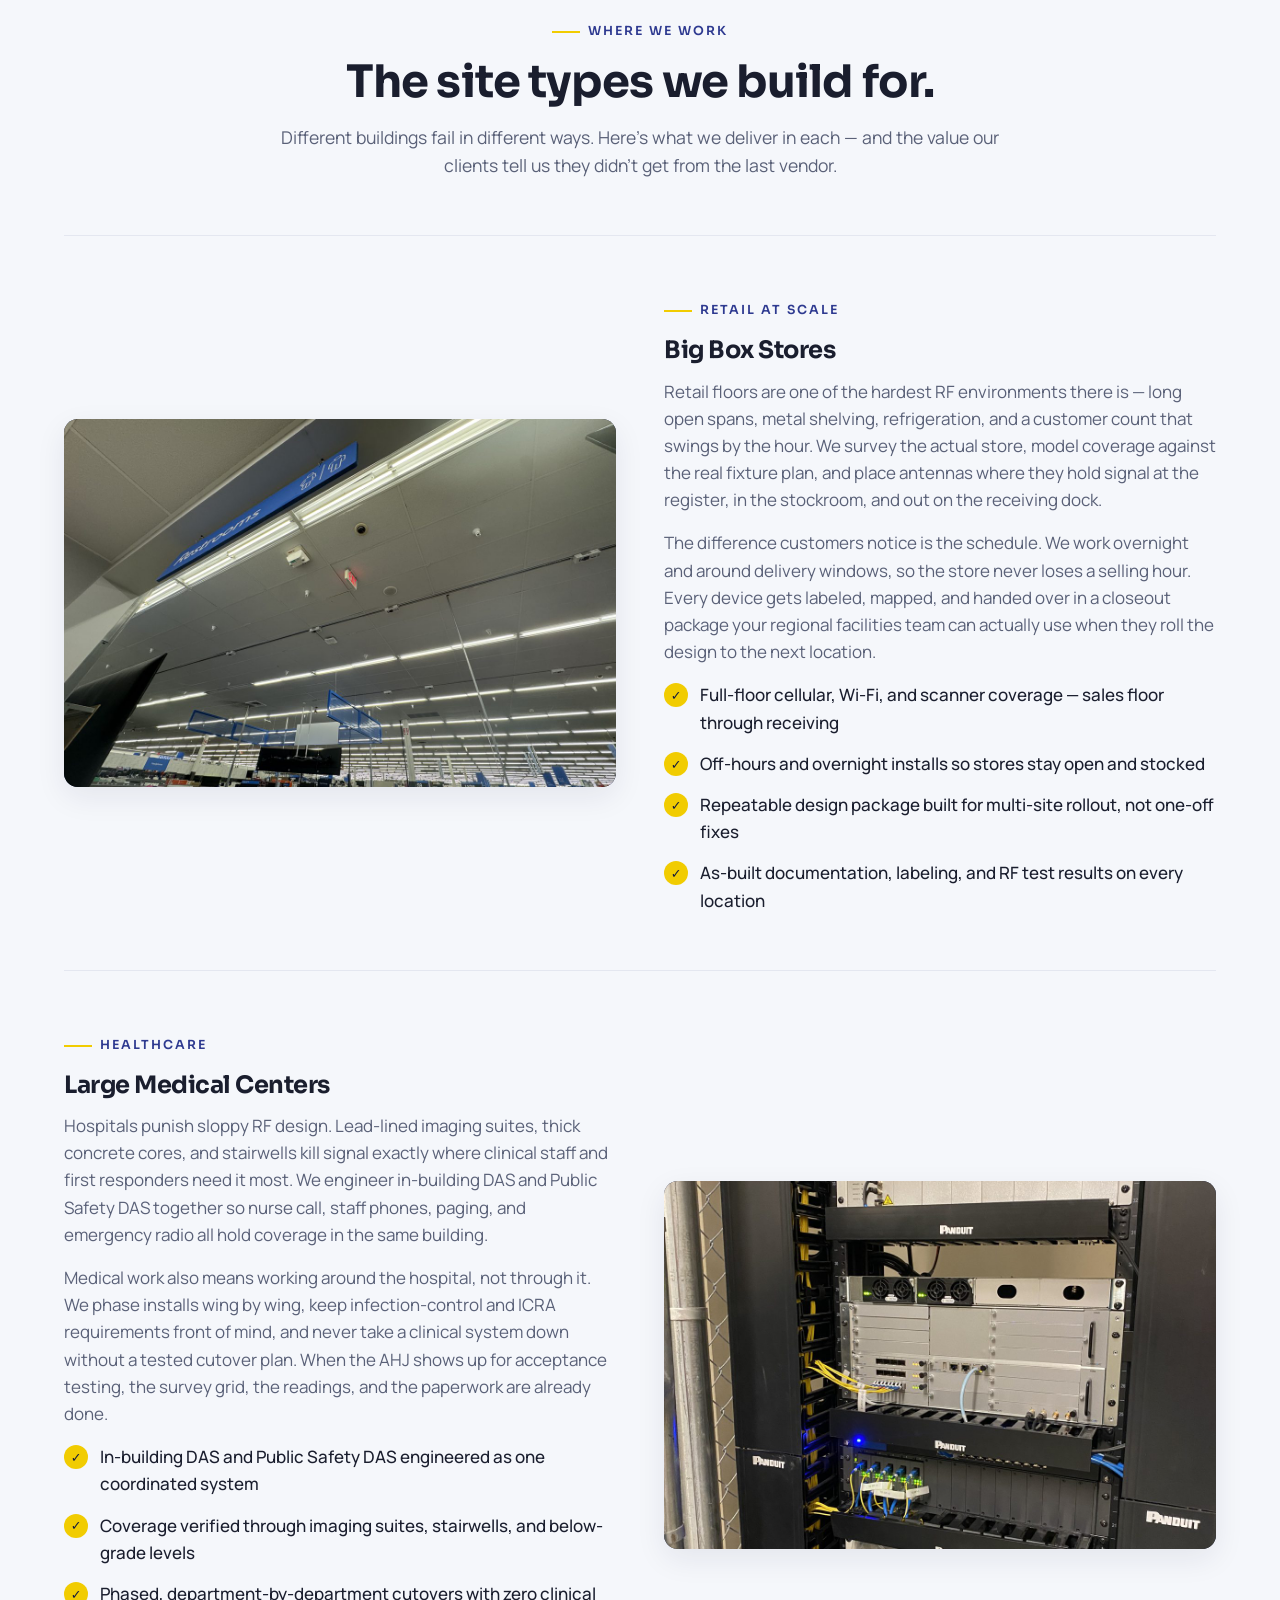
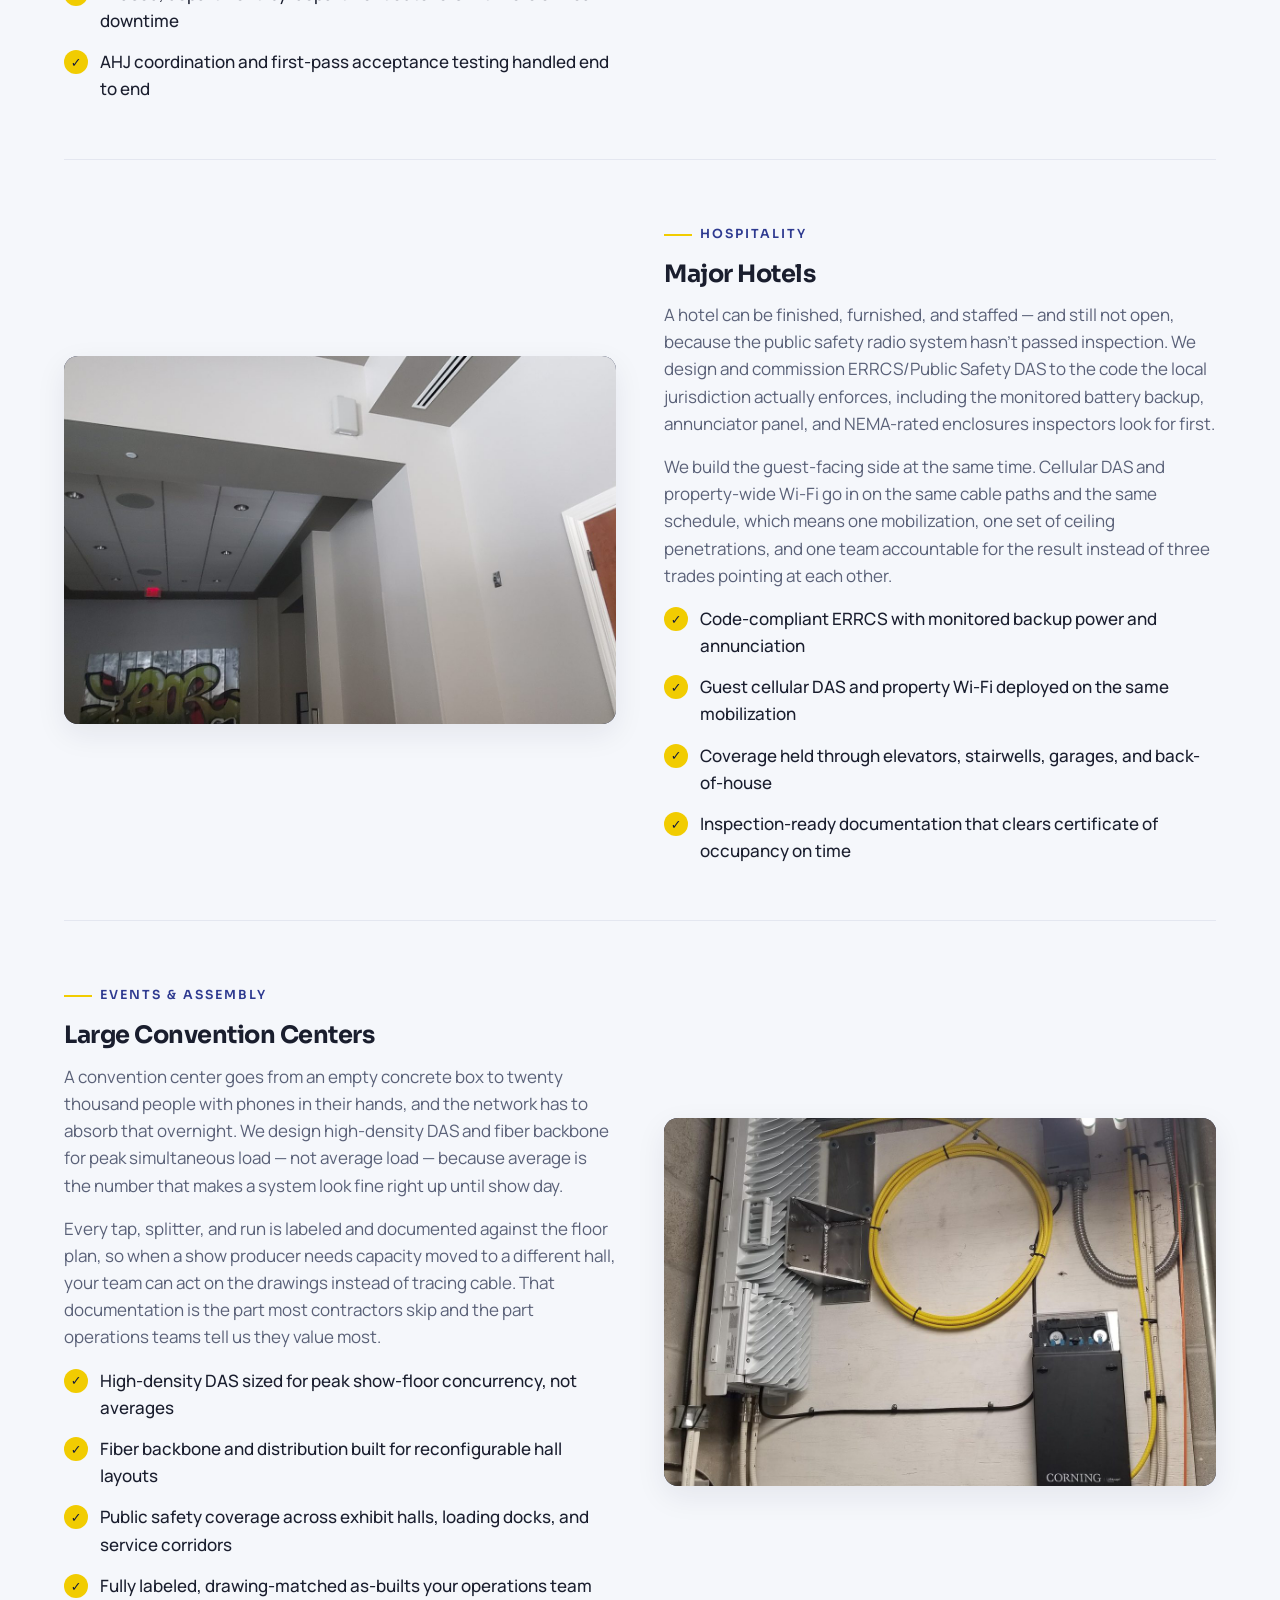
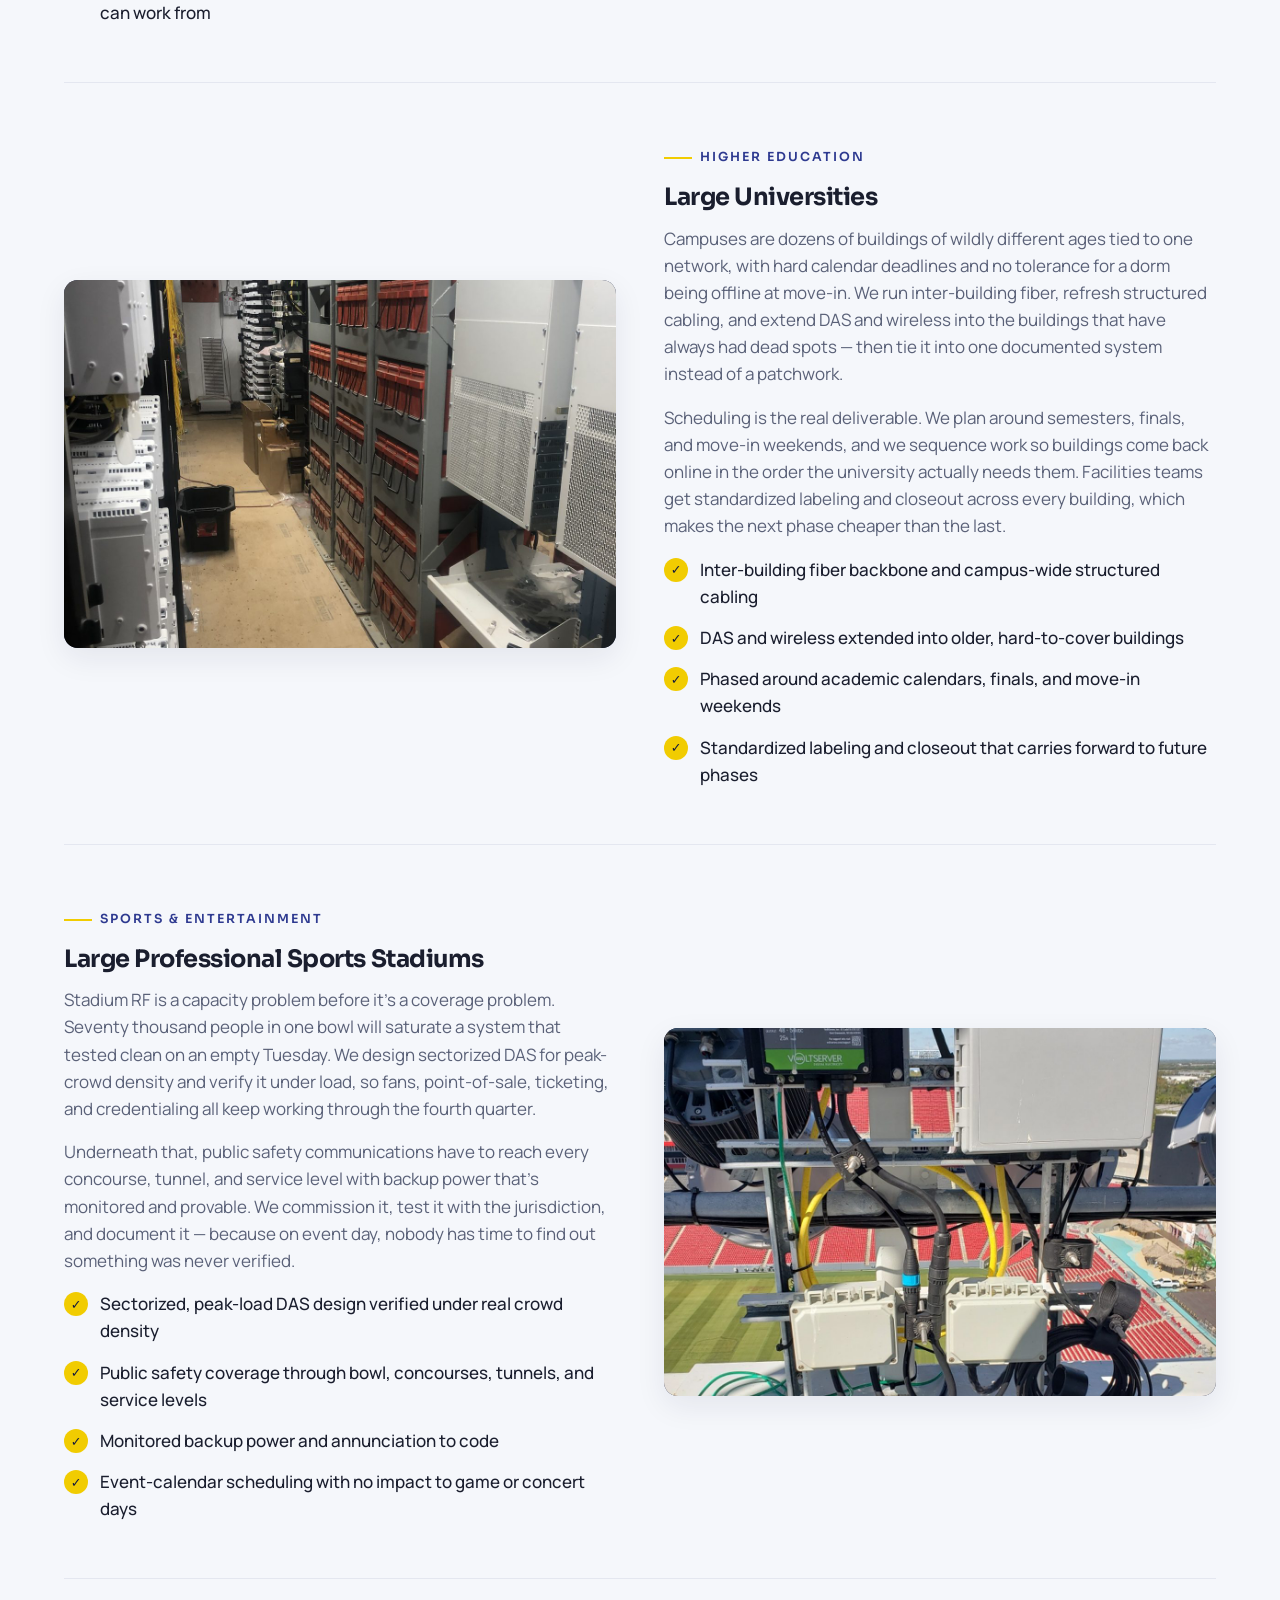
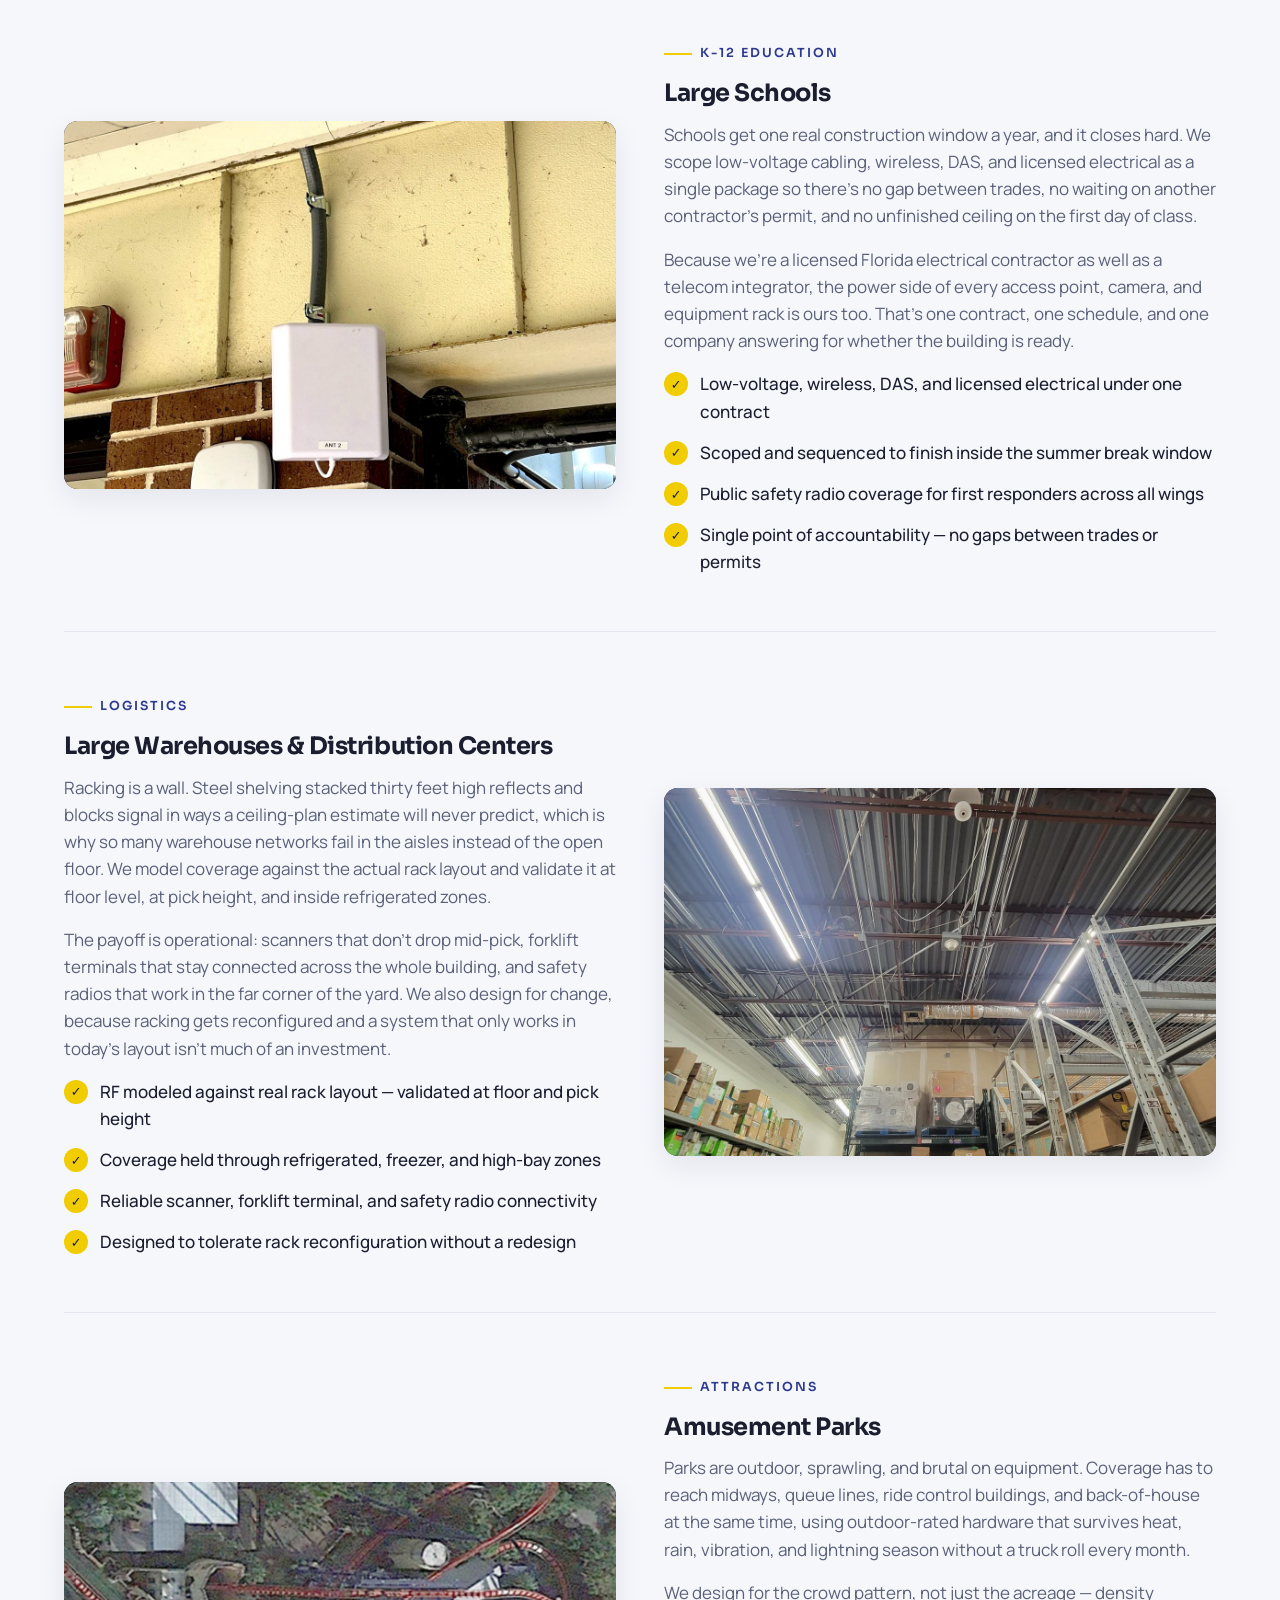
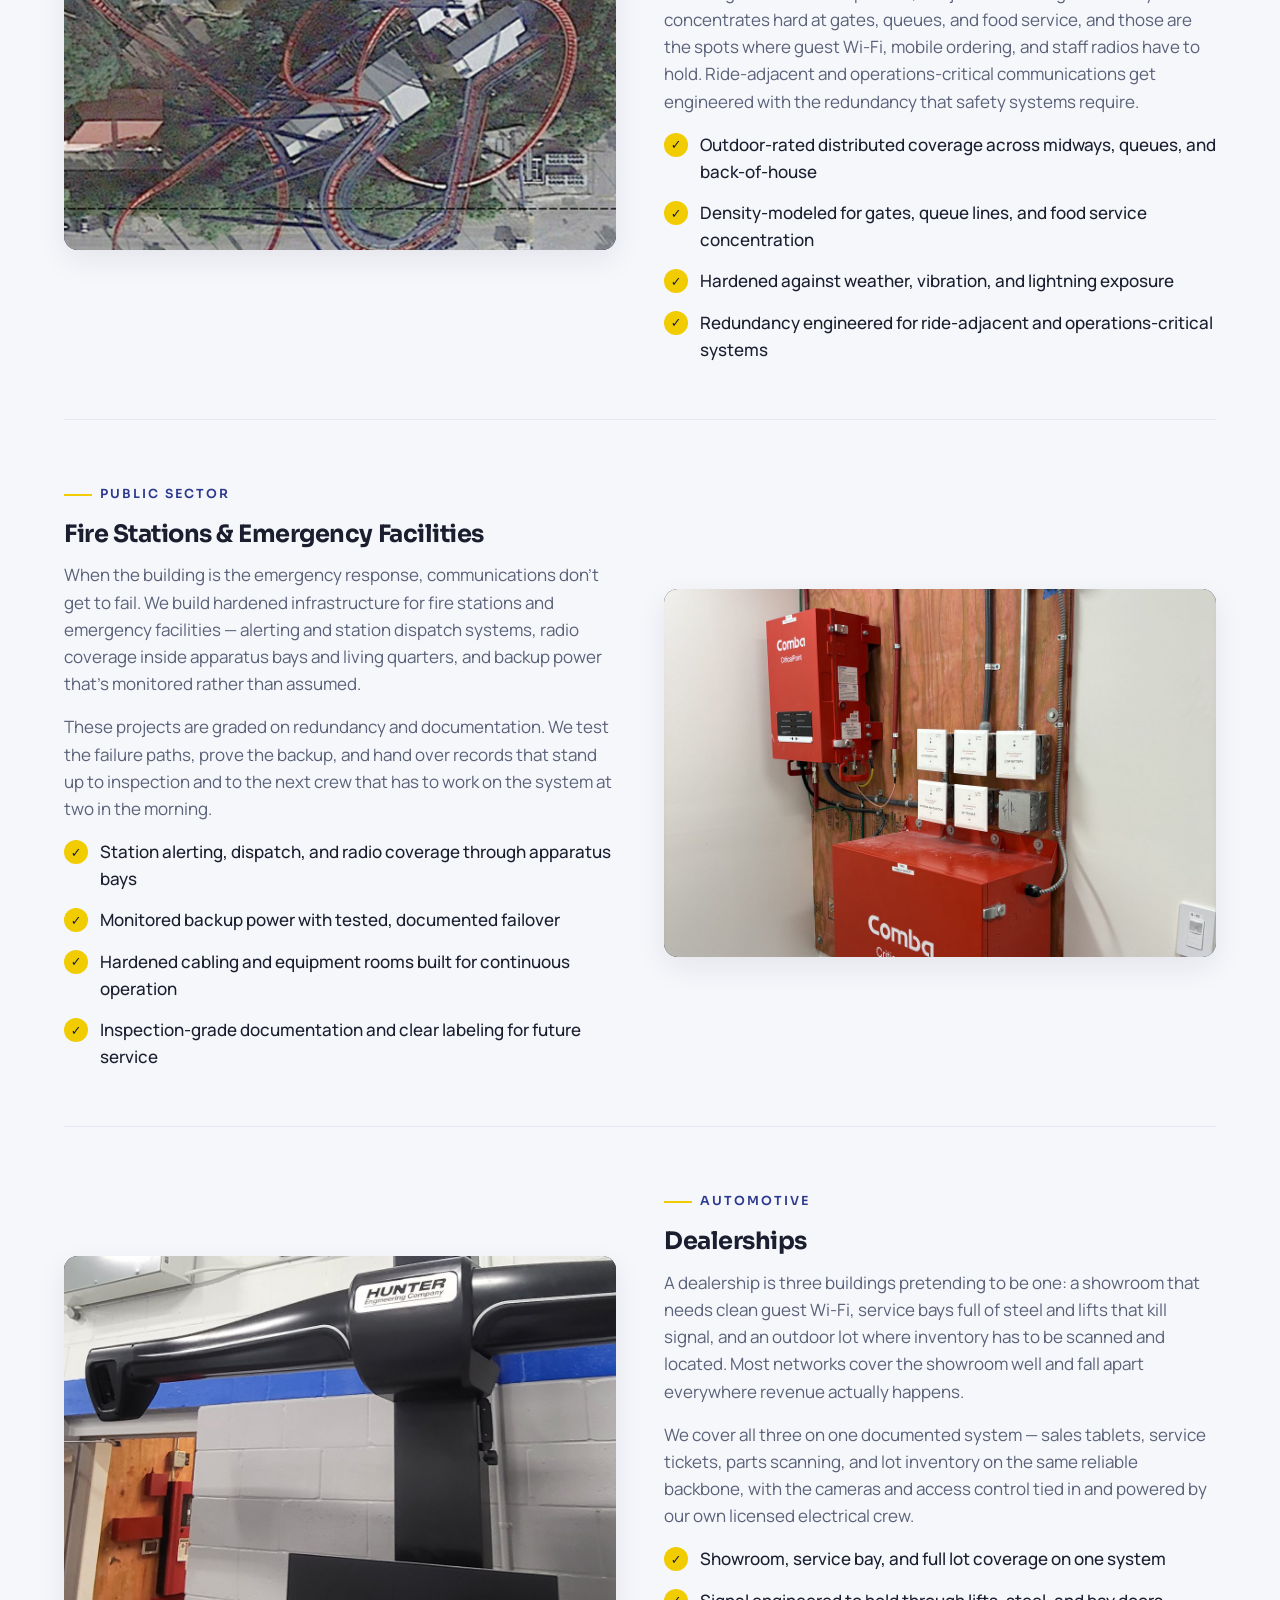
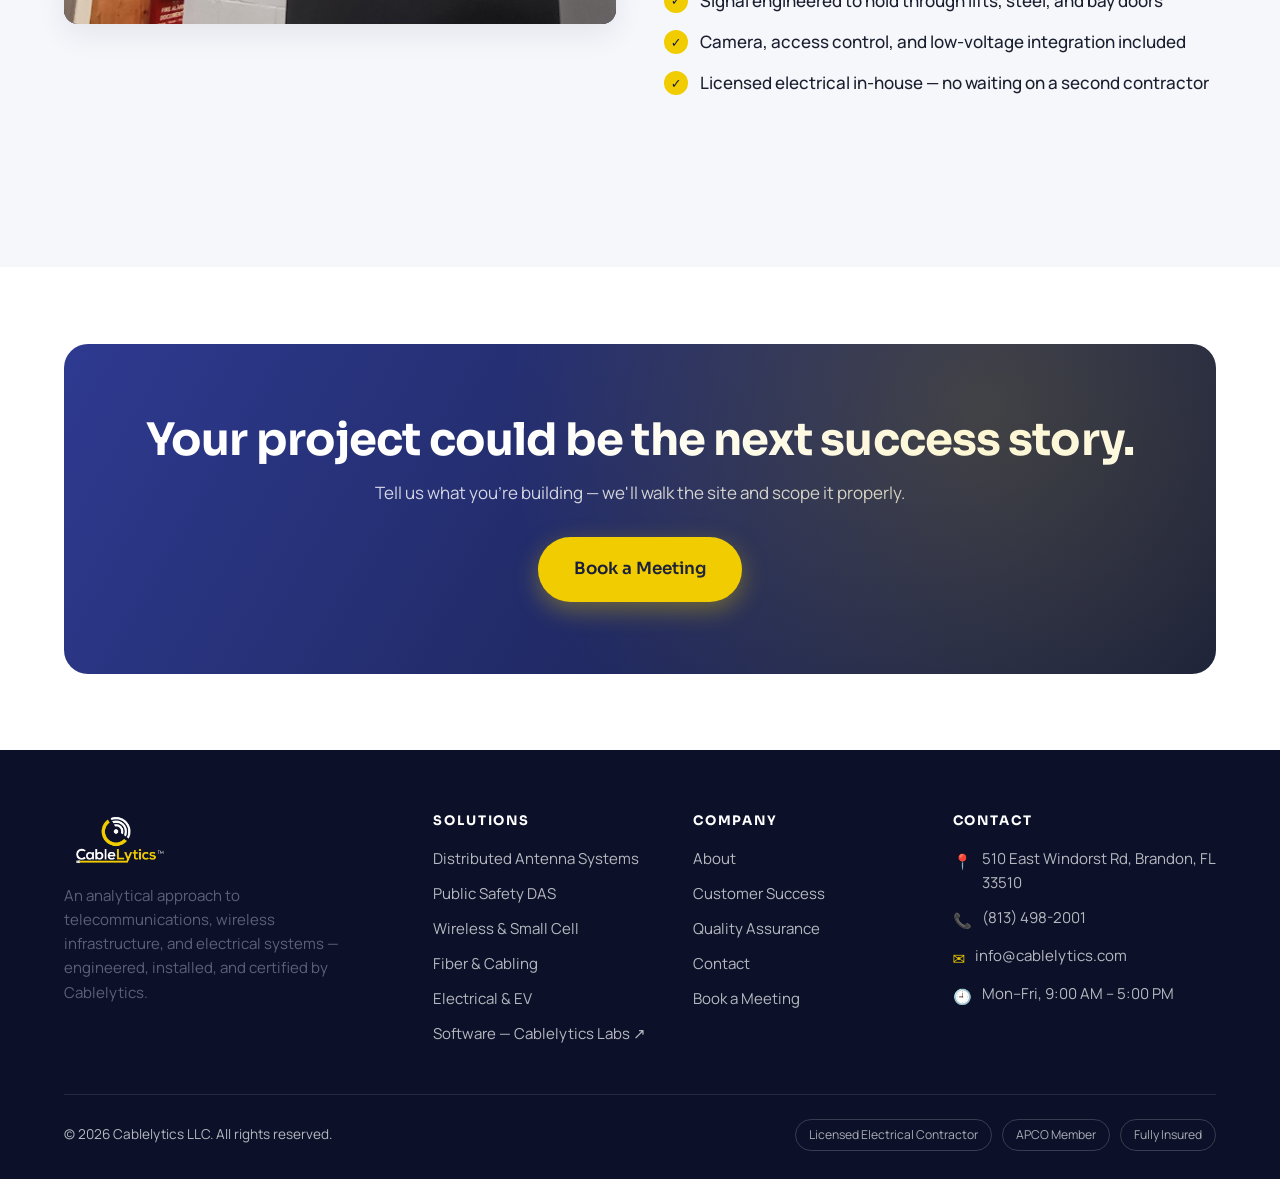
<file: success.html>
<!DOCTYPE html>
<html lang="en">
<head>
  <meta charset="UTF-8" />
  <meta name="viewport" content="width=device-width, initial-scale=1.0" />
  <title>Customer Success | Cablelytics</title>
  <meta name="description" content="Cablelytics delivers DAS, Public Safety DAS, wireless, fiber, and electrical systems for big box stores, medical centers, hotels, convention centers, universities, stadiums, warehouses, schools, amusement parks, fire stations, and dealerships." />
  <link rel="icon" type="image/x-icon" href="assets/favicon.ico" />
  <link rel="icon" type="image/png" sizes="32x32" href="assets/favicon-32.png" />
  <link rel="apple-touch-icon" href="assets/apple-touch-icon.png" />
  <link rel="preconnect" href="https://fonts.googleapis.com" />
  <link rel="preconnect" href="https://fonts.gstatic.com" crossorigin />
  <link href="https://fonts.googleapis.com/css2?family=Sora:wght@400;600;700;800&family=Manrope:wght@400;500;600;700&display=swap" rel="stylesheet" />
  <link rel="stylesheet" href="assets/styles.css" />
</head>
<body>
  <!-- ===================== [HEADER] (same on every page) ===================== -->
  <header class="site-header">
    <nav class="nav container" aria-label="Main navigation">
      <a href="index.html" class="nav__logo" aria-label="Cablelytics home"><img src="assets/cablelytics-logo.png" alt="Cablelytics" /></a>
      <ul class="nav__links" id="navLinks">
        <li><a class="nav__link" href="index.html">Home</a></li>
        <li><a class="nav__link" href="solutions.html">Solutions</a></li>
        <li><a class="nav__link is-active" href="success.html">Customer Success</a></li>
        <li><a class="nav__link" href="quality.html">Quality Assurance</a></li>
        <li><a class="nav__link" href="about.html">About</a></li>
        <li><a class="nav__link" href="contact.html">Contact</a></li>
        <li class="nav__cta"><a class="btn btn--gold btn--sm" href="contact.html#book">Book a Meeting</a></li>
      </ul>
      <button class="nav__toggle" id="navToggle" aria-label="Open menu" aria-expanded="false" aria-controls="navLinks"><span></span><span></span><span></span></button>
    </nav>
  </header>

  <main>
    <section class="section section--dark section--tight">
      <div class="container">
        <span class="eyebrow">Customer Success</span>
        <h1 style="max-width:900px">Proof in the field, not just on paper.</h1>
        <p class="lede" style="color:rgba(255,255,255,0.75);max-width:760px;margin-top:18px">Big box retail floors. Hospital campuses. Stadium bowls. Convention halls. These are the environments where coverage has to work the first time — and where Cablelytics has spent more than two decades delivering.</p>
      </div>
    </section>

    <!-- Why we're different -->
    <section class="section section--tight">
      <div class="container">
        <div class="section-head center">
          <span class="eyebrow">The Cablelytics Difference</span>
          <h2>Most contractors install equipment. We deliver a system you can operate.</h2>
          <p class="lede" style="max-width:820px;margin:16px auto 0">Anyone can hang an antenna. The difference shows up eighteen months later — when a jurisdiction re-inspects, when racking gets reconfigured, when a new facilities manager inherits the building and needs to know what's actually installed. We build for that day.</p>
        </div>
        <div class="sector-grid" style="margin-top:36px">
          <div class="sector-brief reveal"><h3>Engineered, not estimated</h3><p>We survey and RF-model the real building — actual materials, actual fixture and rack layout, actual peak occupancy. Coverage predictions get validated with field readings before we call a site complete, not after a complaint.</p></div>
          <div class="sector-brief reveal"><h3>One accountable partner</h3><p>DAS, public safety, wireless, fiber, structured cabling, and licensed electrical all come from one company. No gaps between trades, no schedule lost waiting on someone else's permit, no finger-pointing when something doesn't work.</p></div>
          <div class="sector-brief reveal"><h3>Code and carrier handled</h3><p>We coordinate with the authority having jurisdiction and with the carriers directly, and we own the acceptance testing. Our clients get systems that pass inspection — not a punch list and a second mobilization.</p></div>
          <div class="sector-brief reveal"><h3>Closeout you can actually use</h3><p>Labeled devices, drawing-matched as-builts, RF test results, and equipment records on every deployment. Facilities teams tell us this is the single biggest difference between us and the last contractor they hired.</p></div>
          <div class="sector-brief reveal"><h3>We work around your operations</h3><p>Overnight retail installs, phased hospital cutovers, summer-break school windows, event-calendar stadium work. The building keeps doing its job while we do ours.</p></div>
          <div class="sector-brief reveal"><h3>Built to scale across sites</h3><p>For multi-location clients we build a repeatable design and documentation standard, so site two is faster and cheaper than site one — and site forty looks exactly like site one when someone has to service it.</p></div>
        </div>
      </div>
    </section>

    <!-- ===================== [SITE TYPES] =====================
         Each block below is one site type. To add another, copy a full
         <div class="sector"> ... </div> and alternate the "sector--flip"
         class so the images keep zig-zagging left/right.
         ==================================================================== -->
    <section class="section section--cloud">
      <div class="container">
        <div class="section-head center">
          <span class="eyebrow">Where We Work</span>
          <h2>The site types we build for.</h2>
          <p class="lede" style="max-width:760px;margin:16px auto 0">Different buildings fail in different ways. Here's what we deliver in each — and the value our clients tell us they didn't get from the last vendor.</p>
        </div>
        <div class="sector reveal" id="big-box-stores">
          <div class="sector__media"><img src="assets/projects/bigbox-retail.jpg" alt="Ceiling-mounted wireless access points and antennas above a big box retail sales floor" loading="lazy" /></div>
          <div class="sector__body">
            <span class="eyebrow">Retail at Scale</span>
            <h3>Big Box Stores</h3>
            <p>Retail floors are one of the hardest RF environments there is — long open spans, metal shelving, refrigeration, and a customer count that swings by the hour. We survey the actual store, model coverage against the real fixture plan, and place antennas where they hold signal at the register, in the stockroom, and out on the receiving dock.</p>
            <p>The difference customers notice is the schedule. We work overnight and around delivery windows, so the store never loses a selling hour. Every device gets labeled, mapped, and handed over in a closeout package your regional facilities team can actually use when they roll the design to the next location.</p>
            <ul class="checklist">
              <li>Full-floor cellular, Wi-Fi, and scanner coverage — sales floor through receiving</li>
              <li>Off-hours and overnight installs so stores stay open and stocked</li>
              <li>Repeatable design package built for multi-site rollout, not one-off fixes</li>
              <li>As-built documentation, labeling, and RF test results on every location</li>
            </ul>
          </div>
        </div>

        <div class="sector sector--flip reveal" id="large-medical-centers">
          <div class="sector__media"><img src="assets/projects/medical-tr.jpg" alt="Structured cabling and network equipment inside a medical center telecommunications room" loading="lazy" /></div>
          <div class="sector__body">
            <span class="eyebrow">Healthcare</span>
            <h3>Large Medical Centers</h3>
            <p>Hospitals punish sloppy RF design. Lead-lined imaging suites, thick concrete cores, and stairwells kill signal exactly where clinical staff and first responders need it most. We engineer in-building DAS and Public Safety DAS together so nurse call, staff phones, paging, and emergency radio all hold coverage in the same building.</p>
            <p>Medical work also means working around the hospital, not through it. We phase installs wing by wing, keep infection-control and ICRA requirements front of mind, and never take a clinical system down without a tested cutover plan. When the AHJ shows up for acceptance testing, the survey grid, the readings, and the paperwork are already done.</p>
            <ul class="checklist">
              <li>In-building DAS and Public Safety DAS engineered as one coordinated system</li>
              <li>Coverage verified through imaging suites, stairwells, and below-grade levels</li>
              <li>Phased, department-by-department cutovers with zero clinical downtime</li>
              <li>AHJ coordination and first-pass acceptance testing handled end to end</li>
            </ul>
          </div>
        </div>

        <div class="sector reveal" id="major-hotels">
          <div class="sector__media"><img src="assets/projects/hotels-corridor.jpg" alt="Ceiling-mounted DAS antenna providing wireless coverage in a hotel corridor and lobby" loading="lazy" /></div>
          <div class="sector__body">
            <span class="eyebrow">Hospitality</span>
            <h3>Major Hotels</h3>
            <p>A hotel can be finished, furnished, and staffed — and still not open, because the public safety radio system hasn't passed inspection. We design and commission ERRCS/Public Safety DAS to the code the local jurisdiction actually enforces, including the monitored battery backup, annunciator panel, and NEMA-rated enclosures inspectors look for first.</p>
            <p>We build the guest-facing side at the same time. Cellular DAS and property-wide Wi-Fi go in on the same cable paths and the same schedule, which means one mobilization, one set of ceiling penetrations, and one team accountable for the result instead of three trades pointing at each other.</p>
            <ul class="checklist">
              <li>Code-compliant ERRCS with monitored backup power and annunciation</li>
              <li>Guest cellular DAS and property Wi-Fi deployed on the same mobilization</li>
              <li>Coverage held through elevators, stairwells, garages, and back-of-house</li>
              <li>Inspection-ready documentation that clears certificate of occupancy on time</li>
            </ul>
          </div>
        </div>

        <div class="sector sector--flip reveal" id="large-convention-centers">
          <div class="sector__media"><img src="assets/projects/convention-das.jpg" alt="DAS remote unit and Corning fiber enclosure mounted in a convention center equipment room" loading="lazy" /></div>
          <div class="sector__body">
            <span class="eyebrow">Events & Assembly</span>
            <h3>Large Convention Centers</h3>
            <p>A convention center goes from an empty concrete box to twenty thousand people with phones in their hands, and the network has to absorb that overnight. We design high-density DAS and fiber backbone for peak simultaneous load — not average load — because average is the number that makes a system look fine right up until show day.</p>
            <p>Every tap, splitter, and run is labeled and documented against the floor plan, so when a show producer needs capacity moved to a different hall, your team can act on the drawings instead of tracing cable. That documentation is the part most contractors skip and the part operations teams tell us they value most.</p>
            <ul class="checklist">
              <li>High-density DAS sized for peak show-floor concurrency, not averages</li>
              <li>Fiber backbone and distribution built for reconfigurable hall layouts</li>
              <li>Public safety coverage across exhibit halls, loading docks, and service corridors</li>
              <li>Fully labeled, drawing-matched as-builts your operations team can work from</li>
            </ul>
          </div>
        </div>

        <div class="sector reveal" id="large-universities">
          <div class="sector__media"><img src="assets/projects/university-mdf.jpg" alt="CommScope DAS headend and fiber distribution rack in a university main distribution frame" loading="lazy" /></div>
          <div class="sector__body">
            <span class="eyebrow">Higher Education</span>
            <h3>Large Universities</h3>
            <p>Campuses are dozens of buildings of wildly different ages tied to one network, with hard calendar deadlines and no tolerance for a dorm being offline at move-in. We run inter-building fiber, refresh structured cabling, and extend DAS and wireless into the buildings that have always had dead spots — then tie it into one documented system instead of a patchwork.</p>
            <p>Scheduling is the real deliverable. We plan around semesters, finals, and move-in weekends, and we sequence work so buildings come back online in the order the university actually needs them. Facilities teams get standardized labeling and closeout across every building, which makes the next phase cheaper than the last.</p>
            <ul class="checklist">
              <li>Inter-building fiber backbone and campus-wide structured cabling</li>
              <li>DAS and wireless extended into older, hard-to-cover buildings</li>
              <li>Phased around academic calendars, finals, and move-in weekends</li>
              <li>Standardized labeling and closeout that carries forward to future phases</li>
            </ul>
          </div>
        </div>

        <div class="sector sector--flip reveal" id="large-professional-sports-stadiums">
          <div class="sector__media"><img src="assets/projects/stadium-voltserver.jpg" alt="VoltServer digital electricity receiver and DAS equipment mounted above a stadium bowl" loading="lazy" /></div>
          <div class="sector__body">
            <span class="eyebrow">Sports & Entertainment</span>
            <h3>Large Professional Sports Stadiums</h3>
            <p>Stadium RF is a capacity problem before it's a coverage problem. Seventy thousand people in one bowl will saturate a system that tested clean on an empty Tuesday. We design sectorized DAS for peak-crowd density and verify it under load, so fans, point-of-sale, ticketing, and credentialing all keep working through the fourth quarter.</p>
            <p>Underneath that, public safety communications have to reach every concourse, tunnel, and service level with backup power that's monitored and provable. We commission it, test it with the jurisdiction, and document it — because on event day, nobody has time to find out something was never verified.</p>
            <ul class="checklist">
              <li>Sectorized, peak-load DAS design verified under real crowd density</li>
              <li>Public safety coverage through bowl, concourses, tunnels, and service levels</li>
              <li>Monitored backup power and annunciation to code</li>
              <li>Event-calendar scheduling with no impact to game or concert days</li>
            </ul>
          </div>
        </div>

        <div class="sector reveal" id="large-schools">
          <div class="sector__media"><img src="assets/projects/schools-antenna.jpg" alt="Exterior DAS antenna and wireless access point mounted at a school entrance" loading="lazy" /></div>
          <div class="sector__body">
            <span class="eyebrow">K-12 Education</span>
            <h3>Large Schools</h3>
            <p>Schools get one real construction window a year, and it closes hard. We scope low-voltage cabling, wireless, DAS, and licensed electrical as a single package so there's no gap between trades, no waiting on another contractor's permit, and no unfinished ceiling on the first day of class.</p>
            <p>Because we're a licensed Florida electrical contractor as well as a telecom integrator, the power side of every access point, camera, and equipment rack is ours too. That's one contract, one schedule, and one company answering for whether the building is ready.</p>
            <ul class="checklist">
              <li>Low-voltage, wireless, DAS, and licensed electrical under one contract</li>
              <li>Scoped and sequenced to finish inside the summer break window</li>
              <li>Public safety radio coverage for first responders across all wings</li>
              <li>Single point of accountability — no gaps between trades or permits</li>
            </ul>
          </div>
        </div>

        <div class="sector sector--flip reveal" id="large-warehouses-&-distribution-centers">
          <div class="sector__media"><img src="assets/projects/warehouse-racking.jpg" alt="High-bay warehouse racking with overhead wireless access points and conduit" loading="lazy" /></div>
          <div class="sector__body">
            <span class="eyebrow">Logistics</span>
            <h3>Large Warehouses & Distribution Centers</h3>
            <p>Racking is a wall. Steel shelving stacked thirty feet high reflects and blocks signal in ways a ceiling-plan estimate will never predict, which is why so many warehouse networks fail in the aisles instead of the open floor. We model coverage against the actual rack layout and validate it at floor level, at pick height, and inside refrigerated zones.</p>
            <p>The payoff is operational: scanners that don't drop mid-pick, forklift terminals that stay connected across the whole building, and safety radios that work in the far corner of the yard. We also design for change, because racking gets reconfigured and a system that only works in today's layout isn't much of an investment.</p>
            <ul class="checklist">
              <li>RF modeled against real rack layout — validated at floor and pick height</li>
              <li>Coverage held through refrigerated, freezer, and high-bay zones</li>
              <li>Reliable scanner, forklift terminal, and safety radio connectivity</li>
              <li>Designed to tolerate rack reconfiguration without a redesign</li>
            </ul>
          </div>
        </div>

        <div class="sector reveal" id="amusement-parks">
          <div class="sector__media"><img src="assets/projects/amusement-park.jpg" alt="Aerial view of an amusement park roller coaster and midway served by distributed wireless coverage" loading="lazy" /></div>
          <div class="sector__body">
            <span class="eyebrow">Attractions</span>
            <h3>Amusement Parks</h3>
            <p>Parks are outdoor, sprawling, and brutal on equipment. Coverage has to reach midways, queue lines, ride control buildings, and back-of-house at the same time, using outdoor-rated hardware that survives heat, rain, vibration, and lightning season without a truck roll every month.</p>
            <p>We design for the crowd pattern, not just the acreage — density concentrates hard at gates, queues, and food service, and those are the spots where guest Wi-Fi, mobile ordering, and staff radios have to hold. Ride-adjacent and operations-critical communications get engineered with the redundancy that safety systems require.</p>
            <ul class="checklist">
              <li>Outdoor-rated distributed coverage across midways, queues, and back-of-house</li>
              <li>Density-modeled for gates, queue lines, and food service concentration</li>
              <li>Hardened against weather, vibration, and lightning exposure</li>
              <li>Redundancy engineered for ride-adjacent and operations-critical systems</li>
            </ul>
          </div>
        </div>

        <div class="sector sector--flip reveal" id="fire-stations-&-emergency-facilities">
          <div class="sector__media"><img src="assets/projects/firestation-bda.jpg" alt="Comba CriticalPoint public safety BDA and battery backup unit installed at a fire station" loading="lazy" /></div>
          <div class="sector__body">
            <span class="eyebrow">Public Sector</span>
            <h3>Fire Stations & Emergency Facilities</h3>
            <p>When the building is the emergency response, communications don't get to fail. We build hardened infrastructure for fire stations and emergency facilities — alerting and station dispatch systems, radio coverage inside apparatus bays and living quarters, and backup power that's monitored rather than assumed.</p>
            <p>These projects are graded on redundancy and documentation. We test the failure paths, prove the backup, and hand over records that stand up to inspection and to the next crew that has to work on the system at two in the morning.</p>
            <ul class="checklist">
              <li>Station alerting, dispatch, and radio coverage through apparatus bays</li>
              <li>Monitored backup power with tested, documented failover</li>
              <li>Hardened cabling and equipment rooms built for continuous operation</li>
              <li>Inspection-grade documentation and clear labeling for future service</li>
            </ul>
          </div>
        </div>

        <div class="sector reveal" id="dealerships">
          <div class="sector__media"><img src="assets/projects/dealership-service-bay.jpg" alt="Hunter wheel alignment system and service bay equipment at an automotive dealership" loading="lazy" /></div>
          <div class="sector__body">
            <span class="eyebrow">Automotive</span>
            <h3>Dealerships</h3>
            <p>A dealership is three buildings pretending to be one: a showroom that needs clean guest Wi-Fi, service bays full of steel and lifts that kill signal, and an outdoor lot where inventory has to be scanned and located. Most networks cover the showroom well and fall apart everywhere revenue actually happens.</p>
            <p>We cover all three on one documented system — sales tablets, service tickets, parts scanning, and lot inventory on the same reliable backbone, with the cameras and access control tied in and powered by our own licensed electrical crew.</p>
            <ul class="checklist">
              <li>Showroom, service bay, and full lot coverage on one system</li>
              <li>Signal engineered to hold through lifts, steel, and bay doors</li>
              <li>Camera, access control, and low-voltage integration included</li>
              <li>Licensed electrical in-house — no waiting on a second contractor</li>
            </ul>
          </div>
        </div>

      </div>
    </section>

    <section class="section section--tight">
      <div class="container"><div class="cta-band reveal">
        <h2>Your project could be the next success story.</h2>
        <p>Tell us what you're building — we'll walk the site and scope it properly.</p>
        <a class="btn btn--gold btn--lg" href="contact.html#book">Book a Meeting</a>
      </div></div>
    </section>
  </main>

  <!-- ===================== [FOOTER] ===================== -->
  <footer class="site-footer">
    <div class="container">
      <div class="footer-grid">
        <div class="footer-brand">
          <img src="assets/cablelytics-logo-footer.png" alt="Cablelytics" />
          <p>An analytical approach to telecommunications, wireless infrastructure, and electrical systems — engineered, installed, and certified by Cablelytics.</p>
        </div>
        <div class="footer-col"><h4>Solutions</h4><ul>
          <li><a href="solutions.html#das">Distributed Antenna Systems</a></li>
          <li><a href="solutions.html#public-safety">Public Safety DAS</a></li>
          <li><a href="solutions.html#wireless">Wireless &amp; Small Cell</a></li>
          <li><a href="solutions.html#fiber">Fiber &amp; Cabling</a></li>
          <li><a href="solutions.html#electrical">Electrical &amp; EV</a></li>
          <li><a href="https://cablelyticslabs.io" target="_blank" rel="noopener">Software — Cablelytics Labs ↗</a></li>
        </ul></div>
        <div class="footer-col"><h4>Company</h4><ul>
          <li><a href="about.html">About</a></li>
          <li><a href="success.html">Customer Success</a></li>
          <li><a href="quality.html">Quality Assurance</a></li>
          <li><a href="contact.html">Contact</a></li>
          <li><a href="contact.html#book">Book a Meeting</a></li>
        </ul></div>
        <div class="footer-col"><h4>Contact</h4><ul class="footer-contact">
          <li><span class="ico" aria-hidden="true">📍</span> 510 East Windorst Rd, Brandon, FL 33510</li>
          <li><span class="ico" aria-hidden="true">📞</span> <a href="tel:+18134982001">(813) 498-2001</a></li>
          <li><span class="ico" aria-hidden="true">✉️</span> <a href="mailto:info@cablelytics.com">info@cablelytics.com</a></li>
          <li><span class="ico" aria-hidden="true">🕘</span> Mon–Fri, 9:00 AM – 5:00 PM</li>
        </ul></div>
      </div>
      <div class="footer-bottom">
        <span>© 2026 Cablelytics LLC. All rights reserved.</span>
        <div class="footer-badges"><span>Licensed Electrical Contractor</span><span>APCO Member</span><span>Fully Insured</span></div>
      </div>
    </div>
  </footer>
  <script src="assets/main.js"></script>
</body>
</html>
</file>
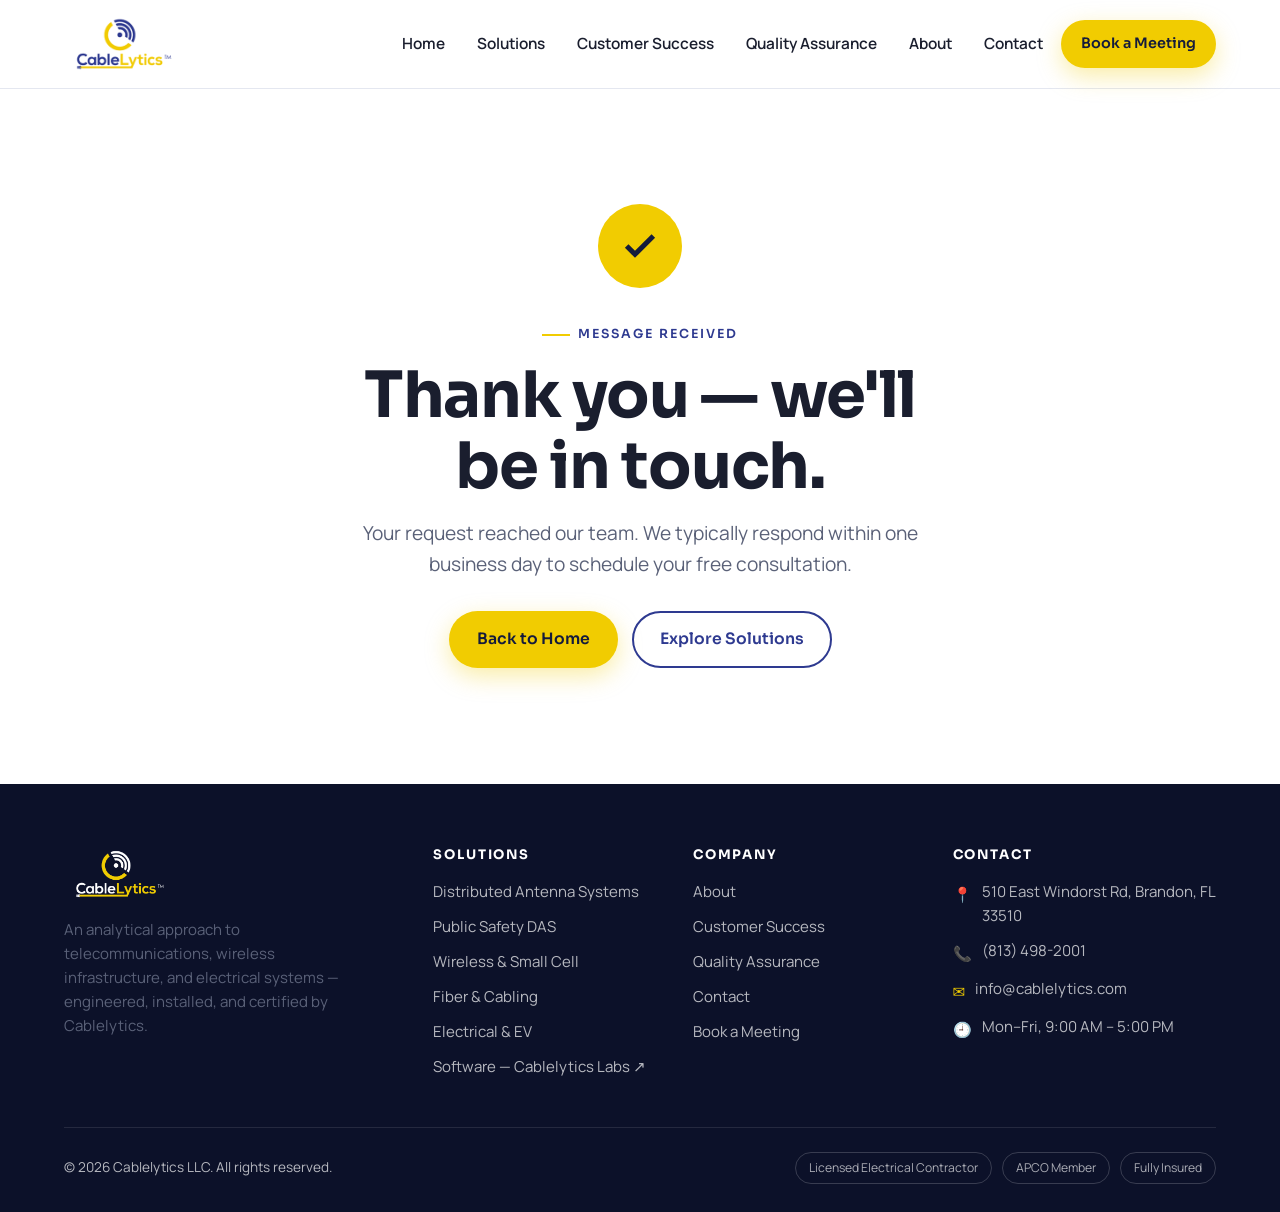
<file: thank-you.html>
<!DOCTYPE html>
<html lang="en">
<head>
  <meta charset="UTF-8" />
  <meta name="viewport" content="width=device-width, initial-scale=1.0" />
  <title>Thank You | Cablelytics</title>
  <meta name="description" content="Thanks for contacting Cablelytics. We'll respond within one business day." />
  <link rel="icon" type="image/x-icon" href="assets/favicon.ico" />
  <link rel="icon" type="image/png" sizes="32x32" href="assets/favicon-32.png" />
  <link rel="apple-touch-icon" href="assets/apple-touch-icon.png" />
  <link rel="preconnect" href="https://fonts.googleapis.com" />
  <link rel="preconnect" href="https://fonts.gstatic.com" crossorigin />
  <link href="https://fonts.googleapis.com/css2?family=Sora:wght@400;600;700;800&family=Manrope:wght@400;500;600;700&display=swap" rel="stylesheet" />
  <link rel="stylesheet" href="assets/styles.css" />
</head>
<body>
  <!-- ===================== [HEADER] (same on every page) ===================== -->
  <header class="site-header">
    <nav class="nav container" aria-label="Main navigation">
      <a href="index.html" class="nav__logo" aria-label="Cablelytics home"><img src="assets/cablelytics-logo.png" alt="Cablelytics" /></a>
      <ul class="nav__links" id="navLinks">
        <li><a class="nav__link" href="index.html">Home</a></li>
        <li><a class="nav__link" href="solutions.html">Solutions</a></li>
        <li><a class="nav__link" href="success.html">Customer Success</a></li>
        <li><a class="nav__link" href="quality.html">Quality Assurance</a></li>
        <li><a class="nav__link" href="about.html">About</a></li>
        <li><a class="nav__link" href="contact.html">Contact</a></li>
        <li class="nav__cta"><a class="btn btn--gold btn--sm" href="contact.html#book">Book a Meeting</a></li>
      </ul>
      <button class="nav__toggle" id="navToggle" aria-label="Open menu" aria-expanded="false" aria-controls="navLinks"><span></span><span></span><span></span></button>
    </nav>
  </header>

  <main>
    <section class="section" style="min-height:60vh;display:grid;place-items:center;text-align:center">
      <div class="container" style="max-width:620px">
        <div style="width:84px;height:84px;border-radius:50%;background:var(--gold);display:grid;place-items:center;margin:0 auto 28px">
          <svg width="40" height="40" viewBox="0 0 24 24" fill="none" stroke="#141B3C" stroke-width="3"><path d="M20 6 9 17l-5-5"/></svg>
        </div>
        <span class="eyebrow center" style="justify-content:center">Message received</span>
        <h1>Thank you — we'll be in touch.</h1>
        <p class="lede" style="margin-top:16px">Your request reached our team. We typically respond within one business day to schedule your free consultation.</p>
        <div style="margin-top:32px;display:flex;gap:14px;justify-content:center;flex-wrap:wrap">
          <a class="btn btn--gold" href="index.html">Back to Home</a>
          <a class="btn btn--ghost" href="solutions.html">Explore Solutions</a>
        </div>
      </div>
    </section>
  </main>

  <!-- ===================== [FOOTER] ===================== -->
  <footer class="site-footer">
    <div class="container">
      <div class="footer-grid">
        <div class="footer-brand">
          <img src="assets/cablelytics-logo-footer.png" alt="Cablelytics" />
          <p>An analytical approach to telecommunications, wireless infrastructure, and electrical systems — engineered, installed, and certified by Cablelytics.</p>
        </div>
        <div class="footer-col"><h4>Solutions</h4><ul>
          <li><a href="solutions.html#das">Distributed Antenna Systems</a></li>
          <li><a href="solutions.html#public-safety">Public Safety DAS</a></li>
          <li><a href="solutions.html#wireless">Wireless &amp; Small Cell</a></li>
          <li><a href="solutions.html#fiber">Fiber &amp; Cabling</a></li>
          <li><a href="solutions.html#electrical">Electrical &amp; EV</a></li>
          <li><a href="https://cablelyticslabs.io" target="_blank" rel="noopener">Software — Cablelytics Labs ↗</a></li>
        </ul></div>
        <div class="footer-col"><h4>Company</h4><ul>
          <li><a href="about.html">About</a></li>
          <li><a href="success.html">Customer Success</a></li>
          <li><a href="quality.html">Quality Assurance</a></li>
          <li><a href="contact.html">Contact</a></li>
          <li><a href="contact.html#book">Book a Meeting</a></li>
        </ul></div>
        <div class="footer-col"><h4>Contact</h4><ul class="footer-contact">
          <li><span class="ico" aria-hidden="true">📍</span> 510 East Windorst Rd, Brandon, FL 33510</li>
          <li><span class="ico" aria-hidden="true">📞</span> <a href="tel:+18134982001">(813) 498-2001</a></li>
          <li><span class="ico" aria-hidden="true">✉️</span> <a href="mailto:info@cablelytics.com">info@cablelytics.com</a></li>
          <li><span class="ico" aria-hidden="true">🕘</span> Mon–Fri, 9:00 AM – 5:00 PM</li>
        </ul></div>
      </div>
      <div class="footer-bottom">
        <span>© 2026 Cablelytics LLC. All rights reserved.</span>
        <div class="footer-badges"><span>Licensed Electrical Contractor</span><span>APCO Member</span><span>Fully Insured</span></div>
      </div>
    </div>
  </footer>
  <script src="assets/main.js"></script>
</body>
</html>
</file>
<file: assets/styles.css>
/* ============================================================================
   CABLELYTICS — MAIN STYLESHEET
   ----------------------------------------------------------------------------
   This one file controls the look of every page. It is organized top-to-bottom:
     1. BRAND SETTINGS  (colors, fonts, spacing — EDIT THESE to re-theme)
     2. Base & resets
     3. Layout helpers
     4. Header / navigation
     5. Buttons & calls-to-action
     6. Hero
     7. Sections (solutions, stats, testimonials, etc.)
     8. Forms
     9. Footer
    10. Animations & responsive (mobile) rules

   NON-DEVELOPER TIP: To change brand colors or fonts, you ONLY need section 1.
   ========================================================================== */


/* ============================================================================
   1. BRAND SETTINGS  ←★ EDIT HERE to recolor or re-font the whole site
   ----------------------------------------------------------------------------
   These are "CSS variables." Change a value once here and it updates sitewide.
   Colors are pulled from the official Cablelytics logo.
   ========================================================================== */
:root {
  /* ---- Brand colors (from the logo) ---- */
  --gold:        #F1CC01;   /* Cablelytics yellow/gold — primary accent */
  --gold-dark:   #D4B200;   /* Slightly darker gold for hovers */
  --blue:        #2E3A90;   /* Cablelytics deep blue — primary brand color */
  --blue-light:  #4757C4;   /* Lighter blue for accents/gradients */
  --navy:        #141B3C;   /* Very dark navy — used for dark sections/hero */
  --navy-deep:   #0C1129;   /* Deepest navy — hero overlay base */

  /* ---- Neutrals ---- */
  --ink:         #1A1E2E;   /* Main dark text color */
  --slate:       #5A6178;   /* Secondary/muted text */
  --line:        #E4E7F0;   /* Light hairline borders */
  --cloud:       #F5F7FB;   /* Light section background */
  --white:       #FFFFFF;

  /* ---- Typography ---- */
  --font-display: 'Sora', system-ui, -apple-system, sans-serif;  /* Headlines */
  --font-body:    'Manrope', system-ui, -apple-system, sans-serif;/* Body text */

  /* ---- Layout ---- */
  --maxw:        1200px;    /* Max content width (the centered column) */
  --radius:      14px;      /* Rounded-corner size for cards/buttons */
  --radius-sm:   8px;
  --gap:         24px;      /* Default spacing unit */

  /* ---- Effects ---- */
  --shadow:      0 10px 30px rgba(20, 27, 60, 0.08);
  --shadow-lg:   0 24px 60px rgba(20, 27, 60, 0.16);
  --ease:        cubic-bezier(.22, .61, .36, 1);
}


/* ============================================================================
   2. BASE & RESETS
   ========================================================================== */
*, *::before, *::after { box-sizing: border-box; margin: 0; padding: 0; }

html { scroll-behavior: smooth; -webkit-text-size-adjust: 100%; }

body {
  font-family: var(--font-body);
  color: var(--ink);
  background: var(--white);
  line-height: 1.6;
  font-size: 17px;
  overflow-x: hidden;
}

img { max-width: 100%; height: auto; display: block; }
a { color: inherit; text-decoration: none; }
ul { list-style: none; }

h1, h2, h3, h4 {
  font-family: var(--font-display);
  line-height: 1.1;
  font-weight: 700;
  letter-spacing: -0.02em;
  color: var(--ink);
}
h1 { font-size: clamp(2.4rem, 5vw, 4rem); }
h2 { font-size: clamp(1.9rem, 3.5vw, 2.8rem); }
h3 { font-size: clamp(1.2rem, 2vw, 1.5rem); }

p { color: var(--slate); }

/* Keyboard accessibility: visible focus ring */
:focus-visible {
  outline: 3px solid var(--gold);
  outline-offset: 2px;
  border-radius: 4px;
}


/* ============================================================================
   3. LAYOUT HELPERS
   ========================================================================== */
.container {            /* Centered content column — wrap page content in this */
  width: 100%;
  max-width: var(--maxw);
  margin-inline: auto;
  padding-inline: 24px;
}

.section {              /* Standard vertical spacing for a page section */
  padding-block: clamp(64px, 9vw, 120px);
}

.section--tight { padding-block: clamp(48px, 6vw, 80px); }

.section--dark {        /* Dark navy section (light text) */
  background: var(--navy);
  color: var(--white);
}
.section--dark h1, .section--dark h2, .section--dark h3 { color: var(--white); }
.section--dark p { color: rgba(255,255,255,0.72); }

.section--cloud { background: var(--cloud); }

/* Eyebrow = the small uppercase label above a heading */
.eyebrow {
  display: inline-flex;
  align-items: center;
  gap: 8px;
  font-family: var(--font-display);
  font-size: 0.78rem;
  font-weight: 600;
  letter-spacing: 0.16em;
  text-transform: uppercase;
  color: var(--blue);
  margin-bottom: 16px;
}
.eyebrow::before {
  content: "";
  width: 28px; height: 2px;
  background: var(--gold);
}
.section--dark .eyebrow { color: var(--gold); }

.section-head { max-width: 720px; margin-bottom: 56px; }
.section-head.center { margin-inline: auto; text-align: center; }
.section-head p { font-size: 1.1rem; margin-top: 14px; }

.lede { font-size: 1.2rem; color: var(--slate); }


/* ============================================================================
   4. HEADER / NAVIGATION
   ----------------------------------------------------------------------------
   Light, clean header. All nav items are plain links.
   ========================================================================== */
.site-header {
  position: sticky;
  top: 0;
  z-index: 100;
  background: rgba(255,255,255,0.88);
  backdrop-filter: saturate(180%) blur(12px);
  -webkit-backdrop-filter: saturate(180%) blur(12px);
  border-bottom: 1px solid var(--line);
}

.nav {
  display: flex;
  align-items: center;
  justify-content: space-between;
  gap: 24px;
  height: 88px;
}

.nav__logo img { height: 56px; width: auto; }  /*  ←★ Header logo size. Increase/decrease this height to resize the logo. */

.nav__links {
  display: flex;
  align-items: center;
  gap: 4px;
}

.nav__link {
  display: inline-block;
  padding: 10px 14px;
  font-weight: 600;
  font-size: 0.96rem;
  color: var(--ink);
  border-radius: var(--radius-sm);
  transition: color .2s var(--ease), background .2s var(--ease);
}
.nav__link:hover { color: var(--blue); background: var(--cloud); }
.nav__link.is-active { color: var(--blue); }


/* Mobile hamburger button (hidden on desktop) */
.nav__toggle {
  display: none;
  flex-direction: column;
  gap: 5px;
  width: 44px; height: 44px;
  align-items: center; justify-content: center;
  background: none; border: none; cursor: pointer;
}
.nav__toggle span {
  width: 24px; height: 2px; background: var(--ink);
  border-radius: 2px; transition: transform .3s var(--ease), opacity .3s var(--ease);
}


/* ============================================================================
   5. BUTTONS & CALLS-TO-ACTION
   ========================================================================== */
.btn {
  display: inline-flex;
  align-items: center;
  justify-content: center;
  gap: 9px;
  padding: 14px 26px;
  font-family: var(--font-display);
  font-weight: 600;
  font-size: 0.98rem;
  border-radius: 999px;
  border: 2px solid transparent;
  cursor: pointer;
  transition: transform .15s var(--ease), box-shadow .2s var(--ease), background .2s var(--ease), color .2s var(--ease);
  white-space: nowrap;
}
.btn:hover { transform: translateY(-2px); }

/* ---- Centered button wrapper ----------------------------------------------
   Wrap any .btn in <div class="btn-center"> to center it horizontally,
   regardless of how the surrounding text is aligned. Used on the home page
   for "Learn About Our Company" and "See What We Deliver on Sites Like Yours".
   -------------------------------------------------------------------------- */
.btn-center { display: flex; justify-content: center; width: 100%; }

/* Long button labels must not overflow narrow screens: allow the text to wrap
   onto a second line and cap the button at the container width. */
@media (max-width: 760px) {
  .btn {
    max-width: 100%;
    white-space: normal;      /* let long labels wrap instead of overflowing */
    text-align: center;
    padding-left: 20px;
    padding-right: 20px;
  }
}

.btn:active { transform: translateY(0); }

/* Primary = gold "Book a meeting" — the main action everywhere */
.btn--gold {
  background: var(--gold);
  color: var(--navy);
  box-shadow: 0 8px 24px rgba(241,204,1,0.35);
}
.btn--gold:hover { background: var(--gold-dark); box-shadow: 0 12px 30px rgba(241,204,1,0.45); }

/* Blue solid */
.btn--blue { background: var(--blue); color: var(--white); }
.btn--blue:hover { background: #25307a; }

/* Outline (on light bg) */
.btn--ghost { background: transparent; color: var(--blue); border-color: var(--blue); }
.btn--ghost:hover { background: var(--blue); color: var(--white); }

/* Outline on dark bg */
.btn--ghost-light { background: transparent; color: var(--white); border-color: rgba(255,255,255,0.4); }
.btn--ghost-light:hover { background: var(--white); color: var(--navy); border-color: var(--white); }

.btn--sm { padding: 10px 18px; font-size: 0.9rem; }
.btn--lg { padding: 17px 34px; font-size: 1.05rem; }


/* ============================================================================
   6. HERO
   ========================================================================== */
.hero {
  position: relative;
  background: var(--navy-deep);
  color: var(--white);
  overflow: hidden;
}
.hero__bg {                 /* Background photo */
  position: absolute;
  inset: 0;
  background-image: url('hero.jpg');   /*  ←★ Hero image lives here. Replace assets/hero.jpg to change it. */
  background-size: cover;
  background-position: center;
  opacity: 0.5;
}
.hero__overlay {            /* Dark gradient so text stays readable */
  position: absolute; inset: 0;
  background: linear-gradient(115deg, rgba(12,17,41,0.96) 0%, rgba(12,17,41,0.82) 45%, rgba(46,58,144,0.55) 100%);
}
.hero__grid {               /* subtle tech grid texture */
  position: absolute; inset: 0;
  background-image:
    linear-gradient(rgba(255,255,255,0.04) 1px, transparent 1px),
    linear-gradient(90deg, rgba(255,255,255,0.04) 1px, transparent 1px);
  background-size: 60px 60px;
  mask-image: radial-gradient(ellipse at 70% 30%, black, transparent 75%);
}
.hero__inner {
  position: relative;
  z-index: 2;
  padding-block: clamp(80px, 13vw, 160px);
  max-width: 780px;
}
.hero h1 { color: var(--white); }
.hero h1 .accent { color: var(--gold); }
.hero__sub {
  font-size: clamp(1.05rem, 1.7vw, 1.3rem);
  color: rgba(255,255,255,0.82);
  margin-top: 22px;
  max-width: 620px;
}
.hero__cta { display: flex; flex-wrap: wrap; gap: 14px; margin-top: 36px; }

/* Trust strip under the hero (credentials/badges) */
.hero__trust {
  position: relative; z-index: 2;
  display: flex; flex-wrap: wrap; gap: 28px;
  align-items: center;
  padding-block: 22px;
  border-top: 1px solid rgba(255,255,255,0.12);
}
.hero__trust span {
  display: inline-flex; align-items: center; gap: 9px;
  font-size: 0.9rem; color: rgba(255,255,255,0.7); font-weight: 600;
}
.hero__trust .dot { width: 7px; height: 7px; border-radius: 50%; background: var(--gold); }


/* ============================================================================
   7. SECTIONS
   ========================================================================== */

/* ---- Solutions grid (cards) ---- */
.solutions-grid {
  display: grid;
  grid-template-columns: repeat(auto-fit, minmax(290px, 1fr));
  gap: 22px;
}
.solution-card {
  background: var(--white);
  border: 1px solid var(--line);
  border-radius: var(--radius);
  overflow: hidden;
  display: flex;
  flex-direction: column;
  transition: transform .25s var(--ease), box-shadow .25s var(--ease), border-color .25s var(--ease);
}
.solution-card:hover { transform: translateY(-6px); box-shadow: var(--shadow-lg); border-color: transparent; }
.solution-card__media { aspect-ratio: 16/10; overflow: hidden; background: var(--navy); }
.solution-card__media img { width: 100%; height: 100%; object-fit: cover; transition: transform .5s var(--ease); }
.solution-card:hover .solution-card__media img { transform: scale(1.06); }
.solution-card__body { padding: 24px; display: flex; flex-direction: column; flex: 1; }
.solution-card__body h3 { margin-bottom: 10px; }
.solution-card__body p { font-size: 0.95rem; flex: 1; }
.solution-card__link {
  margin-top: 18px; font-family: var(--font-display); font-weight: 600;
  font-size: 0.92rem; color: var(--blue); display: inline-flex; align-items: center; gap: 7px;
}
.solution-card__link::after { content: "→"; transition: transform .2s var(--ease); }
.solution-card:hover .solution-card__link::after { transform: translateX(4px); }

/* Icon-only solution list (compact, on Solutions page) */
.feature-list { display: grid; grid-template-columns: repeat(auto-fit, minmax(280px,1fr)); gap: 20px; }
.feature {
  display: flex; gap: 16px; padding: 24px;
  border: 1px solid var(--line); border-radius: var(--radius); background: var(--white);
  transition: box-shadow .2s var(--ease), transform .2s var(--ease);
}
.feature:hover { box-shadow: var(--shadow); transform: translateY(-3px); }
.feature .ico {
  flex: none; width: 48px; height: 48px; border-radius: 10px;
  display: grid; place-items: center; color: var(--blue);
  background: rgba(46,58,144,0.08);
}
.feature h3 { font-size: 1.15rem; margin-bottom: 6px; }
.feature p { font-size: 0.93rem; }

/* ---- Stats band ---- */
.stats {
  display: grid;
  grid-template-columns: repeat(4, 1fr);
  gap: 20px;
}
.stat { text-align: center; padding: 16px; position: relative; }
.stat:not(:last-child)::after {
  content: ""; position: absolute; right: -10px; top: 20%; height: 60%;
  width: 1px; background: rgba(255,255,255,0.14);
}
.stat__num {
  font-family: var(--font-display);
  font-size: clamp(2.6rem, 5vw, 3.8rem);
  font-weight: 800;
  line-height: 1;
  color: var(--gold);
  letter-spacing: -0.03em;
}
.stat__num .suffix { color: var(--white); }
.stat__label {
  margin-top: 10px;
  font-size: 0.82rem;
  letter-spacing: 0.14em;
  text-transform: uppercase;
  color: rgba(255,255,255,0.62);
  font-weight: 600;
}

/* ---- Split feature (image + text) ---- */
.split { display: grid; grid-template-columns: 1fr 1fr; gap: clamp(32px, 5vw, 72px); align-items: center; }
.split__media img { border-radius: var(--radius); box-shadow: var(--shadow-lg); width: 100%; }
.split--reverse .split__media { order: 2; }
.checklist { margin-top: 24px; display: grid; gap: 14px; }
.checklist li { display: flex; gap: 12px; align-items: flex-start; color: var(--ink); font-weight: 500; }
.checklist li::before {
  content: "✓"; flex: none; width: 24px; height: 24px; border-radius: 50%;
  background: var(--gold); color: var(--navy); font-weight: 800; font-size: 0.8rem;
  display: grid; place-items: center; margin-top: 2px;
}

/* ---- Testimonials ---- */
.testimonials-grid { display: grid; grid-template-columns: repeat(auto-fit, minmax(300px,1fr)); gap: 24px; }
.testimonial {
  background: var(--white); border: 1px solid var(--line);
  border-radius: var(--radius); padding: 32px; position: relative;
}
.testimonial::before {
  content: "\201C"; font-family: Georgia, serif; font-size: 5rem; color: var(--gold);
  position: absolute; top: 6px; left: 22px; line-height: 1; opacity: 0.5;
}
.testimonial__quote { position: relative; font-size: 1.05rem; color: var(--ink); margin-bottom: 22px; padding-top: 18px; }
.testimonial__author { display: flex; align-items: center; gap: 12px; }
.testimonial__avatar {
  width: 46px; height: 46px; border-radius: 50%; flex: none;
  background: var(--blue); color: var(--gold); display: grid; place-items: center;
  font-family: var(--font-display); font-weight: 700;
}
.testimonial__author b { font-family: var(--font-display); display: block; font-size: 0.96rem; }
.testimonial__author span { font-size: 0.85rem; color: var(--slate); }
.stars { color: var(--gold); letter-spacing: 2px; margin-bottom: 12px; font-size: 0.9rem; }

/* ---- Logo / clients strip ---- */
.clients { display: flex; flex-wrap: wrap; gap: 14px 40px; align-items: center; justify-content: center; }
.clients span {
  font-family: var(--font-display); font-weight: 700; font-size: 1.1rem;
  color: var(--slate); opacity: 0.7;
}

/* ---- CTA band ---- */
.cta-band {
  background: linear-gradient(120deg, var(--blue) 0%, var(--navy) 100%);
  border-radius: 24px;
  padding: clamp(40px, 6vw, 72px);
  text-align: center;
  color: var(--white);
  position: relative;
  overflow: hidden;
}
.cta-band::after {
  content: ""; position: absolute; inset: 0;
  background: radial-gradient(circle at 80% 20%, rgba(241,204,1,0.18), transparent 50%);
}
.cta-band h2 { color: var(--white); position: relative; }
.cta-band p { color: rgba(255,255,255,0.8); position: relative; margin: 14px auto 30px; max-width: 560px; }
.cta-band .btn { position: relative; }

/* ---- Process / steps (Quality Assurance) ---- */
.steps { display: grid; gap: 20px; }
.step {
  display: grid; grid-template-columns: auto 1fr; gap: 24px; align-items: start;
  padding: 28px; background: var(--white); border: 1px solid var(--line); border-radius: var(--radius);
}
.step__num {
  font-family: var(--font-display); font-weight: 800; font-size: 1.4rem;
  width: 56px; height: 56px; border-radius: 12px; display: grid; place-items: center;
  background: var(--navy); color: var(--gold);
}
.step h3 { margin-bottom: 8px; }

/* ---- Cablelytics 360 badge (circular signature) ---- */
.badge360 {
  position: relative;
  width: min(360px, 78vw);
  aspect-ratio: 1;
  margin-inline: auto;
  display: grid;
  place-items: center;
}
.badge360__ring {                 /* rotating dashed ring */
  position: absolute; inset: 0;
  border-radius: 50%;
  border: 2px dashed rgba(241,204,1,0.55);
  animation: spin360 40s linear infinite;
}
.badge360__ring--inner {
  inset: 34px;
  border-style: solid;
  border-color: rgba(255,255,255,0.14);
  animation-duration: 26s;
  animation-direction: reverse;
}
@keyframes spin360 { to { transform: rotate(360deg); } }
.badge360__core {
  text-align: center;
  z-index: 2;
}
.badge360__core .n {
  display: block;
  font-family: var(--font-display);
  font-weight: 800;
  font-size: clamp(3.6rem, 9vw, 5.4rem);
  line-height: 1;
  color: var(--gold);
  letter-spacing: -0.04em;
}
.badge360__core .t {
  display: block;
  font-family: var(--font-display);
  font-weight: 600;
  letter-spacing: 0.24em;
  text-transform: uppercase;
  font-size: 0.8rem;
  color: rgba(255,255,255,0.75);
  margin-top: 8px;
}
/* Little dots that sit on the ring */
.badge360__dot {
  position: absolute; width: 12px; height: 12px; border-radius: 50%;
  background: var(--gold); z-index: 2;
  box-shadow: 0 0 0 5px rgba(241,204,1,0.15);
}
.badge360__dot.d1 { top: -6px; left: 50%; transform: translateX(-50%); }
.badge360__dot.d2 { top: 50%; right: -6px; transform: translateY(-50%); }
.badge360__dot.d3 { bottom: -6px; left: 50%; transform: translateX(-50%); }
.badge360__dot.d4 { top: 50%; left: -6px; transform: translateY(-50%); }

/* ---- 360 pillar cards (People / Partnership / Technology / Data) ---- */
.pillars { display: grid; grid-template-columns: repeat(auto-fit, minmax(230px,1fr)); gap: 20px; }
.pillar {
  padding: 28px 24px;
  border: 1px solid var(--line);
  border-radius: var(--radius);
  background: var(--white);
  transition: transform .2s var(--ease), box-shadow .2s var(--ease);
}
.pillar:hover { transform: translateY(-4px); box-shadow: var(--shadow); }
.pillar .ico {
  width: 48px; height: 48px; border-radius: 12px; margin-bottom: 16px;
  display: grid; place-items: center; color: var(--blue);
  background: rgba(46,58,144,0.08);
}
.pillar h3 { font-size: 1.15rem; margin-bottom: 8px; }
.pillar p { font-size: 0.93rem; }

/* ---- Pricing cards ---- */
.pricing-grid { display: grid; grid-template-columns: repeat(auto-fit, minmax(280px,1fr)); gap: 24px; align-items: stretch; }
.price-card {
  background: var(--white); border: 1px solid var(--line); border-radius: var(--radius);
  padding: 34px 30px; display: flex; flex-direction: column;
}
.price-card--featured { border-color: var(--blue); box-shadow: var(--shadow-lg); position: relative; }
.price-card--featured::before {
  content: "Most Requested"; position: absolute; top: -13px; left: 50%; transform: translateX(-50%);
  background: var(--gold); color: var(--navy); font-family: var(--font-display);
  font-size: 0.72rem; font-weight: 700; letter-spacing: 0.08em; text-transform: uppercase;
  padding: 5px 16px; border-radius: 999px;
}
.price-card h3 { font-size: 1.3rem; }
.price-card__price { font-family: var(--font-display); font-size: 2.4rem; font-weight: 800; color: var(--ink); margin: 14px 0 4px; }
.price-card__price small { font-size: 0.95rem; color: var(--slate); font-weight: 500; }
.price-card__note { font-size: 0.85rem; color: var(--slate); margin-bottom: 22px; }
.price-card ul { display: grid; gap: 12px; margin-bottom: 28px; flex: 1; }
.price-card li { display: flex; gap: 10px; font-size: 0.93rem; color: var(--ink); }
.price-card li::before { content: "✓"; color: var(--blue); font-weight: 800; }


/* ============================================================================
   8. FORMS  (Netlify-ready)
   ========================================================================== */
.form-card {
  background: var(--white);
  border: 1px solid var(--line);
  border-radius: var(--radius);
  padding: clamp(26px, 4vw, 44px);
  box-shadow: var(--shadow);
}
.field { margin-bottom: 18px; }
.field label {
  display: block; font-family: var(--font-display); font-weight: 600;
  font-size: 0.88rem; margin-bottom: 8px; color: var(--ink);
}
.field .req { color: var(--blue); }
.field input, .field select, .field textarea {
  width: 100%;
  padding: 13px 15px;
  font-family: var(--font-body);
  font-size: 1rem;
  color: var(--ink);
  background: var(--cloud);
  border: 1px solid var(--line);
  border-radius: var(--radius-sm);
  transition: border-color .15s var(--ease), background .15s var(--ease), box-shadow .15s var(--ease);
}
.field input:focus, .field select:focus, .field textarea:focus {
  outline: none; border-color: var(--blue); background: var(--white);
  box-shadow: 0 0 0 4px rgba(46,58,144,0.1);
}
.field textarea { resize: vertical; min-height: 130px; }
.field-row { display: grid; grid-template-columns: 1fr 1fr; gap: 18px; }
.form-note { font-size: 0.85rem; color: var(--slate); margin-top: 6px; }
/* Honeypot anti-spam field — must stay hidden */
.hidden-field { position: absolute; left: -9999px; }


/* ============================================================================
   9. FOOTER
   ========================================================================== */
.site-footer { background: var(--navy-deep); color: rgba(255,255,255,0.7); padding-block: 64px 28px; }
.footer-grid { display: grid; grid-template-columns: 1.5fr 1fr 1fr 1.2fr; gap: 40px; margin-bottom: 48px; }
.site-footer h4 {
  color: var(--white); font-family: var(--font-display); font-size: 0.82rem;
  letter-spacing: 0.14em; text-transform: uppercase; margin-bottom: 18px;
}
.site-footer a { color: rgba(255,255,255,0.7); transition: color .15s var(--ease); }
.site-footer a:hover { color: var(--gold); }
.footer-col ul { display: grid; gap: 11px; font-size: 0.94rem; }
.footer-brand img { height: 52px; width: auto; margin-bottom: 18px; background: transparent; padding: 0; }
.footer-brand p { font-size: 0.94rem; max-width: 300px; }
.footer-contact li { display: flex; gap: 10px; font-size: 0.94rem; align-items: flex-start; }
.footer-contact .ico { color: var(--gold); flex: none; margin-top: 3px; }
.footer-bottom {
  border-top: 1px solid rgba(255,255,255,0.1); padding-top: 24px;
  display: flex; flex-wrap: wrap; gap: 14px; justify-content: space-between; align-items: center;
  font-size: 0.85rem;
}
.footer-badges { display: flex; gap: 10px; flex-wrap: wrap; }
.footer-badges span {
  border: 1px solid rgba(255,255,255,0.18); border-radius: 999px;
  padding: 5px 13px; font-size: 0.76rem; color: rgba(255,255,255,0.65);
}


/* ============================================================================
   10. ANIMATIONS & RESPONSIVE
   ========================================================================== */

/* Scroll-reveal: elements with .reveal fade up when they enter the viewport.
   (Triggered by the tiny script in assets/main.js) */
.reveal { opacity: 0; transform: translateY(24px); transition: opacity .7s var(--ease), transform .7s var(--ease); }
.reveal.is-visible { opacity: 1; transform: none; }

/* Respect users who prefer reduced motion */
@media (prefers-reduced-motion: reduce) {
  * { animation: none !important; transition: none !important; scroll-behavior: auto !important; }
  .reveal { opacity: 1; transform: none; }
}

/* ---- Tablet ---- */
@media (max-width: 980px) {
  .footer-grid { grid-template-columns: 1fr 1fr; gap: 32px; }
  .split { grid-template-columns: 1fr; }
  .split--reverse .split__media { order: 0; }
  .stats { grid-template-columns: repeat(2, 1fr); gap: 32px 20px; }
  .stat:nth-child(2)::after { display: none; }
}

/* ---- Mobile ---- */
@media (max-width: 760px) {
  body { font-size: 16px; }

  /* Show hamburger, hide desktop links */
  .nav__toggle { display: flex; }
  .nav__links {
    position: fixed;
    top: 88px; left: 0; right: 0;
    background: var(--white);
    flex-direction: column;
    align-items: stretch;
    gap: 4px;
    padding: 16px 20px 28px;
    border-bottom: 1px solid var(--line);
    box-shadow: var(--shadow-lg);
    transform: translateY(-130%);
    transition: transform .35s var(--ease);
    max-height: calc(100vh - 88px);
    overflow-y: auto;
  }
  .nav__links.is-open { transform: translateY(0); }
  .nav__link { padding: 13px 14px; font-size: 1.05rem; border-radius: var(--radius-sm); }
  .nav__cta { margin-top: 8px; }
  .nav__cta .btn { width: 100%; }


  .field-row { grid-template-columns: 1fr; }
  .footer-grid { grid-template-columns: 1fr; }
  .footer-bottom { flex-direction: column; align-items: flex-start; }
  .hero__cta .btn { width: 100%; }
}


/* ============================================================================
   11. SECTOR MARQUEE (home page "Where We Work" auto-scrolling carousel)
   ----------------------------------------------------------------------------
   An infinite, automatically moving row of site-type cards. The track holds the
   same list of cards TWICE; the animation slides it left by exactly 50% and
   loops, so the seam is invisible. Pauses on hover/focus.
   To add a card: add it to BOTH copies of the list in index.html.
   ========================================================================== */
/* The carousel is a horizontally scrolling row of cards with prev/next arrows
   and clickable dots. It auto-advances slowly, pauses on hover/focus/touch,
   and uses native scrolling (not a CSS transform animation) — which is far
   smoother on phones and lets users flick through it directly.
   ---------------------------------------------------------------------------
   SPEED: change AUTOPLAY_MS in assets/main.js (higher = slower).
   ========================================================================== */
.section--marquee { overflow: hidden; }

.carousel { position: relative; display: flex; align-items: center; gap: 8px; }

.carousel__viewport {
  overflow-x: auto;
  overflow-y: hidden;
  scroll-behavior: smooth;
  scroll-snap-type: x mandatory;
  -webkit-overflow-scrolling: touch;
  scrollbar-width: none;              /* Firefox */
  -ms-overflow-style: none;           /* IE/Edge */
  flex: 1 1 auto;
  min-width: 0;
  padding: 6px 0 14px;
}
.carousel__viewport::-webkit-scrollbar { display: none; }   /* Chrome/Safari */

.carousel__track {
  display: -webkit-box;
  display: -ms-flexbox;
  display: flex;
  -ms-flex-wrap: nowrap;
      flex-wrap: nowrap;
  gap: 24px;
  padding: 0 4px;
}

/* ---- Arrows ---- */
.carousel__arrow {
  flex: 0 0 auto;
  width: 44px; height: 44px;
  display: inline-flex; align-items: center; justify-content: center;
  border-radius: 999px;
  border: 1px solid var(--line);
  background: var(--white);
  color: var(--blue);
  box-shadow: var(--shadow);
  cursor: pointer;
  transition: background .2s var(--ease), color .2s var(--ease), opacity .2s var(--ease);
  z-index: 2;
}
.carousel__arrow:hover { background: var(--blue); color: var(--white); }
.carousel__arrow:focus-visible { outline: 3px solid var(--gold); outline-offset: 2px; }
.carousel__arrow[disabled] { opacity: .35; cursor: default; }
.carousel__arrow[disabled]:hover { background: var(--white); color: var(--blue); }

/* ---- Dots ---- */
.carousel__dots {
  display: flex; justify-content: center; flex-wrap: wrap;
  gap: 8px; margin-top: 14px;
}
.carousel__dot {
  width: 9px; height: 9px; padding: 0;
  border-radius: 999px; border: none; cursor: pointer;
  background: rgba(46,58,144,.22);
  transition: background .2s var(--ease), transform .2s var(--ease);
}
.carousel__dot:hover { background: rgba(46,58,144,.45); }
.carousel__dot[aria-current="true"] { background: var(--blue); transform: scale(1.35); }
.carousel__dot:focus-visible { outline: 2px solid var(--gold); outline-offset: 3px; }

/* ---- Cards ---- */
.sector-card {
  -webkit-box-flex: 0;
  -ms-flex: 0 0 320px;
  flex: 0 0 320px;
  width: 320px;
  scroll-snap-align: start;
  display: -webkit-box;
  display: -ms-flexbox;
  display: flex;
  -webkit-box-orient: vertical;
  -webkit-box-direction: normal;
  -ms-flex-direction: column;
  flex-direction: column;
  background: var(--white);
  border: 1px solid var(--line);
  border-radius: var(--radius);
  overflow: hidden;
  box-shadow: var(--shadow);
  transition: transform .3s var(--ease), box-shadow .3s var(--ease);
}
.sector-card:hover { transform: translateY(-4px); box-shadow: var(--shadow-lg); }
.sector-card__media { position: relative; aspect-ratio: 16/10; overflow: hidden; background: var(--navy); }
/* Fallback for browsers without aspect-ratio support (older Safari/Firefox) */
@supports not (aspect-ratio: 16/10) {
  .sector-card__media { height: 0; padding-top: 62.5%; }
  .sector-card__media img { position: absolute; inset: 0; }
}
.sector-card__media img { width: 100%; height: 100%; object-fit: cover; display: block; }
.sector-card__body { padding: 20px 22px 24px; }
.sector-card__tag {
  display: inline-block; font-family: var(--font-display); font-weight: 700;
  font-size: 0.7rem; letter-spacing: .08em; text-transform: uppercase;
  color: var(--blue); background: rgba(46,58,144,.08);
  padding: 4px 10px; border-radius: 999px; margin-bottom: 10px;
}
.sector-card__body h3 { font-size: 1.05rem; margin-bottom: 8px; }
.sector-card__body p  { font-size: 0.92rem; margin: 0; }

@media (max-width: 760px) {
  /* One card fills most of the screen so it reads cleanly on a phone. */
  .sector-card { flex: 0 0 82vw; width: 82vw; max-width: 330px; }
  .carousel__track { gap: 16px; }
  .carousel__arrow { width: 38px; height: 38px; }
  .carousel { gap: 4px; }
}

/* ============================================================================
   12. SECTOR DETAIL BLOCKS (Customer Success page)
   ----------------------------------------------------------------------------
   Alternating image / text rows describing each site type we build for.
   Add class "sector--flip" to reverse the image to the right side.
   ========================================================================== */
.sector {
  display: grid;
  grid-template-columns: 1fr 1fr;
  gap: 48px;
  align-items: center;
  padding: 56px 0;
  border-top: 1px solid var(--line);
}
.sector:first-of-type { border-top: none; padding-top: 12px; }
.sector--flip .sector__media { order: 2; }
.sector__media {
  border-radius: var(--radius);
  overflow: hidden;
  box-shadow: var(--shadow);
  aspect-ratio: 3/2;
  background: var(--navy);
}
.sector__media img { width: 100%; height: 100%; object-fit: cover; display: block; }
.sector__body h3 { font-size: 1.5rem; margin-bottom: 14px; }
.sector__body p { margin-bottom: 16px; }
.sector__body .checklist { margin-top: 4px; }

/* Text-only sectors (no photo) sit in a simple card grid */
.sector-grid { display: grid; grid-template-columns: repeat(auto-fit, minmax(320px,1fr)); gap: 24px; }
.sector-brief {
  background: var(--white); border: 1px solid var(--line);
  border-radius: var(--radius); padding: 26px 24px; box-shadow: var(--shadow);
  transition: transform .3s var(--ease), box-shadow .3s var(--ease);
}
.sector-brief:hover { transform: translateY(-5px); box-shadow: var(--shadow-lg); }
.sector-brief h3 { font-size: 1.12rem; margin-bottom: 10px; }
.sector-brief p { font-size: 0.94rem; margin: 0; }

@media (max-width: 860px) {
  .sector { grid-template-columns: 1fr; gap: 28px; padding: 40px 0; }
  .sector--flip .sector__media { order: 0; }
}
</file>
